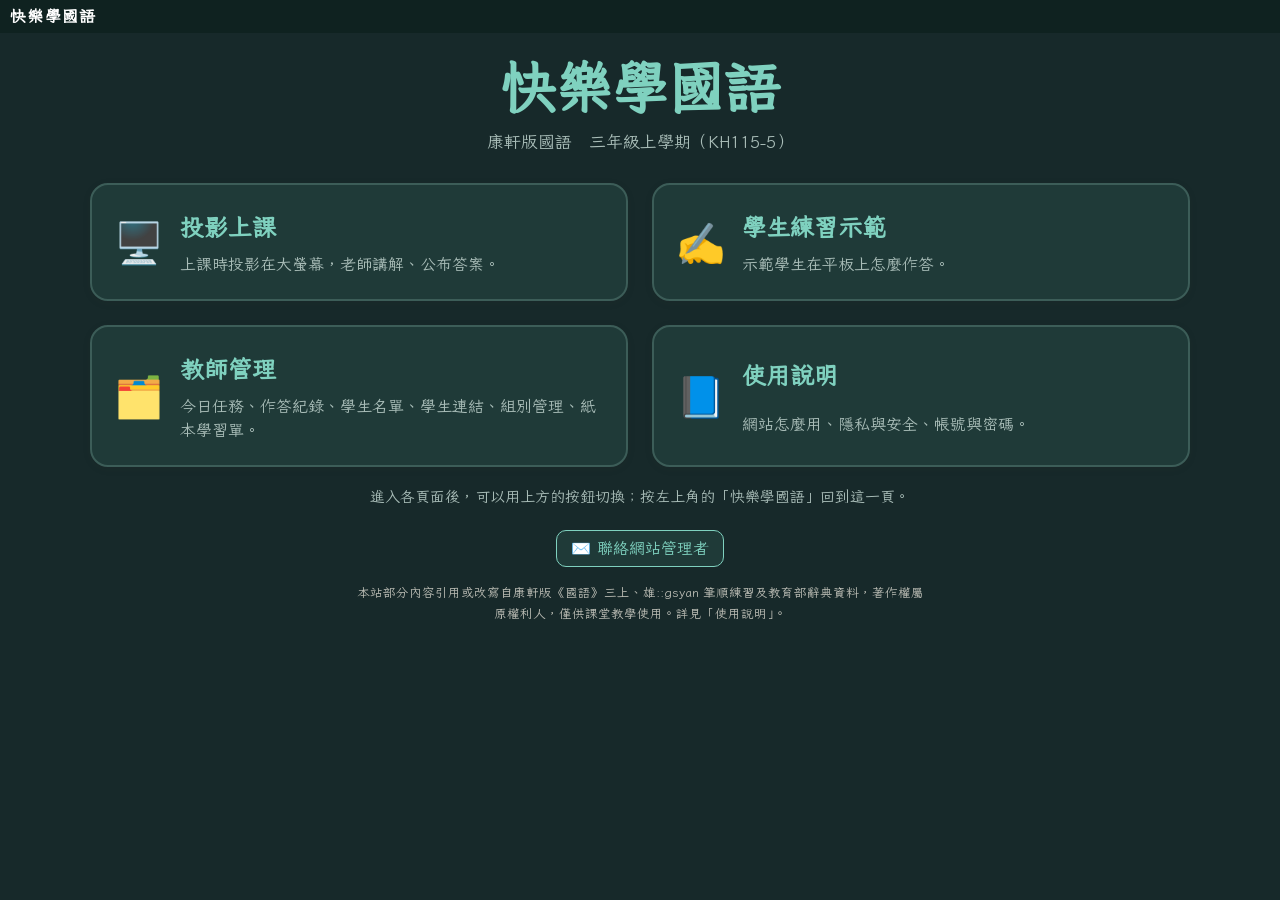
<file: index.html>
<!DOCTYPE html>
<html lang="zh-Hant-TW" data-lbase="lessons/">
<head>
<meta charset="utf-8">
<meta name="viewport" content="width=device-width, initial-scale=1">
<meta name="referrer" content="no-referrer">
<meta name="robots" content="noindex, nofollow">
<meta name="googlebot" content="noindex, nofollow">
<title>三上｜快樂學國語</title>
<link rel="icon" href="data:image/svg+xml,%3Csvg%20xmlns%3D%22http%3A%2F%2Fwww.w3.org%2F2000%2Fsvg%22%20viewBox%3D%220%200%2064%2064%22%3E%3Crect%20width%3D%2264%22%20height%3D%2264%22%20rx%3D%2214%22%20fill%3D%22%23d9822b%22%2F%3E%3Ctext%20x%3D%2232%22%20y%3D%2247%22%20font-size%3D%2244%22%20font-weight%3D%22700%22%20text-anchor%3D%22middle%22%20fill%3D%22%23fff%22%20font-family%3D%22PingFang%20TC%2CMicrosoft%20JhengHei%2CNoto%20Sans%20TC%2Csans-serif%22%3E%E4%B8%89%3C%2Ftext%3E%3C%2Fsvg%3E">



<link rel="preload" href="fonts/ui.woff2?v=25c73e00" as="font" type="font/woff2" crossorigin>
<link rel="stylesheet" href="app.css?v=b3cd5e7b">
<script src="app.js?v=cab80210" defer></script>
</head>
<body>
<header class="bar" id="bar">
  <div class="row">
    <h1>快樂學國語</h1>
    <span class="ver" title="康軒版 115 學年度 第 5 冊（三年級上學期）">KH115-5</span>
    <select id="lesson" aria-label="選擇課次"></select>
    <button type="button" id="mset" aria-expanded="false">設定</button>
    <a id="tback" class="tmgr" href="#">回到上課</a>
    <nav class="tabs" id="tabs" aria-label="課程內容"></nav>
    <span class="grow"></span>
    <span id="clsbadge" class="clsbadge mset" hidden title="目前的班級"></span>
    <label class="who mset" for="who">👤 <input id="who" type="text" placeholder="例：王小明" autocomplete="off"></label>
    <a class="tmgr mset" href="#teacher">教師管理</a>
    <span class="seg mset modeseg" role="group" aria-label="使用模式">
      <button type="button" id="m-proj" aria-pressed="true">投影上課</button>
      <button type="button" id="m-stu" aria-pressed="false" title="示範給學生看怎麼操作；學生自己用學生連結作答">學生練習示範</button>
    </span>
    <span class="seg mset tierseg" role="group" aria-label="示範哪一種練習" title="老師示範用：甲是標準層，乙是基礎層（學生畫面不會出現這個切換）">
      <button type="button" id="d-a" aria-pressed="true">甲</button>
      <button type="button" id="d-b" aria-pressed="false">乙</button>
    </span>
    <span class="seg mset" role="group" aria-label="注音">
      <button type="button" id="z-on" aria-pressed="true">注音</button>
      <button type="button" id="z-off" aria-pressed="false">無</button>
    </span>
    <span class="seg mset" role="group" aria-label="字級">
      <button type="button" id="f-n" aria-pressed="true">字一般</button>
      <button type="button" id="f-b" aria-pressed="false">放大</button>
    </span>
    <button type="button" class="tgl mset" id="snd" aria-pressed="true" title="答對答錯的提示音" aria-label="提示音">♪</button>
  </div>
</header>
<main id="main"></main>
<div id="result" role="dialog" aria-modal="true" aria-labelledby="rtitle"><div class="box" id="rbox"></div></div>
<div id="printArea"></div>
<div id="pop" role="dialog" aria-live="polite"><button type="button" class="btn x" id="popx">關閉</button><div id="popc"></div></div>





</body>
</html>
</file>
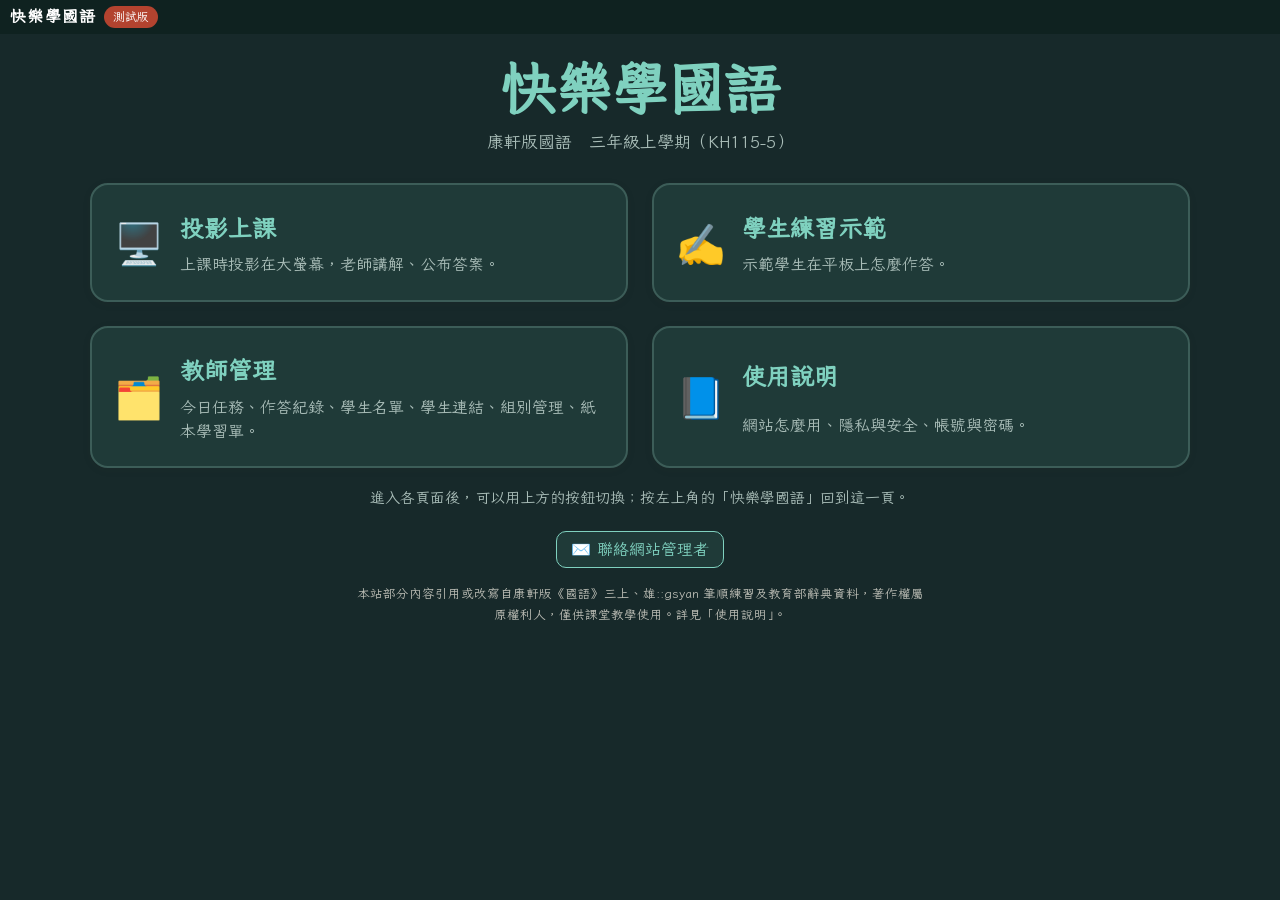
<file: test.html>
<!DOCTYPE html>
<html lang="zh-Hant-TW" data-lbase="t/lessons/">
<head>
<meta charset="utf-8">
<meta name="viewport" content="width=device-width, initial-scale=1">
<meta name="referrer" content="no-referrer">
<meta name="robots" content="noindex, nofollow">
<meta name="googlebot" content="noindex, nofollow">
<title>【測試版】三上｜快樂學國語</title>
<link rel="icon" href="data:image/svg+xml,%3Csvg%20xmlns%3D%22http%3A%2F%2Fwww.w3.org%2F2000%2Fsvg%22%20viewBox%3D%220%200%2064%2064%22%3E%3Crect%20width%3D%2264%22%20height%3D%2264%22%20rx%3D%2214%22%20fill%3D%22%23d9822b%22%2F%3E%3Ctext%20x%3D%2232%22%20y%3D%2247%22%20font-size%3D%2244%22%20font-weight%3D%22700%22%20text-anchor%3D%22middle%22%20fill%3D%22%23fff%22%20font-family%3D%22PingFang%20TC%2CMicrosoft%20JhengHei%2CNoto%20Sans%20TC%2Csans-serif%22%3E%E4%B8%89%3C%2Ftext%3E%3C%2Fsvg%3E">



<link rel="preload" href="t/fonts/ui.woff2?v=25c73e00" as="font" type="font/woff2" crossorigin>
<link rel="stylesheet" href="t/app.css?v=0372b69b">
<script src="t/app.js?v=940dc64a" defer></script>
</head>
<body>
<header class="bar" id="bar">
  <div class="row">
    <h1>快樂學國語</h1>
    <span class="ver" title="康軒版 115 學年度 第 5 冊（三年級上學期）">KH115-5</span>
    <select id="lesson" aria-label="選擇課次"></select>
    <button type="button" id="mset" aria-expanded="false">設定</button>
    <a id="tback" class="tmgr" href="#">回到上課</a>
    <nav class="tabs" id="tabs" aria-label="課程內容"></nav>
    <span class="grow"></span>
    <span id="clsbadge" class="clsbadge mset" hidden title="目前的班級"></span>
    <label class="who mset" for="who">👤 <input id="who" type="text" placeholder="例：王小明" autocomplete="off"></label>
    <a class="tmgr mset" href="#teacher">教師管理</a>
    <span class="seg mset modeseg" role="group" aria-label="使用模式">
      <button type="button" id="m-proj" aria-pressed="true">投影上課</button>
      <button type="button" id="m-stu" aria-pressed="false" title="示範給學生看怎麼操作；學生自己用學生連結作答">學生練習示範</button>
    </span>
    <span class="seg mset tierseg" role="group" aria-label="示範哪一種練習" title="老師示範用：甲是標準層，乙是基礎層（學生畫面不會出現這個切換）">
      <button type="button" id="d-a" aria-pressed="true">甲</button>
      <button type="button" id="d-b" aria-pressed="false">乙</button>
    </span>
    <span class="seg mset" role="group" aria-label="注音">
      <button type="button" id="z-on" aria-pressed="true">注音</button>
      <button type="button" id="z-off" aria-pressed="false">無</button>
    </span>
    <span class="seg mset" role="group" aria-label="字級">
      <button type="button" id="f-n" aria-pressed="true">字一般</button>
      <button type="button" id="f-b" aria-pressed="false">放大</button>
    </span>
    <button type="button" class="tgl mset" id="snd" aria-pressed="true" title="答對答錯的提示音" aria-label="提示音">♪</button>
  </div>
</header>
<main id="main"></main>
<div id="result" role="dialog" aria-modal="true" aria-labelledby="rtitle"><div class="box" id="rbox"></div></div>
<div id="printArea"></div>
<div id="pop" role="dialog" aria-live="polite"><button type="button" class="btn x" id="popx">關閉</button><div id="popc"></div></div>





</body>
</html>
</file>
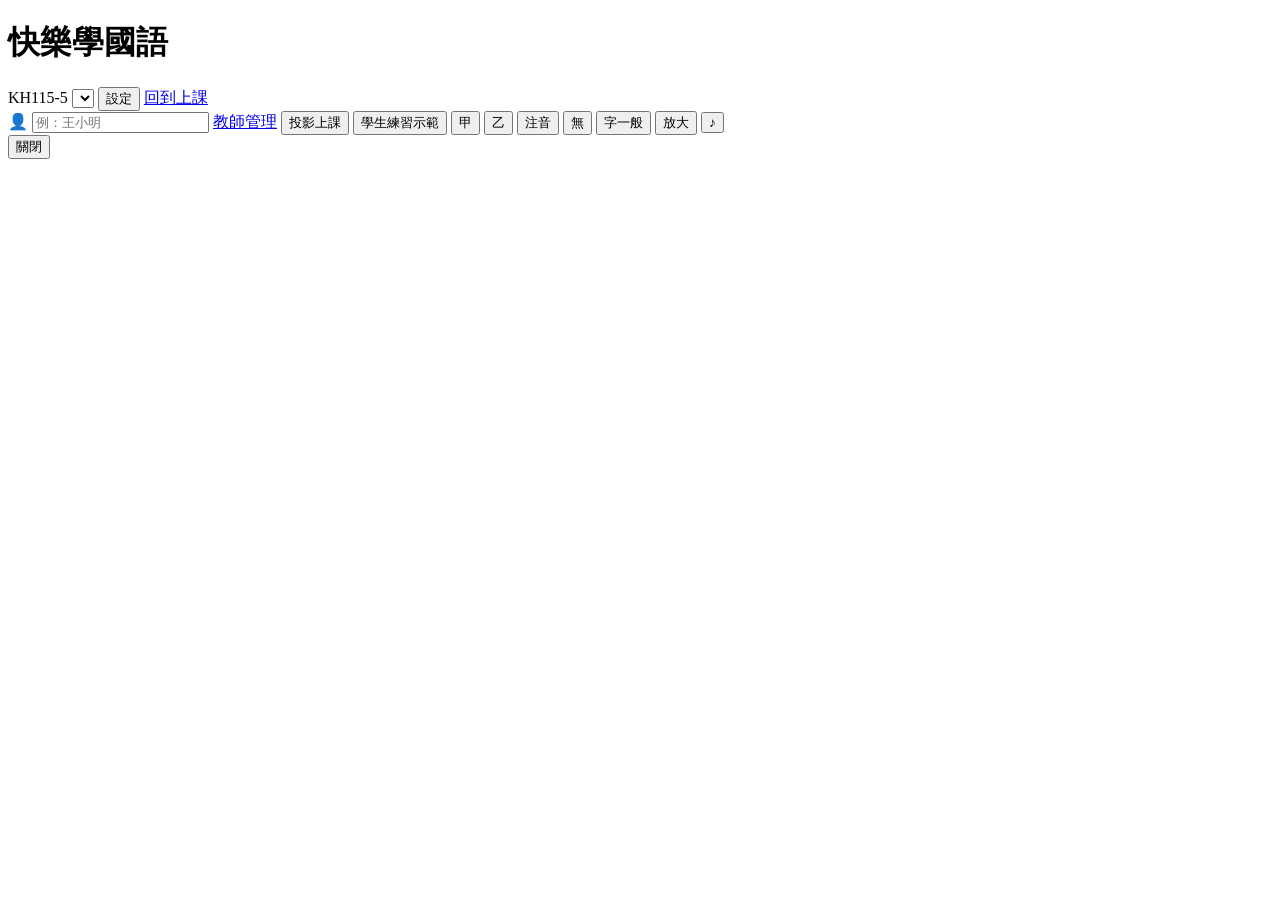
<file: src/body.html>
<!DOCTYPE html>
<html lang="zh-Hant-TW">
<head>
<meta charset="utf-8">
<meta name="viewport" content="width=device-width, initial-scale=1">
<meta name="referrer" content="no-referrer">
<meta name="robots" content="noindex, nofollow">
<meta name="googlebot" content="noindex, nofollow">
<title>三上｜快樂學國語</title>
<link rel="icon" href="data:image/svg+xml,%3Csvg%20xmlns%3D%22http%3A%2F%2Fwww.w3.org%2F2000%2Fsvg%22%20viewBox%3D%220%200%2064%2064%22%3E%3Crect%20width%3D%2264%22%20height%3D%2264%22%20rx%3D%2214%22%20fill%3D%22%23d9822b%22%2F%3E%3Ctext%20x%3D%2232%22%20y%3D%2247%22%20font-size%3D%2244%22%20font-weight%3D%22700%22%20text-anchor%3D%22middle%22%20fill%3D%22%23fff%22%20font-family%3D%22PingFang%20TC%2CMicrosoft%20JhengHei%2CNoto%20Sans%20TC%2Csans-serif%22%3E%E4%B8%89%3C%2Ftext%3E%3C%2Fsvg%3E">



</head>
<body>
<header class="bar" id="bar">
  <div class="row">
    <h1>快樂學國語</h1>
    <span class="ver" title="康軒版 115 學年度 第 5 冊（三年級上學期）">KH115-5</span>
    <select id="lesson" aria-label="選擇課次"></select>
    <button type="button" id="mset" aria-expanded="false">設定</button>
    <a id="tback" class="tmgr" href="#">回到上課</a>
    <nav class="tabs" id="tabs" aria-label="課程內容"></nav>
    <span class="grow"></span>
    <span id="clsbadge" class="clsbadge mset" hidden title="目前的班級"></span>
    <label class="who mset" for="who">👤 <input id="who" type="text" placeholder="例：王小明" autocomplete="off"></label>
    <a class="tmgr mset" href="#teacher">教師管理</a>
    <span class="seg mset modeseg" role="group" aria-label="使用模式">
      <button type="button" id="m-proj" aria-pressed="true">投影上課</button>
      <button type="button" id="m-stu" aria-pressed="false" title="示範給學生看怎麼操作；學生自己用學生連結作答">學生練習示範</button>
    </span>
    <span class="seg mset tierseg" role="group" aria-label="示範哪一種練習" title="老師示範用：甲是標準層，乙是基礎層（學生畫面不會出現這個切換）">
      <button type="button" id="d-a" aria-pressed="true">甲</button>
      <button type="button" id="d-b" aria-pressed="false">乙</button>
    </span>
    <span class="seg mset" role="group" aria-label="注音">
      <button type="button" id="z-on" aria-pressed="true">注音</button>
      <button type="button" id="z-off" aria-pressed="false">無</button>
    </span>
    <span class="seg mset" role="group" aria-label="字級">
      <button type="button" id="f-n" aria-pressed="true">字一般</button>
      <button type="button" id="f-b" aria-pressed="false">放大</button>
    </span>
    <button type="button" class="tgl mset" id="snd" aria-pressed="true" title="答對答錯的提示音" aria-label="提示音">♪</button>
  </div>
</header>
<main id="main"></main>
<div id="result" role="dialog" aria-modal="true" aria-labelledby="rtitle"><div class="box" id="rbox"></div></div>
<div id="printArea"></div>
<div id="pop" role="dialog" aria-live="polite"><button type="button" class="btn x" id="popx">關閉</button><div id="popc"></div></div>





</body>
</html>
</file>
<file: app.css>
/* 版面構想：上方一列工具（課次、分頁、模式、注音、字級），下方一次只顯示一張卡片，用按鈕或左右鍵切換，盡量不必上下滑動 */
/* 全站芫荽體：介面文字另存一份小字型；各課的芫荽體（--lf）與注音芫荽體（--zf）依課次子集，進入哪一課才載入 */
@font-face { font-family: "IansuiUI"; src: url(fonts/ui.woff2?v=25c73e00) format("woff2"); font-display: block; }
:root {
  --bg: #f4f1ea;            /* 米白紙色 */
  --paper: #fffdf8;
  --ink: #26302e;
  --muted: #6a7471;
  --accent: #1f6560;        /* 深青綠 */
  --accent-2: #e9a23b;      /* 暖橘，標示重點 */
  --accent-soft: #dcebe7;
  --mark: #ffe7a8;
  --ok: #217a45; --ok-bg: #e1f2e6;
  --no: #b83a2e; --no-bg: #fbe4df;
  --line: #d9d3c6;
  --cjk: var(--zf, "IansuiUI"), var(--lf, "IansuiUI"), "IansuiUI", sans-serif;
  --ui: "IansuiUI", var(--lf, "IansuiUI"), sans-serif;
  --nz: var(--lf, "IansuiUI"), "IansuiUI", sans-serif;
  --fs: clamp(18px, min(1.35vw, 2.6vh), 24px);
  --barh: 52px;
  color-scheme: light;
}
html.zy-off { --cjk: var(--lf, "IansuiUI"), "IansuiUI", sans-serif; }
html.proj { --fs: clamp(20px, min(1.55vw, 3vh), 28px); }
html.big { --fs: clamp(21px, min(1.6vw, 3.1vh), 28px); }
html.proj.big { --fs: clamp(23px, min(1.85vw, 3.6vh), 33px); }
* { box-sizing: border-box; }
[hidden] { display: none !important; }
html, body { margin: 0; height: 100%; background: var(--bg); color: var(--ink); }
body { font-family: var(--cjk); font-size: var(--fs); line-height: 1.65; display: flex; flex-direction: column; height: 100dvh; overflow: hidden; }
button, input, textarea, select { font: inherit; color: inherit; }
button { cursor: pointer; }
:focus-visible { outline: 3px solid var(--accent-2); outline-offset: 2px; }
.ui { font-family: var(--ui); }

/* ── 上方工具列（一列） ── */
header.bar { flex: none; background: var(--accent); color: #fff; font-family: var(--ui); font-size: 14px; line-height: 1.3; z-index: 20; }
.bar .row { display: flex; flex-wrap: nowrap; align-items: center; gap: 6px 8px; padding: 6px 10px; }
.bar h1 { font-size: 16px; margin: 0; font-weight: 700; letter-spacing: .08em; white-space: nowrap; }
.bar select { flex: none; background: rgba(255,255,255,.95); color: #26302e; border: 0; border-radius: 8px; padding: 5px 6px; max-width: 10.5em; }
nav.tabs { flex: 0 1 auto; min-width: 0; display: flex; gap: 2px; background: rgba(0,0,0,.18); border-radius: 10px; padding: 3px; overflow-x: auto; scrollbar-width: none; }
nav.tabs a { color: rgba(255,255,255,.85); text-decoration: none; padding: 5px 9px; border-radius: 8px; white-space: nowrap; }
nav.tabs a:hover { background: rgba(255,255,255,.12); }
nav.tabs a[aria-current="page"] { background: #fff; color: var(--accent); font-weight: 700; }
.bar .grow { flex: 1; }
@media (max-width: 1500px) { .bar .row { flex-wrap: wrap; } nav.tabs { order: 9; flex-basis: 100%; } }
.seg { flex: none; display: inline-flex; border: 1px solid rgba(255,255,255,.55); border-radius: 8px; overflow: hidden; }
.seg button { background: transparent; border: 0; color: #fff; padding: 5px 8px; white-space: nowrap; }
.seg button[aria-pressed="true"] { background: #fff; color: var(--accent); font-weight: 700; }
.who { flex: none; white-space: nowrap; display: none; align-items: center; gap: 6px; }
html.stulock:not(.proj) .who { display: inline-flex; }
html:not(.stulock) .who { display: none !important; }
html.stulock .who input { background: transparent; color: #fff !important; font-weight: 700; width: auto; max-width: 8em; padding: 5px 4px; cursor: default; field-sizing: content; }
.bar.tabrow .row { flex-wrap: wrap; }
.bar.tabrow nav.tabs { order: 9; flex-basis: 100%; }
.who input { width: 7.5em; color: #26302e !important; border: 0; border-radius: 8px; padding: 5px 9px; background: #fff; color: var(--ink); caret-color: var(--ink); font-family: var(--ui); }
.who input::placeholder { color: #8f9895; }

/* ── 主畫面 ── */
main { flex: 1; min-height: 0; display: flex; flex-direction: column; }
main.scrollpage { overflow: auto; padding: 18px 16px 40px; display: block; }
main.scrollpage > * { max-width: 1200px; margin: 0 auto 16px; }

/* 卡片組：上方小節籤＋說明、中間一張卡、下方切換 */
.deck { flex: 1; min-height: 0; display: flex; flex-direction: column; padding: 10px clamp(10px, 2vw, 28px) 10px; gap: 8px; }
.dtop { flex: none; display: flex; flex-wrap: wrap; align-items: center; gap: 6px 14px; font-family: var(--ui); font-size: 15px; line-height: 1.3; }
.dsec { display: flex; flex-wrap: wrap; gap: 4px; }
.dsec button { border: 1.5px solid var(--line); background: var(--paper); color: var(--muted); border-radius: 999px; padding: 4px 12px; }
.dsec button[aria-selected="true"] { border-color: var(--accent); background: var(--accent); color: #fff; font-weight: 700; }
.dhint { color: var(--muted); flex: 1; min-width: 12em; }
.dextra { display: flex; flex-wrap: wrap; gap: 6px; }
.dstage { flex: 1; min-height: 0; position: relative; display: flex; }
.slide { flex: 1; min-height: 0; overflow: auto; background: var(--paper); border-radius: 18px; box-shadow: 0 1px 0 var(--line), 0 6px 22px rgba(60,50,30,.07); padding: clamp(16px, 2.4vw, 36px) clamp(18px, 3vw, 48px); display: flex; flex-direction: column; }
.slide > .inner { width: 100%; max-width: 1440px; margin: 0 auto; }
.slide.finish > .inner { margin: auto; }
@media (min-width: 1000px) { .slide.top .paras { columns: 2; column-gap: 48px; } .slide.top .paras .para { break-inside: avoid; } }
.slide.top > .inner { margin-top: 0; }
.sl2 { display: grid; grid-template-columns: minmax(0, 1.25fr) minmax(0, 1fr); gap: clamp(16px, 3vw, 44px); align-items: start; }
.sl2.even { grid-template-columns: minmax(0, 1fr) minmax(0, 1fr); }
.sl2.narrow-r { grid-template-columns: minmax(0, 1.8fr) minmax(0, 1fr); }
@media (max-width: 820px) { .sl2, .sl2.even, .sl2.narrow-r { grid-template-columns: 1fr; } }
.kicker { font-family: var(--ui); font-size: .62em; color: var(--accent); background: var(--accent-soft); border-radius: 999px; padding: 2px 12px; display: inline-block; margin-bottom: .5em; line-height: 1.6; }
.qno { font-family: var(--ui); color: var(--accent-2); font-weight: 700; margin-right: .3em; }
.dbot { flex: none; display: flex; align-items: center; gap: 10px; font-family: var(--ui); font-size: 16px; line-height: 1.3; }
.nav { border: 0; background: var(--accent); color: #fff; border-radius: 12px; padding: 10px 18px; font-weight: 700; min-width: 7.5em; }
.nav:disabled { background: #c9cfcc; cursor: default; }
.dots { flex: 1; min-width: 0; display: flex; flex-wrap: nowrap; justify-content: safe center; gap: 4px; overflow-x: auto; scrollbar-width: none; padding: 2px 0; }
.dots .dot { flex: none; }
.dot { min-width: 30px; height: 30px; border-radius: 999px; border: 1.5px solid var(--line); background: var(--paper); color: var(--muted); font-size: 13px; padding: 0 6px; font-family: var(--ui); }
.dot.char { font-size: 17px; min-width: 34px; height: 34px; }
.dot.seen { border-color: #b8c6c2; color: var(--ink); }
.dot.ok { background: var(--ok-bg); border-color: var(--ok); color: var(--ok); }
.dot.no { background: var(--no-bg); border-color: var(--no); color: var(--no); }
.dot[aria-current="true"] { background: var(--accent); border-color: var(--accent); color: #fff; font-weight: 700; }
.dtools { display: flex; gap: 6px; }
.btn { border: 1.5px solid var(--accent); background: var(--paper); color: var(--accent); border-radius: 10px; padding: 7px 14px; font-family: var(--ui); font-size: 16px; line-height: 1.3; }
.btn.solid { background: var(--accent); color: #fff; }
.btn.warm { background: var(--accent-2); border-color: var(--accent-2); color: #2b1d05; font-weight: 700; }
.only-proj { display: none !important; }
html.proj .only-proj { display: inline-block !important; }
html.proj .only-stu { display: none !important; }
.tools { display: flex; flex-wrap: wrap; gap: 8px; margin-top: 12px; font-family: var(--ui); font-size: 16px; line-height: 1.3; }
.hint { color: var(--muted); font-size: .78em; }

/* ── 課文 ── */
.para { font-size: 1.06em; line-height: 1.85; text-indent: 2em; margin: 0; }
.w { font: inherit; background: none; border: 0; padding: 0; color: inherit; border-bottom: 3px solid var(--accent-2); cursor: pointer; text-indent: 0; }
.w[aria-pressed="true"] { background: var(--mark); }
.zi { background: var(--mark); border-radius: 4px; cursor: pointer; }
.para .w + .w { margin-left: 3px; }
.zi.on { outline: 2px solid var(--accent-2); }
.cinfo { display: flex; gap: 12px; align-items: flex-start; }
.cinfo img { width: 4.2em; border: 1.5px solid var(--line); border-radius: 10px; background: #fff; flex: none; }
.cinfo ol { margin: 4px 0 0; padding-left: 1.3em; font-family: var(--ui); }
.side h3 + .wordlist { margin-bottom: 4px; }
.side h3.sub { margin-top: 12px; }
html.plaintext .w { border-bottom-color: transparent; } html.plaintext .zi { background: none; }
.side { background: var(--bg); border-radius: 14px; padding: 14px 18px; }
.side h3 { margin: 0 0 8px; font-family: var(--ui); font-size: .7em; color: var(--muted); font-weight: 400; }
.wordlist { display: flex; flex-wrap: wrap; gap: 8px; }
.wordlist .w { border: 1.5px solid var(--line); border-radius: 999px; padding: 0 12px; background: var(--paper); }
.wordlist .w[aria-pressed="true"] { border-color: var(--accent); background: var(--accent-soft); }
.panel { margin-top: 12px; padding-top: 10px; border-top: 2px dashed var(--line); min-height: 4.5em; }
.w2 { font-size: 1.3em; font-weight: 700; color: var(--accent); }
#pop { position: fixed; left: 50%; top: 80px; transform: translateX(-50%); width: min(720px, calc(100% - 32px)); background: var(--paper); border: 2px solid var(--accent); border-radius: 14px; padding: 14px 20px; box-shadow: 0 10px 30px rgba(0,0,0,.18); z-index: 30; display: none; }
#pop.show { display: block; }
#pop .x { position: absolute; right: 10px; top: 8px; }

/* ── 詞語卡 ── */
.flash { text-align: center; display: grid; gap: .5em; justify-items: center; }
.flash .t { font-size: 2.3em; font-weight: 700; color: var(--accent); line-height: 1.5; }
.flash .def { font-size: 1.1em; max-width: 30em; }
.flash .ex { color: var(--muted); max-width: 32em; }
.tag { font-family: var(--ui); font-size: .6em; background: #f6e7c8; color: #7a5410; border-radius: 999px; padding: 2px 12px; }

/* ── 生字卡 ── */
.cslide { display: grid; grid-template-columns: auto minmax(0, 1fr); gap: clamp(18px, 3vw, 48px); align-items: start; }
@media (max-width: 820px) { .cslide { grid-template-columns: 1fr; } }
.cimg { display: grid; justify-items: center; gap: 12px; }
.cimg .row { display: flex; align-items: center; gap: 6px; }
.cimg img { width: clamp(130px, 15vw, 220px); border: 2px solid var(--line); border-radius: 14px; background: #fff; }
.cimg .zb { font-size: 2.1em; }
.radb { display: flex; align-items: center; gap: 8px; font-family: var(--ui); }
.radb button { width: 2.2em; height: 2.2em; border: 2px solid #b9c3c0; border-radius: 8px; background: #fff; font-family: var(--cjk); font-size: 1em; padding: 0; }
.think { font-family: var(--ui); font-size: .8em; color: var(--muted); max-width: 15em; text-align: center; line-height: 1.6; }
.wchips { display: flex; flex-wrap: wrap; gap: 10px; margin-bottom: 14px; }
.wchip { display: inline-flex; align-items: center; gap: 2px; padding: 4px 14px; border: 2px solid #bcd6d1; background: #eef6f4; border-radius: 14px; font-family: var(--ui); font-size: 1.2em; font-weight: 700; }
.sents { display: grid; gap: 4px; font-family: var(--ui); }
.wchip.zyw { font-family: var(--cjk); font-size: 2.1em; font-weight: 400; padding: 2px 16px 2px 20px; gap: 10px; letter-spacing: .12em; }
.wchip.zyw .say { font-size: .5em; }
.zb.fixed { cursor: default; color: inherit; }
.wchip .tocore { font-family: var(--ui); font-size: .42em; padding: .25em .6em; border-radius: 10px; background: #ffd34d; color: #3b2c00; border-color: #e0b400; font-weight: 700; letter-spacing: 0; }
.cslide .wchips { gap: 14px; }
html.proj .cimg img { width: clamp(150px, 16vw, 280px); }
.sents .q { margin: 0; padding: 6px 0; border-bottom: 1px dashed var(--line); line-height: 2; }
.sents .q:last-child { border-bottom: 0; }
.menu { position: absolute; z-index: 35; background: var(--paper); border: 2px solid var(--accent); border-radius: 12px; padding: 8px; display: flex; flex-wrap: wrap; gap: 8px; box-shadow: 0 8px 20px rgba(0,0,0,.15); font-size: var(--fs); }

/* 直式注音框 */
.zb { display: inline-grid; grid-template-columns: auto .42em; grid-auto-rows: .62em; align-content: center; justify-items: center; min-width: 1.25em; min-height: 2.4em; padding: .15em .05em .15em .2em; margin: 0 .08em; vertical-align: middle; border: 2px solid #b4bdb9; border-left-color: transparent; border-right-color: transparent; border-radius: 50% / 18%; background: transparent; font-family: var(--ui); line-height: 1; cursor: pointer; }
.zb span { font-size: .6em; line-height: 1.03; grid-column: 1; }
.zb .tn { grid-column: 2; font-size: .55em; justify-self: start; }
.zb .lt { font-size: .45em; }
.zb.hide span { visibility: hidden; }
.zb:not(.hide) { border-color: transparent; }

/* ── 題目 ── */
.stem { font-size: 1.08em; margin-bottom: .5em; line-height: 1.75; }
.opts { display: grid; gap: 10px; }
.opt { text-align: left; background: var(--paper); border: 2px solid var(--line); border-radius: 14px; padding: 8px 16px; line-height: 1.7; }
.opt:hover { border-color: #a9bcb7; }
.opt.sel { border-color: var(--accent); background: var(--accent-soft); }
.opt.ok, .chip.ok, .blank.ok, .yn.ok, .ab.ok { border-color: var(--ok); background: var(--ok-bg); }
.opt.no, .chip.no, .blank.no, .yn.no, .ab.no { border-color: var(--no); background: var(--no-bg); }
.why { font-size: .85em; color: var(--muted); display: none; margin-top: .6em; padding: 8px 14px; background: var(--bg); border-radius: 10px; }
.revealed .why, .answered .why { display: block; }
.big-line { font-size: 1.1em; line-height: 1.95; }
.bank { display: flex; flex-wrap: wrap; gap: 10px; padding: 12px; border: 2px dashed #c6d7d3; border-radius: 14px; background: #f7fbfa; }
.bank .hint { flex-basis: 100%; }
.chip { background: var(--paper); border: 2px solid var(--accent); border-radius: 999px; padding: 2px 16px; line-height: 1.8; }
.blank { display: inline-block; min-width: 4em; border: 0; border-bottom: 3px solid var(--ink); background: transparent; padding: 0 8px; text-align: center; vertical-align: baseline; line-height: 1.6; border-radius: 6px 6px 0 0; }
.blank.sel { background: var(--mark); }
input.blank { font-family: var(--cjk); }
.yn, .ab { border: 2px solid var(--line); background: var(--paper); border-radius: 12px; padding: 4px 18px; min-width: 2.6em; }
.row2 { display: flex; flex-wrap: wrap; gap: 10px; align-items: center; }
.pickwrap { margin-top: .8em; }
textarea { width: 100%; min-height: 3.4em; border: 2px solid var(--line); border-radius: 12px; padding: 8px 12px; font-family: var(--cjk); background: #fff; }
.ref { display: none; margin-top: 8px; padding: 8px 14px; border-left: 4px solid var(--accent-2); background: #fbf3e2; border-radius: 0 10px 10px 0; }
.ref.show { display: block; }
nav.tabs a.locked { opacity: .5; }
nav.tabs a.today { color: #ffe08a; font-weight: 700; }
nav.tabs a.today[aria-current="page"] { color: var(--accent); }
.dsec button.today { border-color: var(--accent-2); }
html.proj .ref { background: #fbf3e2; color: #26302e; }
textarea { color: #26302e; }
html.proj .ttable tr.low td { background: #4a2f2a; }
#tunlock { position: fixed; left: 6px; bottom: 6px; z-index: 61; font-family: var(--ui); font-size: 12px; color: var(--muted); background: transparent; border: 1px solid transparent; border-radius: 6px; padding: 2px 6px; opacity: .45; }
#tunlock:hover, #tunlock:focus { opacity: 1; border-color: var(--line); }
/* 學生第一次打開：先輸入名字 */
#namegate { position: fixed; inset: 0; z-index: 60; background: rgba(20,30,28,.55); display: flex; align-items: center; justify-content: center; padding: 16px; }
#namegate .ng { background: var(--paper); color: var(--ink); border-radius: 20px; padding: 26px 28px; width: min(480px, 100%); text-align: center; font-family: var(--ui); box-shadow: 0 10px 40px rgba(0,0,0,.25); }
#namegate h2 { margin: 0 0 6px; color: var(--accent); font-size: 1.6em; }
#namegate input { font-size: 26px; padding: 10px 14px; width: 100%; border: 2px solid var(--accent); border-radius: 12px; text-align: center; margin: 14px 0; font-family: var(--cjk); color: #26302e; background: #fff; }
#namegate .btn { font-size: 20px; padding: 12px 22px; }
#namegate .nbtns { display: flex; gap: 12px; justify-content: center; flex-wrap: wrap; margin-top: 8px; }
.step { font-family: var(--ui); font-size: .62em; color: #fff; background: var(--accent); border-radius: 999px; padding: 1px 10px; margin-right: .5em; vertical-align: .15em; }
.blk { margin-bottom: 1em; }
.legend { display: grid; gap: 4px; font-size: .9em; padding: 10px 14px; background: var(--bg); border-radius: 12px; margin-bottom: 1em; }
.legend b { color: var(--accent); margin-right: .4em; }
.sim { display: flex; flex-wrap: wrap; justify-content: center; gap: 18px 40px; }
.sim > div { text-align: center; background: var(--bg); border-radius: 16px; padding: 14px 26px; }
.sim b { display: block; font-size: 2.6em; line-height: 1.4; color: var(--accent); }
.pat { font-size: 1.8em; color: var(--accent); font-weight: 700; margin-bottom: .3em; }
.checklist { list-style: none; padding: 0; margin: 6px 0 0; font-size: .85em; }
.checklist label { display: flex; gap: 10px; align-items: center; }
.checklist input { width: 1.1em; height: 1.1em; }
table.t { border-collapse: collapse; width: 100%; font-family: var(--ui); font-size: 17px; line-height: 1.6; }
.t th, .t td { border: 1px solid var(--line); padding: 8px 12px; vertical-align: top; text-align: left; }
.t th { background: var(--accent-soft); }
.done { text-align: center; display: grid; gap: 14px; justify-items: center; }
.done .big { font-size: 1.6em; color: var(--accent); font-weight: 700; }

/* 交給老師與彈出視窗 */
#result { position: fixed; inset: 0; background: rgba(20,30,28,.45); z-index: 70; display: none; align-items: center; justify-content: center; padding: 16px; }
#result.show { display: flex; }
#result .box { background: var(--paper); border-radius: 16px; padding: 18px 22px; width: min(760px, 100%); max-height: 90vh; overflow: auto; font-family: var(--ui); font-size: 17px; line-height: 1.6; }
#result table { width: 100%; border-collapse: collapse; }
#result td, #result th { border: 1px solid var(--line); padding: 4px 8px; text-align: left; }
#result pre { white-space: pre-wrap; background: var(--bg); padding: 8px; border-radius: 8px; font-size: 15px; font-family: var(--ui); }

/* 老師後臺 */
#main.tview, #main.tview * { font-family: var(--ui) !important; }
#main.tview { font-size: 18px; }
section.card { background: var(--paper); border: 1px solid var(--line); border-radius: 14px; padding: 16px 20px; }
.card h2 { margin: 0 0 6px; font-size: 1.15em; color: var(--accent); }
.teacherlink { font-size: 13px; color: rgba(255,255,255,.75) !important; text-decoration: none; }
.tkey, .tsel { font-family: var(--ui); font-size: 16px; padding: 6px 10px; border: 1px solid var(--line); border-radius: 8px; background: #fff; color: #26302e; }
.tscroll { overflow-x: auto; }
.ttable { width: 100%; border-collapse: collapse; font-size: 16px; }
.ttable th, .ttable td { border-bottom: 1px solid var(--line); padding: 8px 10px; text-align: left; vertical-align: top; }
.ttable thead th { background: var(--accent-soft); }
.ttable tr.low td { background: #fdf0ec; }
.tdetail td { background: var(--bg); }
.ti { padding: 3px 0; } .tm { display: inline-block; min-width: 7em; font-weight: 700; margin-right: 8px; }
.tm.ok { color: #2e7d4f; } .tm.mid { color: #b07a12; } .tm.ng { color: #c0392b; } .tm.tx { color: #33658a; }


/* 多感官與細部 */
.say { display: inline-flex; align-items: center; justify-content: center; width: 1.7em; height: 1.7em; border-radius: 999px; border: 1.5px solid #c9d8d4; background: #fff; color: var(--accent); font-size: 16px; padding: 0; vertical-align: middle; margin: 0 .25em; flex: none; }
.say:hover { background: var(--accent-soft); }
.say.on { background: var(--accent-2); border-color: var(--accent-2); color: #2b1d05; }
.say-btn { display: inline-flex; align-items: center; gap: 6px; }
.say-btn.on { background: var(--accent-2); border-color: var(--accent-2); color: #2b1d05; }
.sayrow { float: right; margin: -4px -6px 0 8px; }
::highlight(reading) { background-color: #ffd86b; }
.rowh { display: flex; align-items: center; gap: 12px; margin-bottom: .5em; }
.rowh .kicker { margin: 0; }
.paras .para + .para { margin-top: .6em; }
.pn { font-family: var(--ui); font-size: .55em; color: #fff; background: var(--accent); border-radius: 999px; padding: 0 .55em; margin-right: .4em; vertical-align: .2em; }
.pl { font-family: var(--ui); }
details.more { margin-top: 10px; font-size: .85em; }
details.more summary { font-family: var(--ui); font-size: 15px; color: var(--accent); cursor: pointer; }
details.more ol { margin: 4px 0; padding-left: 1.4em; }
.seg2 { display: inline-flex; border: 1.5px solid var(--accent); border-radius: 10px; overflow: hidden; }
.seg2 button { border: 0; background: var(--paper); color: var(--accent); padding: 5px 12px; }
.seg2 button[aria-pressed="true"] { background: var(--accent); color: #fff; font-weight: 700; }
.tgl { border: 1px solid rgba(255,255,255,.55); background: transparent; color: #fff; border-radius: 8px; padding: 5px 10px; }
.tgl[aria-pressed="false"] { opacity: .55; text-decoration: line-through; }
.tgl { flex: none; }
.cslide .hint { font-family: var(--ui); }
#rbox.trace { width: auto; text-align: center; }
#rbox.trace canvas { border-radius: 8px; box-shadow: 0 0 0 1px var(--line); cursor: crosshair; }
#rbox.trace .tools { justify-content: center; }

/* 改錯字與手寫輸入 */
.gcline { margin: .4em 0 .8em; }
.gc { font: inherit; border: 0; background: transparent; padding: 0 .02em; border-radius: 6px; cursor: pointer; }
.gc:hover { background: var(--accent-soft); }
.gc.no2 { background: #f1ece2; }
.gc.found { background: var(--no-bg); outline: 2px solid var(--no); }
.gc.fixed { background: var(--ok-bg); outline: 2px solid var(--ok); }
.gc s { color: var(--no); margin-right: .1em; font-size: .8em; }
.gcarea .hwpad { display: flex; flex-wrap: wrap; gap: 18px; align-items: flex-start; }
.hwcv canvas { width: 220px; height: 220px; border-radius: 8px; box-shadow: 0 0 0 1px var(--line); background: #fff; }
.hwcv .tools { margin-top: 6px; }
.hwr { display: grid; gap: 12px; min-width: 14em; }
.cands { display: flex; flex-wrap: wrap; gap: 8px; min-height: 2.6em; align-items: center; }
.cands .chip { font-size: 1.3em; padding: 0 .6em; }
.hwin { width: 5em; font-size: 1.2em; text-align: center; border: 2px solid var(--line); border-radius: 10px; padding: 4px; font-family: var(--ui); }
.gcres { margin-top: 8px; font-family: var(--ui); }
.okmsg { color: var(--ok); font-weight: 700; } .nomsg { color: var(--no); }

/* ── 學生練習：進度條、提示 ── */
.prog { flex: none; display: flex; align-items: center; gap: 10px; font-family: var(--ui); font-size: 14px; color: var(--muted); }
.prog .pbar { flex: 1; height: 8px; background: #e6e0d3; border-radius: 999px; overflow: hidden; }
.prog .pbar i { display: block; height: 100%; width: 0; background: linear-gradient(90deg, var(--accent), #3c9a8f); border-radius: 999px; transition: width .3s; }
.hintbtn { margin-left: 8px; border-color: var(--accent-2); color: #8a5a0b; background: #fff6e3; }
.q > .hintbtn { margin-top: 10px; }
.elim { opacity: .25; text-decoration: line-through; pointer-events: none; }
.tipch { display: inline-block; margin-left: 8px; font-family: var(--ui); font-size: .78em; color: #8a5a0b; background: #fff6e3; border: 1px dashed var(--accent-2); border-radius: 8px; padding: 0 8px; }
.tipch .chip { margin: 4px; font-family: var(--cjk); }
/* 句子重組、字義 */
.czpool { display: flex; flex-wrap: wrap; gap: 10px; margin-top: 1em; }
.czchip { border: 2px solid #bcd6d1; background: #eef6f4; color: var(--ink); border-radius: 12px; padding: 6px 14px; text-align: left; line-height: 1.6; }
.czchip:disabled { opacity: .3; }
.czans { min-height: 2.2em; padding: 8px 12px; border: 2px dashed var(--line); border-radius: 14px; }
.czans .czchip.on { background: #fff; border-color: var(--accent); }
.czans.ok { border-style: solid; border-color: var(--ok); background: var(--ok-bg); }
.czans.no { border-style: solid; border-color: var(--no); background: var(--no-bg); }
.zyrows { display: grid; gap: 10px; }
.zyrow { display: flex; align-items: center; gap: 16px; }
.zyrow .zw { min-width: 5em; font-size: 1.15em; font-weight: 700; }
.exbox { background: var(--bg); border-radius: 12px; padding: 10px 16px; margin: 6px 0 10px; }
.exbox b { color: var(--accent); background: var(--mark); border-radius: 4px; }

/* ── 投影上課工具 ── */
.ptools { display: flex; flex-wrap: wrap; gap: 4px; align-items: center; }
.tbtn { border: 1px solid var(--line); background: transparent; color: var(--muted); border-radius: 8px; padding: 6px 10px; font-size: 14px; }
.tbtn.on { background: var(--accent-2); border-color: var(--accent-2); color: #2b1d05; font-weight: 700; }
.pcolors { display: inline-flex; gap: 4px; align-items: center; }
.pc { width: 22px; height: 22px; border-radius: 50%; border: 2px solid rgba(255,255,255,.6); padding: 0; }
.pc.x { background: transparent; color: var(--muted); font-size: 12px; border-color: var(--line); }
.dhost { flex: 1; min-height: 0; display: flex; }
canvas.pen { position: absolute; inset: 0; width: 100%; height: 100%; pointer-events: none; z-index: 5; border-radius: 18px; }
canvas.pen.on { pointer-events: auto; cursor: crosshair; touch-action: none; }
.veil { visibility: visible !important; color: transparent !important; background: repeating-linear-gradient(45deg, rgba(255,255,255,.06) 0 8px, rgba(255,255,255,.12) 8px 16px) !important; border-style: dashed !important; }
.veil * { visibility: hidden; }
.timer { position: fixed; right: 18px; top: 64px; z-index: 45; font-family: var(--ui); font-size: 30px; font-weight: 700; background: var(--accent-2); color: #2b1d05; border: 0; border-radius: 16px; padding: 6px 18px; box-shadow: 0 6px 18px rgba(0,0,0,.25); }
.timer.warn { background: #ff7a6b; }
.timer.end { animation: blink .5s step-end infinite; } @keyframes blink { 50% { opacity: .3; } }
#rbox.lots { text-align: center; }
.lotstage { display: flex; justify-content: center; padding: 14px 0; }
.lotcard { min-width: 8em; padding: 18px 30px; border-radius: 22px; background: #e9a23b; color: #fff; font-size: 54px; font-weight: 700; font-family: var(--ui); text-shadow: 0 2px 0 rgba(0,0,0,.15); transition: transform .15s; }
.lotcard.win { transform: scale(1.12) rotate(-2deg); box-shadow: 0 0 0 8px rgba(233,162,59,.35), 0 0 40px rgba(233,162,59,.6); }
.lotchips { display: flex; flex-wrap: wrap; gap: 6px; justify-content: center; margin: 6px 0; }
.lotchip { border: 1px solid var(--line); border-radius: 999px; padding: 2px 12px; }
.lotchip.used { opacity: .35; text-decoration: line-through; }
.btn.big { font-size: 22px; padding: 10px 34px; }
#rbox.lots .tools { justify-content: center; align-items: center; }
.lotedit { margin-top: 10px; text-align: left; }

/* ── 投影上課：深色黑板風格 ── */
html.proj { --bg: #17292a; --paper: #1f3a38; --ink: #f2eee3; --muted: #a9bdb8; --accent: #7fd1bf; --accent-soft: #2b4f4a; --mark: #6b5418; --line: #3c5d58;
  --ok: #8fe0a6; --ok-bg: #24503a; --no: #ff9a8b; --no-bg: #5a2c2a; }
html.proj header.bar { background: #0f2220; }
html.proj nav.tabs a[aria-current="page"] { color: #0f2220; }
/* 上方分頁更醒目：字放大、每個分頁有框，目前所在的分頁用亮橘色（老師 11/16 要求） */
nav.tabs { gap: 6px; padding: 4px; }
nav.tabs a { font-size: 1.12em; padding: 5px 14px; border: 2px solid rgba(255,255,255,.28); }
nav.tabs a[aria-current="page"], html.proj nav.tabs a[aria-current="page"] { background: #ffb43c; border-color: #ffd98a; color: #2a1a00; font-weight: 700; box-shadow: 0 0 0 3px rgba(255,180,60,.35); }
nav.tabs a.today[aria-current="page"] { color: #2a1a00; }
nav.tabs a.notyet { opacity: .45; border-style: dashed; }
html.proj .seg button[aria-pressed="true"] { color: #0f2220; }
html.proj .slide { box-shadow: 0 0 0 1px #2e4b47, 0 10px 30px rgba(0,0,0,.35); }
html.proj .nav, html.proj .btn.solid, html.proj .dsec button[aria-selected="true"], html.proj .dot[aria-current="true"], html.proj .step, html.proj .pn, html.proj .seg2 button[aria-pressed="true"] { color: #0f2220; }
html.proj .nav:disabled { background: #33504c; color: #6f8a85; }
html.proj .opt, html.proj .ab, html.proj .yn, html.proj .chip, html.proj .wordlist .w, html.proj .dsec button:not([aria-selected="true"]) { background: #234441; color: var(--ink); }
html.proj .dot:not([aria-current="true"]):not(.ok):not(.no) { background: #234441; color: var(--ink); }
html.proj .dot[aria-current="true"] { background: var(--accent); border-color: var(--accent); color: #0f2220; }
html.proj .czans .czchip.on { background: #2b4f4a; color: var(--ink); border-color: var(--accent); }
html.proj .czchip:disabled { opacity: .45; }
html.proj .side, html.proj .legend, html.proj .exbox, html.proj .sents, html.proj .why { background: #193230; }
html.proj .bank { background: #193230; border-color: #3c5d58; }
html.proj .wchip { background: #e8f2ef; color: #1f2b28; border-color: #bcd6d1; }
html.proj .wchip .say { background: #fff; }
html.proj .blank { border-bottom-color: var(--ink); }
html.proj .zi { background: #6b5418; color: #fff3cf; }
html.proj .w { border-bottom-color: #f2b552; }
html.proj .kicker, html.proj .tag { background: #2b4f4a; color: #bfeee2; }
html.proj .say { background: #234441; border-color: #3c5d58; color: var(--accent); }
html.proj .cimg img, html.proj .cinfo img { border-color: #3c5d58; }
html.proj .radb button { background: #f2eee3; color: #1f2b28; }
html.proj .flash .t, html.proj .pat, html.proj .w2 { color: #9fe3d2; }
html.proj .czchip { background: #234441; color: var(--ink); border-color: #3c5d58; }
html.proj ::highlight(reading) { background-color: #8a6a12; }
html.proj .zb { border-color: #6f8a85; border-left-color: transparent; border-right-color: transparent; }
html.proj .zb:not(.hide) { border-color: transparent; }
html.proj textarea, html.proj .hwin { background: #fff; color: #1f2b28; }
html.proj .menu { background: #1f3a38; }
html.proj #result .box { background: #fffdf8; color: #26302e; --ink: #26302e; --muted: #6a7471; --line: #d9d3c6; --accent: #1f6560; --paper: #fffdf8; --bg: #f4f1ea; }
html.proj .gc:hover { background: #2b4f4a; }

/* ── 列印 ── */
#printArea { display: none; }
@media print {
  @page { size: A4; margin: 12mm; }
  html.printing, html.printing body { height: auto !important; overflow: visible !important; display: block !important; background: #fff !important; }
  html.printing body > *:not(#printArea) { display: none !important; }
  html.printing #printArea { display: block; color: #111; font-family: var(--cjk); font-size: 13pt; line-height: 1.9; }
  #printArea h1 { font-size: 16pt; display: flex; justify-content: space-between; border-bottom: 2px solid #333; margin: 0 0 4mm; }
  #printArea h1 small, #printArea h2 small { font-size: 10pt; font-weight: 400; margin-left: 4mm; }
  #printArea h2 { font-size: 13pt; margin: 5mm 0 2mm; padding: 1mm 3mm; background: #eee; border-radius: 2mm; -webkit-print-color-adjust: exact; print-color-adjust: exact; }
  #printArea .pitem { display: grid; grid-template-columns: 7mm 1fr; gap: 2mm; break-inside: avoid; padding: 2mm 0; border-bottom: 1px dashed #ccc; }
  #printArea .pno { font-family: var(--ui); font-weight: 700; }
  #printArea .slide, #printArea .inner { display: block; }
  #printArea button { border: 1px solid #999 !important; background: #fff !important; color: #111 !important; border-radius: 2mm; font-size: 12pt; padding: 0 3mm; }
  #printArea .blank { border: 0 !important; border-bottom: 1.5px solid #111 !important; border-radius: 0 !important; min-width: 4em; }
  #printArea .flash { text-align: left; justify-items: start; }
  #printArea .flash .t { font-size: 16pt; color: #111; }
  #printArea .sl2, #printArea .cslide { grid-template-columns: 1fr 1fr; }
  #printArea .pbox { width: 30mm; height: 30mm; border: 1px solid #c97a6d; }
  #printArea .plines i { display: block; height: 10mm; border-bottom: 1px solid #999; }
  #printArea .legend, #printArea .exbox, #printArea .bank, #printArea .side { background: #f5f5f5 !important; }
  #printArea .zb.hide span { visibility: hidden; }
  #printArea img { max-width: 30mm; }
  #printArea .kicker, #printArea .tag, #printArea .step { color: #111 !important; background: #eee !important; }
}

/* 綜合練習 */
.blank.wz { min-width: 2.6em; text-align: center; }
.zyq { font-size: .72em; color: var(--accent); letter-spacing: .05em; }
u.tgt { text-decoration: none; border-bottom: 4px solid var(--accent-2); }

.clsbadge { font-size: 13px; background: rgba(255,255,255,.18); border-radius: 999px; padding: 3px 10px; white-space: nowrap; }
.clsbadge.bad { background: #ff7a6b; }
.ver { font-family: var(--ui); font-size: 13px; letter-spacing: .02em; border: 1px solid rgba(255,255,255,.55); border-radius: 6px; padding: 2px 7px; white-space: nowrap; flex: none; }
html.tmode .ver { display: none; }
@media (max-width: 700px) { .ver { font-size: 12px; padding: 1px 5px; } }
.tmgr { color: #fff; text-decoration: none; border: 1px solid rgba(255,255,255,.55); border-radius: 8px; padding: 5px 10px; white-space: nowrap; flex: none; }
.tmgr[aria-current="page"] { background: #fff; color: #1f6560; font-weight: 700; }
html:not(.proj):not(.tmode) .tmgr { display: none !important; }
html.stulock .modeseg, html.stulock .tmgr { display: none !important; }
#tback { display: none !important; }
html.tmode #tback { display: inline-block !important; margin-left: auto; }
html.tmode #tabs, html.tmode .mset, html.tmode #lesson, html.tmode #mset { display: none !important; }
.tbar { display: flex; flex-wrap: wrap; align-items: center; gap: 10px; font-family: var(--ui); font-size: 16px; background: var(--paper); border: 1.5px solid var(--line); border-radius: 14px; padding: 10px 16px; margin-bottom: 10px; }
.tbar .grow { flex: 1; }
.ttabs { display: flex; flex-wrap: wrap; gap: 6px; margin: 0 0 12px; font-family: var(--ui); }
.ttabs button { border: 1.5px solid var(--line); background: var(--paper); color: var(--ink); border-radius: 999px; padding: 6px 16px; font-size: 16px; }
.ttabs button[aria-selected="true"] { background: var(--accent); color: #fff; border-color: var(--accent); font-weight: 700; }
html.proj .ttabs button[aria-selected="true"] { color: #0f2220; }
.tqr { margin: 12px 0; } .tqr svg { width: 200px; height: 200px; background: #fff; border-radius: 8px; }
.tlogin { max-width: 900px; margin: 0 auto; }
.dimt td.dc { text-align: center; line-height: 1.25; min-width: 6.5em; }
.dimt td.dc b { display: block; font-size: 1.15em; }
.dimt td.dc small { display: block; font-size: .78em; opacity: .85; }
.dimt td.good { background: #e1f2e6; color: #1d5e37; } .dimt td.mid { background: #fff3d6; color: #6b4708; } .dimt td.low { background: #fbe4df; color: #8e2c22; }
.dimt th.dn { text-align: left; white-space: nowrap; } .dimt th.dn small { display: block; font-weight: 400; opacity: .7; font-size: .78em; }
.dcomp { display: block; font-size: .75em; margin-top: 2px; opacity: .9; } .dcomp.full { font-weight: 700; }
.dpend { display: inline-block; margin-top: 2px; font-size: .75em; background: #fff3d6; color: #6b4708; border-radius: 6px; padding: 0 5px; }
.tsec { font-weight: 700; margin: 8px 0 2px; color: var(--accent); }
.tdsec { border-bottom: 1px dashed var(--line); padding: 2px 0; }
.tdsec > summary { cursor: pointer; padding: 4px 0; display: flex; flex-wrap: wrap; gap: 4px 14px; align-items: baseline; }
.tdsec > summary b { color: var(--accent); min-width: 8em; }
.tdsec .tsum .tm { min-width: 0; margin-right: 10px; font-weight: 700; }
.tdsec > .ti, .tdsec > .tdsec { margin-left: 1.4em; }
.tdgrp > summary b { color: #8a5a00; }
tr.dgrow { cursor: pointer; } tr.dgrow th.dn { color: #8a5a00; }
tr.tgrp td { background: rgba(255,180,60,.12); } tr.tkid td:nth-child(2) { padding-left: 2em; }
.tgt { padding: 1px 10px; font-size: .9em; }
.tpages { display: grid; gap: 10px; }
.tpage { border: 1px solid var(--line); border-radius: 12px; padding: 10px 14px; }
.tph { display: flex; flex-wrap: wrap; align-items: center; gap: 8px 12px; margin-bottom: 6px; }
.tph b { font-size: 1.08em; } .tph .hint { margin: 0; flex: 1; }
.tchips { display: flex; flex-wrap: wrap; gap: 6px 8px; }
.tchip { display: inline-flex; align-items: center; gap: 6px; background: rgba(122,211,191,.14); border: 1px solid rgba(122,211,191,.45); border-radius: 999px; padding: 3px 4px 3px 12px; }
.tchip .tx { border: 0; background: transparent; color: inherit; cursor: pointer; font-size: .95em; padding: 0 6px; border-radius: 999px; }
.tchip .tx:hover { background: rgba(255,255,255,.15); }
#pauseveil { position: fixed; inset: 0; z-index: 200; background: rgba(20,45,40,.94); display: flex; align-items: center; justify-content: center; color: #fff; text-align: center; }
#pauseveil .pvi { font-size: 96px; } #pauseveil .pvt { font-size: 44px; font-weight: 700; margin: 8px 0; } #pauseveil .pvs { font-size: 22px; opacity: .85; }
.toast { position: fixed; left: 50%; bottom: 90px; transform: translateX(-50%); z-index: 210; background: #26302e; color: #fff; padding: 10px 20px; border-radius: 12px; font-size: 18px; box-shadow: 0 6px 18px rgba(0,0,0,.3); }
.tforgot { border-top: 1.5px dashed var(--line); margin-top: 10px; padding-top: 6px; }
.rcode { font-family: ui-monospace, Menlo, Consolas, monospace; font-size: 28px; letter-spacing: .08em; background: #fffdf8; color: #26302e; border: 2px dashed var(--accent-2); border-radius: 12px; padding: 12px 18px; display: inline-block; margin: 6px 0 10px; user-select: all; }
.twarn { background: #fff3d6; color: #6b4708; border-radius: 12px; padding: 8px 14px; margin-bottom: 10px; font-family: var(--ui); display: flex; gap: 10px; align-items: center; flex-wrap: wrap; }
#rbox.sub { width: min(560px, 100%); text-align: center; font-size: 19px; }
#rbox.sub h2 { font-size: 1.5em; }
.sub .srow { display: flex; flex-wrap: wrap; justify-content: center; align-items: center; gap: 8px; margin: 8px 0; }
.sub .srow input { font-size: 18px; padding: 6px 10px; width: 9em; }
.sub .allok { font-size: 1.25em; color: var(--ok); font-weight: 700; background: var(--ok-bg); border-radius: 12px; padding: 12px; margin: 12px 0; }
.sub .left { font-size: 1.15em; color: #8a5a0b; font-weight: 700; background: #fff3d6; border-radius: 12px; padding: 12px; margin: 12px 0 6px; }
.sub .leftlist { display: flex; flex-wrap: wrap; gap: 6px; justify-content: center; margin-bottom: 8px; }
.sub .leftlist .chip { font-size: 15px; }
.sub .sbtns { display: flex; justify-content: space-between; gap: 40px; margin-top: 18px; }
.sub .sbtns .btn { font-size: 20px; padding: 12px 22px; }
.sub .sbtns .btn.solid { flex: 1; }
.sub .dbtns { display: flex; flex-wrap: wrap; justify-content: center; gap: 10px; margin-top: 14px; }
.sub .dbtns .btn { font-size: 17px; padding: 10px 18px; }
.sub .bigok { font-size: 3em; color: var(--ok); line-height: 1.2; }
details.guide summary { font-weight: 700; color: var(--accent); cursor: pointer; font-size: 17px; }
details.guide h3 { font-size: 16px; margin: 12px 0 4px; color: var(--accent); }
details.guide ul { margin: 0; padding-left: 1.3em; line-height: 1.8; }
/* 學生作答：口說、寫字、打字 */
.prod { margin-top: .8em; padding: 12px 14px; border: 2px dashed #c6d7d3; border-radius: 14px; background: #f7fbfa; font-family: var(--ui); }
.prod.answered { border-style: solid; border-color: var(--ok); background: var(--ok-bg); }
.prod.pending { border-color: var(--accent-2); background: #fff6e3; }
.pmodes { display: inline-flex; border: 1.5px solid var(--accent); border-radius: 10px; overflow: hidden; margin: 0 0 10px 6px; vertical-align: middle; }
.pmodes button { border: 0; background: var(--paper); color: var(--accent); padding: 4px 14px; }
.pmodes button[aria-pressed="true"] { background: var(--accent); color: #fff; font-weight: 700; }
.parea { display: grid; gap: 10px; justify-items: start; }
.ptype { font-family: var(--cjk); font-size: 1.1em; padding: 6px 12px; border: 2px solid var(--line); border-radius: 10px; width: min(28em, 70vw); background: #fff; color: #26302e; }
.pans { display: inline-block; min-width: 4em; font-family: var(--cjk); font-size: 1.3em; border-bottom: 3px solid var(--ink); padding: 0 6px; text-align: center; }
.btn.mic { font-size: 18px; padding: 10px 18px; }
.btn.mic.on { background: #ff7a6b; border-color: #ff7a6b; color: #fff; animation: blink 1s step-end infinite; }
.heard { color: var(--muted); min-height: 1.4em; }
.cand { display: flex; flex-wrap: wrap; align-items: center; gap: 8px; margin-top: 6px; }
.cand .chip { font-family: var(--cjk); font-size: 1.05em; }
.cand .chip.ok { background: var(--ok-bg); border-color: var(--ok); color: var(--ok); }
.cand .chip.no { background: var(--no-bg); border-color: var(--no); color: var(--no); }
.cand .chip.alt { border-style: dashed; color: var(--muted); border-color: var(--muted); font-family: var(--ui); font-size: .85em; }
.xchips { display: flex; flex-wrap: wrap; align-items: center; gap: 8px; margin-top: 12px; padding-top: 10px; border-top: 1.5px dashed var(--line); }
.xlab { font-family: var(--ui); font-size: .7em; color: var(--muted); margin-right: 2px; }
.xchip { font-size: .85em; padding: 2px 12px; border: 1.5px solid #cfdcd8; background: var(--paper); color: var(--ink); border-radius: 10px; }
.xchip:hover { border-color: var(--accent); }
.xinfo b { font-size: 1.3em; display: block; margin-bottom: 4px; }
.polyq .pl { color: var(--accent-2); font-weight: 700; border-bottom: 4px solid var(--accent-2); padding: 0 2px; }
.polyhead { display: grid; grid-template-columns: auto 1fr; gap: 24px; align-items: center; }
.polybig { font-size: 5em; line-height: 1.1; font-family: var(--nz); color: var(--accent); border: 3px solid var(--accent); border-radius: 18px; padding: 6px 22px; background: var(--paper); }
.polycols { display: grid; grid-template-columns: 1fr 1fr; gap: 16px; }
.polycol { border: 2px solid var(--line); border-radius: 14px; padding: 12px 16px; background: var(--paper); }
.polyz { font-family: var(--ui); font-size: 1.6em; font-weight: 700; color: var(--accent-2); }
.polyuse { font-family: var(--ui); margin: 4px 0 10px; }
.polyws { display: flex; flex-wrap: wrap; gap: 8px; }
.polyws .wchip { font-family: "ZYHuninn", var(--ui); }
.polytip { margin-top: 18px; }
.polytip b { color: var(--accent); margin-right: .4em; }
.polytip .bp { color: var(--accent-2); font-weight: 700; margin: 0 .15em; }
.flegend { display: flex; flex-wrap: wrap; gap: 14px; font-family: var(--ui); font-size: 15px; color: var(--muted); justify-content: center; }
.flegend span { display: inline-flex; align-items: center; gap: 5px; }
.flegend .dot { min-width: 18px; height: 18px; padding: 0; display: inline-block; }
.fsum { display: grid; gap: 10px; width: min(100%, 900px); text-align: left; }
.frow { display: grid; grid-template-columns: 7.5em 1fr; gap: 10px; align-items: center; }
.fname { font-family: var(--ui); font-size: 16px; color: var(--ink); font-weight: 700; }
.fdots { display: flex; flex-wrap: wrap; gap: 6px; }
.dot.pend { background: #fff3d6; border-color: var(--accent-2); color: #8a5a0b; }
.veil::after { content: "？"; visibility: visible; color: var(--muted); font-weight: 700; }
.tbtn:disabled { opacity: .4; cursor: not-allowed; }
@media (max-width: 700px) { .polyhead { grid-template-columns: 1fr; justify-items: center; } .polycols { grid-template-columns: 1fr; } .polybig { font-size: 3.5em; } .frow { grid-template-columns: 1fr; gap: 4px; } }
.pendmsg { color: #8a5a0b; font-weight: 700; }
.wboxes { font-size: 2.4em; letter-spacing: .15em; color: #b4bdb9; line-height: 1.2; }
.simrow { display: flex; justify-content: center; gap: 14px; margin-bottom: .4em; }
.simc { font-size: 1.8em; padding: 0 .3em; border-radius: 10px; color: var(--muted); }
.simc.cur { color: var(--accent); background: var(--accent-soft); font-weight: 700; }
.rchal { margin-top: .8em; display: grid; gap: 6px; justify-items: start; }

/* ── 手機（直式）── */
#mset { display: none; }
@media (max-width: 700px) {
  :root { --fs: 17px; }
  html.proj { --fs: 18px; } html.big { --fs: 19px; } html.proj.big { --fs: 20px; }
  .bar .row { flex-wrap: wrap; gap: 6px; padding: 6px 8px; }
  .bar h1 { display: none; }
  .bar select { flex: 1; max-width: none; min-width: 0; width: 0; }
  #mset { display: inline-block; border: 1px solid rgba(255,255,255,.6); background: transparent; color: #fff; border-radius: 8px; padding: 5px 10px; }
  .bar .mset { display: none !important; }
  .bar.open .mset { display: inline-flex !important; }
  .bar.open .who { display: inline-flex !important; } html.proj .bar.open .who { display: none !important; }
  nav.tabs { order: 9; flex-basis: 100%; flex-wrap: nowrap; }
  .deck { padding: 6px 8px; gap: 6px; }
  .dtop { flex-direction: column; align-items: stretch; gap: 4px; font-size: 13px; }
  .dsec { flex-wrap: nowrap; overflow-x: auto; scrollbar-width: none; }
  .dsec button { flex: none; padding: 3px 10px; }
  .dhint { min-width: 0; }
  .dextra .btn { font-size: 13px; padding: 4px 8px; }
  .slide { padding: 14px; border-radius: 14px; }
  .dbot { flex-wrap: wrap; gap: 6px; font-size: 14px; }
  .dots { order: -1; flex-basis: 100%; flex-wrap: nowrap; overflow-x: auto; justify-content: flex-start; scrollbar-width: none; padding: 2px; }
  .dot { flex: none; }
  .nav { flex: 1; min-width: 0; padding: 9px 10px; }
  .dtools .btn { padding: 8px 10px; font-size: 14px; }
  .ptools { order: 5; flex-basis: 100%; flex-wrap: nowrap; overflow-x: auto; }
  .cimg img { width: 110px; }
  .cimg .zb { font-size: 1.6em; }
  .wchip { font-size: 1.05em; padding: 3px 10px; }
  .flash .t { font-size: 1.9em; }
  .pat { font-size: 1.5em; }
  .hwcv canvas { width: 180px; height: 180px; }
  .gcarea .hwpad { gap: 10px; }
  .zyrow { gap: 8px; flex-wrap: wrap; }
  .timer { top: auto; bottom: 120px; right: 10px; font-size: 24px; }
  .lotcard { font-size: 38px; }
  #rbox.trace canvas { max-width: 100%; }
}
@media (max-height: 500px) and (orientation: landscape) {
  .bar .row { padding: 3px 8px; } .dtop .dhint { display: none; } .prog { display: none; }
}

@media (prefers-reduced-motion: no-preference) {
  .shake { animation: sh .3s; } @keyframes sh { 25% { transform: translateX(-4px); } 75% { transform: translateX(4px); } }
  .slide.in { animation: fi .18s ease-out; } @keyframes fi { from { opacity: .3; transform: translateY(6px); } }
}

/* ── 語句練習 ── */
.dgrp { align-self: center; font-family: var(--ui); font-size: .78em; color: var(--muted); padding: 0 2px 0 8px; }
.dgrp:first-child { padding-left: 0; }
.blk .lab { display: inline-block; font-family: var(--ui); font-size: .72em; color: var(--accent); border: 1.5px solid var(--accent); border-radius: 999px; padding: 0 10px; margin-right: .5em; vertical-align: .15em; }
.tnote { width: 100%; box-sizing: border-box; margin-top: .8em; padding: 10px 14px; border-left: 4px solid var(--accent-2); background: #193230; border-radius: 0 10px 10px 0; font-size: .82em; line-height: 1.7; }
.tnote > div + div { margin-top: .4em; }
.tnote summary { cursor: pointer; font-family: var(--ui); color: #ffd98a; }
.tnote[open] summary { margin-bottom: .4em; }
.tnote b { color: #ffd98a; margin-right: .5em; font-family: var(--ui); }
.tnote ol { margin: .2em 0 0 1.4em; padding: 0; }
.segline { margin: .3em 0; }
.segline .sg { border-radius: 6px; padding: 2px 3px; }
.sg.ra, .rolekey .ra { background: rgba(226,160,63,.22); box-shadow: inset 0 -3px 0 #e2a03f; }
.sg.rb, .rolekey .rb { background: rgba(60,154,98,.20); box-shadow: inset 0 -3px 0 #3c9a62; }
.segb { font: inherit; color: inherit; background: transparent; border: 0; border-bottom: 3px dashed var(--line); padding: 2px 4px; cursor: pointer; border-radius: 6px; }
.segb:hover { background: var(--accent-soft); }
.segb.bad { background: var(--no-bg); animation: sh .35s; }
.segq.answered .segb { cursor: default; border-bottom-color: transparent; }
.rolekey { display: flex; flex-wrap: wrap; gap: 8px; margin: .4em 0 .6em; font-family: var(--ui); font-size: .8em; }
.rolekey span { padding: 2px 12px; border-radius: 8px; }
.rolekey .ra::before { content: "前半："; } .rolekey .rb::before { content: "後半："; }
.segmsg { margin-top: .6em; }
.segmsg .tipch { display: block; margin: .4em 0 0; font-size: .85em; }
.wchip { display: inline-block; font-family: var(--cjk); font-size: .88em; font-weight: 400; border: 1.5px solid var(--line); background: var(--paper); border-radius: 10px; padding: 0 10px; margin: 3px; line-height: 1.8; }
.scenebox { margin: .6em 0; }
.scenes { display: flex; flex-wrap: wrap; gap: 6px; margin: .3em 0; }
.scenes .chip { font-family: var(--ui); font-size: .85em; }
.scenes .chip.sel { background: var(--accent); color: #fff; }
.scenews { margin-top: .2em; }
.ideas { margin: .4em 0; }
.selfck { margin-top: .8em; } .selfck summary { cursor: pointer; color: var(--accent); font-family: var(--ui); font-size: .9em; }
.exlist { margin: .2em 0 0 1.4em; padding: 0; line-height: 1.9; }
.exlist b, .big-line b { color: var(--accent); }
.src { display: inline-block; margin-left: .6em; font-family: var(--ui); font-size: .62em; color: var(--muted); border: 1px solid var(--line); border-radius: 6px; padding: 0 6px; vertical-align: .2em; }
.segline .pt { display: inline-flex; flex-direction: column; align-items: center; vertical-align: top; background: rgba(226,160,63,.18); border-radius: 8px; padding: 2px 6px; margin: 0 2px; }
.segline .pt.pw { background: rgba(60,154,98,.22); font-weight: 700; }
.segline .pt small { font-family: var(--ui); font-size: .55em; color: var(--muted); line-height: 1.3; }
.gap { color: var(--muted); letter-spacing: -.05em; }
.combo .ccols { display: grid; grid-template-columns: 1fr 1fr; gap: 14px; }
.combo .chead { font-family: var(--ui); font-size: .8em; color: var(--muted); margin-bottom: 4px; }
.ccard { display: block; width: 100%; text-align: left; font: inherit; font-size: .95em; color: var(--ink); background: var(--paper); border: 2px solid var(--line); border-radius: 12px; padding: 6px 12px; margin-bottom: 6px; cursor: pointer; line-height: 1.75; }
.ccard small { display: inline-block; margin-left: .5em; font-family: var(--ui); font-size: .6em; color: var(--muted); border: 1px solid var(--line); border-radius: 6px; padding: 0 5px; vertical-align: .25em; }
.ccol:first-child .ccard.sel { border-color: #e2a03f; background: rgba(226,160,63,.18); }
.ccol:last-child .ccard.sel { border-color: #3c9a62; background: rgba(60,154,98,.18); }
.cline { margin-top: .8em; padding: 8px 14px; border: 2px dashed var(--line); border-radius: 12px; min-height: 2.4em; }
.cline.good { border-color: var(--ok); background: var(--ok-bg); }
.cline .say { margin-right: .4em; }
.ccnt { margin-top: .5em; font-family: var(--ui); font-size: .85em; color: var(--accent); font-weight: 700; }
.cgot { margin: .3em 0 0 1.4em; padding: 0; line-height: 1.9; }
.cgot li.pend small { font-family: var(--ui); font-size: .65em; color: #8a5a0b; }
.cmp3 { display: grid; gap: 12px; margin-top: .4em; grid-template-columns: repeat(3, minmax(0, 1fr)); align-items: stretch; }
@media (max-width: 760px), (max-aspect-ratio: 1/1) { .cmp3 { grid-template-columns: 1fr; } .cmp3 .c3 .rolekey { flex-direction: row; } }
.cmp3 .c3 { display: flex; flex-direction: column; gap: .5em; }
.cmp3 .c3n { font-size: 1.3em; font-weight: 700; color: var(--accent); }
.cmp3 .c3 .plainbub { margin: .2em 0 .3em; font-size: 1em; }
.cmp3 .c3 .rolekey { margin: 0; flex-direction: column; align-items: flex-start; gap: 6px; }
.cmp3 .c3t { font-size: .9em; line-height: 1.8; margin-top: auto; padding-top: .4em; border-top: 1px dashed var(--line); }
.cmp3 .c3t .sg { border-radius: 6px; padding: 1px 3px; }
.cmp3 > div { padding: 10px 14px; border: 1.5px solid var(--line); border-radius: 12px; background: var(--paper); }
html.proj .ccard, html.proj .wchip, html.proj .cmp3 > div { background: #234441; color: var(--ink); }
html.proj .src { color: var(--muted); }
@media (max-width: 700px) { .combo .ccols { grid-template-columns: 1fr; } }

/* ── 生字學生練習 ── */
.slide.cps .inner { max-width: none; }
.cpr { display: flex; flex-direction: column; gap: 10px; }
.cphead { display: flex; align-items: center; gap: 14px; flex-wrap: wrap; }
.cphead .bigsay { transform: scale(1.35); margin: 0 6px; }
.cpw { font-size: 1.9em; letter-spacing: .08em; }
.cpb { color: var(--accent-2); font-family: var(--ui); }
.cptasks { display: grid; grid-template-columns: auto minmax(300px, 1.2fr) minmax(200px, .8fr); gap: 14px; align-items: start; }
.ptask { border: 2px solid var(--line); border-radius: 14px; padding: 10px 12px; background: var(--paper); display: flex; flex-direction: column; align-items: center; gap: 8px; }
.ptask.pdone { border-color: var(--ok); background: var(--ok-bg); }
.phead { align-self: flex-start; font-family: var(--ui); font-weight: 700; color: var(--accent); font-size: .9em; }
.ptask.pdone .phead::after { content: " √"; color: var(--ok); }
.ptask canvas { border-radius: 6px; }
.ptask .tools { justify-content: center; margin: 0; }
.pres { min-height: 1.5em; font-size: .85em; text-align: center; }
.pres .tipch { display: block; margin: .3em 0 0; }
.zansrow { display: flex; align-items: center; gap: 8px; }
.zans { min-height: 1.7em; min-width: 5em; display: flex; justify-content: center; align-items: center; gap: 2px; font-family: var(--ui); font-size: 1.6em; border-bottom: 3px solid var(--accent); padding: 0 10px; }
.zans .hint { font-size: .5em; }
.zans .zt { color: var(--accent-2); }
.zkb { display: flex; flex-direction: column; gap: 5px; }
.zrow { display: flex; gap: 5px; justify-content: center; flex-wrap: wrap; }
.zk { font-family: var(--ui); font-size: 1.05em; min-width: 2.1em; height: 2.1em; border: 1.5px solid var(--line); border-radius: 8px; background: var(--paper); color: var(--ink); cursor: pointer; padding: 0; }
.zk:active { background: var(--accent-soft); }
.ztones { margin-top: 4px; }
.zkt { min-width: 3.1em; height: 2.6em; display: flex; flex-direction: column; align-items: center; justify-content: center; line-height: 1.1; border-color: var(--accent-2); }
.zkt small { font-size: .55em; color: var(--muted); }
.ropts { display: flex; flex-wrap: wrap; gap: 10px; justify-content: center; margin-top: 6px; }
.ropt { display: flex; flex-direction: column; align-items: center; min-width: 4.2em; padding: 8px 10px; border: 2px solid var(--line); border-radius: 12px; background: var(--paper); color: var(--ink); cursor: pointer; }
.ropt .rg { font-family: var(--nz); font-size: 2.2em; line-height: 1.2; }
.ropt small { font-family: var(--ui); font-size: .7em; color: var(--muted); }
.ropt.good { border-color: var(--ok); background: var(--ok-bg); }
.ropt.bad { border-color: var(--no); background: var(--no-bg); animation: sh .35s; }
@media (max-height: 860px) { .zk { height: 1.8em; min-width: 1.95em; font-size: .98em; } .zkt { height: 2.3em; } .cpw { font-size: 1.6em; } .cpr { gap: 6px; } .ptask { gap: 6px; padding: 8px 10px; } }
@media (max-width: 900px) { .cptasks { grid-template-columns: auto 1fr; } .cptasks .ptask:nth-child(1) { grid-row: 1 / 3; } .cptasks .ptask:nth-child(2) { grid-column: 2; grid-row: 2; } .cptasks .ptask:nth-child(3) { grid-column: 2; grid-row: 1; } }
@media (max-width: 600px) { .cptasks { grid-template-columns: 1fr; } .cptasks .ptask:nth-child(n) { grid-column: 1; grid-row: auto; } }

/* ── 依解釋填詞 ── */
.dblist { margin: .4em 0 .8em 1.6em; padding: 0; display: grid; gap: .5em; }
.dblist li { line-height: 1.7; }
.dbb { min-width: 4.5em; margin-right: .6em; vertical-align: middle; }
.dbdef { font-size: .95em; }
.dbank .chip.used { opacity: .45; }
.ico { font-family: "Apple Color Emoji","Segoe UI Emoji","Noto Color Emoji",sans-serif; font-size: 1.05em; margin-right: .45em; vertical-align: -.05em; }
/* 字典解釋淡一點；簡單說用對話泡泡突顯 */
.dictln { color: var(--muted); font-size: .85em; }
.plainbub { position: relative; display: inline-block; margin: .2em 0 .9em; padding: 10px 20px; background: #fff3c4; color: #33280a; border: 3px solid var(--accent-2); border-radius: 20px; font-size: 1.15em; line-height: 1.75; box-shadow: 0 3px 0 rgba(0,0,0,.08); text-align: left; }
.plainbub::before, .plainbub::after { content: ""; position: absolute; left: 34px; border-style: solid; border-color: transparent; }
.plainbub::before { bottom: -16px; border-width: 16px 12px 0 0; border-top-color: var(--accent-2); }
.plainbub::after { bottom: -10px; left: 37px; border-width: 11px 8px 0 0; border-top-color: #fff3c4; }
html.proj .plainbub { background: #fff3c4; color: #26302e; }
.flash .def + .def { margin-top: .5em; }
/* ── 版面盡量不捲動 ── */
.parea > :empty, .prod .gcres:empty { display: none; }
.prod { margin-top: .5em; padding: 8px 12px; }
.fsum { width: min(100%, 1200px); grid-template-columns: repeat(auto-fit, minmax(380px, 1fr)); column-gap: 28px; gap: 6px 28px; }
.done { gap: 10px; }
.ccard { padding: 3px 10px; margin-bottom: 4px; line-height: 1.6; font-size: .92em; }
.combo .chead { margin-bottom: 2px; }
.cline { margin-top: .5em; padding: 4px 12px; min-height: 2em; }
.plainbub { margin: .1em 0 .7em; padding: 8px 18px; font-size: 1.1em; }
.slide .blk { margin-bottom: .6em; }
.scenebox { margin: .4em 0; }
@media (max-width: 1280px) { .dsec { flex-wrap: nowrap; overflow-x: auto; scrollbar-width: thin; padding-bottom: 2px; } .dsec button, .dsec .dgrp { flex: none; } }
@media (max-height: 800px) { .combo .ccols { gap: 10px; } .ccard { line-height: 1.4; margin-bottom: 3px; padding: 2px 10px; } .slide .segline { margin: .15em 0; } }
@media (max-width: 1180px) and (min-width: 821px) { .sl2.narrow-r { grid-template-columns: minmax(0, 2.6fr) minmax(0, 1fr); gap: 16px; } }
@media (max-height: 800px) { .para { line-height: 1.75; } }
.flash.coref { gap: .3em; }
.flash.coref .t { font-size: 2em; line-height: 1.3; }
@media (max-height: 760px) { .slide { padding: 12px clamp(14px, 2.4vw, 36px); } }
@media (max-height: 960px) { html.proj .para { line-height: 1.75; } }
/* 筆電放大顯示（例如 Windows 150%）時畫面很矮：字級跟著高度縮 */
@media (max-height: 720px) and (min-width: 821px) {
  :root { --fs: clamp(14px, min(1.35vw, 2.55vh), 24px); }
  html.proj { --fs: clamp(15px, min(1.55vw, 2.85vh), 28px); }
  html.big { --fs: clamp(16px, min(1.6vw, 2.9vh), 28px); }
  html.proj.big { --fs: clamp(17px, min(1.85vw, 3.2vh), 33px); }
}
@media (max-height: 720px) { .combo .ccol { display: grid; grid-template-columns: 1fr 1fr; gap: 4px; align-content: start; } .combo .chead { grid-column: 1 / -1; } .ccard { margin: 0; } }
.hwpad { display: flex; flex-wrap: wrap; gap: 12px; align-items: flex-start; }
.hwpad > canvas { flex: none; }
@media (max-height: 650px) { .slide { padding: 8px 16px; } .kicker { margin-bottom: .2em; } .done { gap: 6px; } }
/* 核心詞第一張：左邊詞義，右邊三格情境圖 */
.core1 { display: grid; grid-template-columns: minmax(0, 1fr) minmax(0, 1.5fr); gap: clamp(14px, 2.4vw, 36px); align-items: start; }
.coreL { display: flex; flex-direction: column; align-items: flex-start; gap: .35em; }
.coreL .t { font-size: 2.1em; font-weight: 700; color: var(--accent); line-height: 1.25; }
html.proj .coreL .t { color: #9fe3d2; }
.coreL .def { font-size: 1em; }
.coreL .plainbub { font-size: 1.08em; }
.coreex { font-size: .92em; line-height: 1.75; border-left: 4px solid var(--line); padding-left: .7em; }
.coreex .exlab { display: inline-block; font-family: var(--ui); font-size: .75em; background: var(--accent); color: var(--paper); border-radius: 6px; padding: 0 .4em; margin-right: .45em; vertical-align: .1em; }
.cstrip { display: grid; grid-template-columns: repeat(3, minmax(0, 1fr)); gap: 10px; }
.cpanel { margin: 0; display: flex; flex-direction: column; gap: 4px; }
.cpanel svg { width: 100%; height: auto; display: block; border-radius: 10px; border: 2px solid var(--line); }
.cpanel .cmt, .cypic .cmt { font-family: var(--ui); }
.cpanel figcaption { font-size: .8em; line-height: 1.5; }
.cpanel figcaption b { display: inline-flex; align-items: center; justify-content: center; width: 1.4em; height: 1.4em; border-radius: 50%; background: var(--accent-2); color: #fff; font-family: var(--ui); font-size: .8em; margin-right: .3em; vertical-align: .1em; }
@media (max-width: 820px) { .core1 { grid-template-columns: 1fr; } }
.cw { display: flex; align-items: center; gap: .3em; }
.cwrow { display: flex; align-items: center; gap: .6em 1em; flex-wrap: wrap; }
.exbtns { display: flex; gap: .5em; flex-wrap: wrap; }
.exbtn { font-size: 1.15em; padding: .25em .7em; border-radius: 12px; background: var(--accent); color: #fff; border-color: var(--accent); font-weight: 700; }
html.proj .exbtn { background: #7ad3bf; color: #10302b; border-color: #7ad3bf; }
.core1.lay3 { grid-template-columns: auto minmax(0, 1fr); gap: clamp(16px, 2.6vw, 44px); }
.lay3 .coreL { align-items: center; gap: .8em; }
.lay3 .coreL .t { font-size: 2.9em; font-family: "ZYHuninn", var(--ui); }
.lay3 .exbtns { flex-direction: column; align-items: center; gap: .55em; margin-top: 1em; }
.lay3 .exbtn { font-size: 1.45em; padding: .25em .9em; }
.lay3 .coreR { display: flex; flex-direction: column; align-items: stretch; gap: .35em; min-width: 0; }
.lay3 .coreR .def { margin: 0; }
.lay3 .coreR .dictln { font-size: 1.05em; }
.lay3 .coreR .plainbub { display: block; margin: 0 0 .4em; font-size: 1.15em; }
.plainbub.notail::before, .plainbub.notail::after { display: none; }
.expop { position: fixed; z-index: 60; background: #fffdf5; color: #26302e; border: 3px solid var(--accent); border-radius: 16px; padding: 18px 54px 18px 22px; box-shadow: 0 12px 30px rgba(0,0,0,.35); font-size: calc(var(--fs) * 1.55); line-height: 1.8; }
.expop .exh { margin-bottom: .2em; }
.expop .exlab { display: inline-block; font-family: var(--ui); font-size: .6em; background: var(--accent); color: #fff; border-radius: 8px; padding: 0 .5em; }
.expop .expx { position: absolute; top: 10px; right: 10px; padding: 2px 10px; }
.expop .say { font-size: 18px; }
html.quizmask .flash .def:not(.shown), html.quizmask .flash .ex:not(.shown) { position: relative; cursor: pointer; border-radius: 12px; min-height: 2.2em; min-width: min(16em, 90%); }
html.quizmask .flash .def:not(.shown)::after, html.quizmask .flash .ex:not(.shown)::after { content: attr(data-mask); position: absolute; inset: 0; display: flex; align-items: center; justify-content: center; background: #3c5d58; color: #e8f2ef; border: 2px dashed #7ad3bf; border-radius: 12px; font-family: var(--ui); font-size: .8em; }
html.quizmask .flash .ex:not(.shown)::after { background: #4a4632; border-color: #f0c85a; color: #fff3c4; }
/* ── 選擇題：A／B／C 與選項報讀 ── */
.optrow { display: flex; align-items: center; gap: 6px; }
.optrow .opt { flex: 1; display: flex; align-items: center; min-width: 0; }
.olab { display: inline-flex; align-items: center; justify-content: center; flex: none; width: 1.7em; height: 1.7em; margin-right: .65em; border-radius: 50%; border: 2px solid var(--line); font-family: var(--ui); font-weight: 700; font-size: .9em; color: var(--accent); background: var(--paper); }
.opt.ok .olab { background: var(--ok); border-color: var(--ok); color: #fff; }
.opt.no .olab { border-color: var(--no); color: var(--no); }
.opt.sel .olab { background: var(--accent); border-color: var(--accent); color: var(--paper); }
.otx { flex: 1; }
.ock { margin-left: .6em; color: var(--ok); font-weight: 800; }
.q .tq { margin-top: .5em; }
.q .ctxt { line-height: 1.9; }
/* 老師關掉語音報讀 */
html.notts .say, html.notts .say-btn, html.notts .sayrow { display: none !important; }
/* ── 橫式畫面：左右兩欄，善用寬度 ── */
@media (min-aspect-ratio: 5/4) and (min-width: 880px) {
  .q.qs { display: grid; grid-template-columns: minmax(0, 1fr) minmax(0, 1.25fr); gap: 0 clamp(16px, 2.6vw, 40px); align-items: start; }
  .q.qs > .stem { position: sticky; top: 0; }
  .q.qs > .hintbtn { grid-column: 2; justify-self: start; }
  .split { display: grid; grid-template-columns: minmax(0, 1fr) minmax(0, 1.15fr); gap: clamp(16px, 2.6vw, 40px); align-items: start; }
  .split > .sL > :first-child, .split > .sR > :first-child { margin-top: 0; }
}

/* ── 詞卡組句：主句在上（白底），前半句橘、後半句綠 ── */
.combo .ccols { gap: 12px; margin-top: .5em; }
.combo .ccol { border: 2px solid; border-radius: 14px; padding: 6px 8px 8px; transition: opacity .2s, box-shadow .2s; }
.combo .ccol.cf { background: #fff3df; border-color: #e9a849; }
.combo .ccol.cb { background: #e6f5ec; border-color: #5fb383; }
.combo .chead { font-family: var(--ui); font-size: .8em; font-weight: 700; color: #26302e; margin: 0 0 4px; display: flex; align-items: center; gap: .4em; }
.combo .cnum { display: inline-grid; place-items: center; width: 1.6em; height: 1.6em; border-radius: 50%; color: #fff; font-size: .9em; }
.combo .cf .cnum { background: #d38a1c; } .combo .cb .cnum { background: #2f8a57; }
.combo.stepf .ccol.cb, .combo.stepb .ccol.cf { opacity: .55; }
.combo.stepf .ccol.cf, .combo.stepb .ccol.cb { box-shadow: 0 0 0 3px rgba(0,0,0,.08); }
.combo .ccard { background: #fff; color: #26302e; border: 2px solid transparent; border-left: 6px solid; }
.combo .cf .ccard { border-left-color: #e9a849; } .combo .cb .ccard { border-left-color: #5fb383; }
.combo .cf .ccard.sel { border-color: #d38a1c; background: #ffe2b3; }
.combo .cb .ccard.sel { border-color: #2f8a57; background: #c9ebd6; }
.combo .kw { font-weight: 700; }
.combo .cf .kw, .cline .sf .kw, .cgot .kw:first-child { color: #b86a00; }
.combo .cb .kw, .cline .sb .kw { color: #1f7a45; }
.cline { margin: 0; padding: 8px 14px; background: #fff; color: #26302e; border: 2px solid #c9d3d0; border-radius: 14px; min-height: 2.2em; font-size: 1.15em; line-height: 1.8; box-shadow: 0 2px 6px rgba(0,0,0,.08); }
.cline .slot { display: inline-block; min-width: 4.5em; padding: 0 .35em; border-radius: 8px; border: 2px dashed; color: #8a9692; font-size: .85em; font-family: var(--ui); text-align: center; vertical-align: middle; }
.cline .slot.sf { border-color: #e9a849; background: #fff8ec; } .cline .slot.sb { border-color: #5fb383; background: #f1faf4; }
.cline .slot.on { border-style: solid; color: #26302e; font-family: inherit; font-size: 1em; }
.cline .slot.sf.on { background: #ffe9c7; } .cline .slot.sb.on { background: #d6f0e0; }
.cline .cpunc { margin: 0 .1em; }
.cline.good { border-color: var(--ok); background: #f3fbf6; }
html.proj .cline { background: #fff; color: #26302e; }
html.proj .combo .ccard { background: #fff; color: #26302e; }
html.proj .combo .ccol.cf { background: #4a3a1f; } html.proj .combo .ccol.cb { background: #1e4a35; }
html.proj .combo .chead { color: #f2eee3; }
.combo .segmsg { margin-top: .3em; min-height: 0; }
.combo .segmsg:empty { display: none; }
.combo .cres:has(.cgot:empty) .ccnt { margin-top: .3em; }
@media (max-height: 800px) { .cline { padding: 4px 12px; line-height: 1.6; } .combo .ccols { margin-top: .35em; } }
@media (max-height: 900px) and (min-width: 900px) { .combo .ccol { display: grid; grid-template-columns: 1fr 1fr; gap: 4px; align-content: start; } .combo .chead { grid-column: 1 / -1; } .combo .ccard { margin: 0; } }
.combo .cres { display: flex; flex-wrap: wrap; align-items: baseline; gap: 4px 14px; margin-top: .35em; }
.combo .cres .ccnt { margin: 0; }
.combo .cgot { display: flex; flex-wrap: wrap; gap: 4px 10px; margin: 0; padding: 0; list-style: none; line-height: 1.6; font-size: .9em; }
.combo .cgot li { background: #fff; color: #26302e; border: 1.5px solid #5fb383; border-radius: 10px; padding: 0 10px; }
.combo .cgot li.pend { border-color: #e9a849; border-style: dashed; }
.combo .cgot li::before { content: "✓ "; color: #1f7a45; font-weight: 700; }
@media (max-height: 720px) { .combo .ccard { border-width: 1.5px; border-left-width: 5px; } }

/* ── 課文：課名與作者 ── */
.lhead { display: inline-flex; align-items: baseline; gap: .7em; margin-right: .8em; }
.lhead .ltitle { font-size: 1.15em; font-weight: 700; color: var(--accent); }
.lhead .lauth { font-size: .85em; color: var(--ink); }
.lhead .lauth small { font-family: var(--ui); font-size: .7em; color: var(--muted); border: 1px solid var(--line); border-radius: 6px; padding: 0 5px; margin-right: .4em; vertical-align: .15em; }
/* ── 文體與結構 ── */
.fgenre { display: grid; justify-items: start; gap: .3em; margin-top: .3em; }
.fglab { font-family: var(--ui); font-size: .8em; color: var(--muted); }
.fgname { font-size: 2.4em; font-weight: 700; color: var(--accent); line-height: 1.3; }
.fgpara { font-size: .95em; }
.fpk { display: block; width: 100%; position: relative; text-align: left; font: inherit; color: #26302e; background: #fff; border: 2px dashed #b9c6c2; border-radius: 10px; padding: 4px 10px; cursor: pointer; line-height: 1.7; min-height: 2.2em; }
.fpk .fpk-c { visibility: hidden; }
.fpk .fpk-h { position: absolute; inset: 0; display: grid; place-items: center; font-family: var(--ui); font-size: .75em; color: #7a8784; }
.fpk.open { border-style: solid; border-color: #c9d3d0; cursor: default; }
.fpk.open .fpk-c { visibility: visible; } .fpk.open .fpk-h { display: none; }
.fstruct { display: grid; gap: .5em; margin-top: .3em; }
.fsroot { justify-self: center; font-size: 1.15em; font-weight: 700; background: var(--accent); color: #fff; border-radius: 12px; padding: 4px 18px; }
html.proj .fsroot { color: #17292a; }
.fsrow { display: grid; grid-template-columns: 1fr 2.2fr 1fr; gap: 10px; align-items: start; }
.fscol { border: 2px solid; border-radius: 14px; padding: 6px 8px 8px; display: grid; gap: 6px; }
.fscol.fs0 { background: #fff3df; border-color: #e9a849; } .fscol.fs1 { background: #e6f5ec; border-color: #5fb383; } .fscol.fs2 { background: #e7eefb; border-color: #7b9ad6; }
html.proj .fscol.fs0 { background: #4a3a1f; } html.proj .fscol.fs1 { background: #1e4a35; } html.proj .fscol.fs2 { background: #263a5c; }
.fshead { font-weight: 700; display: flex; align-items: baseline; gap: .5em; flex-wrap: wrap; }
.fsp { font-family: var(--ui); font-size: .62em; font-weight: 400; color: var(--muted); border: 1px solid var(--line); border-radius: 6px; padding: 0 5px; background: var(--paper); }
.fscol.fs1 { grid-template-columns: repeat(3, 1fr); } .fscol.fs1 .fshead { grid-column: 1 / -1; }
.fsitem { display: grid; gap: 4px; align-content: start; }
.fsih { font-size: .9em; font-weight: 700; display: flex; align-items: baseline; gap: .4em; flex-wrap: wrap; }
.fidea { display: grid; grid-template-columns: repeat(4, 1fr); gap: 12px; margin-top: .4em; }
.ficard { position: relative; border: 2px solid var(--line); border-radius: 14px; padding: 8px 10px; background: var(--paper); display: grid; gap: 6px; align-content: start; }
.ficard + .ficard::before { content: "➜"; position: absolute; left: -15px; top: 14px; color: var(--accent); font-size: .9em; }
.fih { font-weight: 700; font-size: 1.05em; display: flex; align-items: center; gap: .4em; color: var(--accent); }
.finum { display: inline-grid; place-items: center; width: 1.5em; height: 1.5em; border-radius: 50%; background: var(--accent); color: #fff; font-size: .8em; }
html.proj .finum { color: #17292a; }
.fiq { font-size: .9em; }
@media (max-width: 900px) { .fsrow { grid-template-columns: 1fr; } .fidea { grid-template-columns: 1fr 1fr; } .ficard + .ficard::before { display: none; } }
@media (max-width: 1100px) { .fscol.fs1 { grid-template-columns: 1fr; } }

.pat.bigpat { font-size: 3.2em; line-height: 1.3; margin: 0; }
.split .stem + .pickwrap { margin-top: .6em; }

/* ── 首頁 ── */
#bar h1 { cursor: pointer; }
html.stulock #bar h1 { cursor: default; }
html.hmode #tback { display: none !important; }
.home { display: flex; align-items: flex-start; justify-content: center; }
.homewrap { width: min(1100px, 100%); margin: clamp(10px, 4vh, 48px) auto 0; font-family: var(--ui); }
.hhead { text-align: center; margin-bottom: clamp(14px, 3vh, 32px); }
.htitle { font-family: var(--cjk); font-size: clamp(32px, 5vw, 56px); font-weight: 700; color: var(--accent); line-height: 1.3; }
.hsub { color: var(--muted); font-size: 17px; margin-top: 4px; }
.hgrid { display: grid; grid-template-columns: repeat(2, minmax(0, 1fr)); gap: clamp(12px, 2vw, 24px); }
@media (max-width: 640px) { .hgrid { grid-template-columns: 1fr; } }
.hcard { display: grid; grid-template-columns: auto 1fr; grid-template-rows: auto auto; column-gap: 16px; row-gap: 4px; align-items: center; text-align: left; font: inherit; color: var(--ink); background: var(--paper); border: 2px solid var(--line); border-radius: 18px; padding: clamp(16px, 2.6vh, 28px) 22px; cursor: pointer; box-shadow: 0 2px 10px rgba(60,50,30,.06); }
.hcard:hover, .hcard:focus-visible { border-color: var(--accent); box-shadow: 0 4px 16px rgba(31,101,96,.18); }
.hcard .hico { grid-row: 1 / 3; font-size: 40px; line-height: 1; }
.hcard b { font-size: 24px; color: var(--accent); }
.hcard > span:last-child { color: var(--muted); font-size: 16px; line-height: 1.5; }
.hfoot { text-align: center; margin-top: 18px; font-size: 15px; }
.gtitle { font-family: var(--ui); color: var(--accent); margin: 0 0 10px; font-size: 22px; }
/* ── 課文：閱讀理解 ── */
.rqhead { display: flex; flex-wrap: wrap; align-items: center; gap: 8px; }
.rqhead .kicker { margin: 0; }
.rlv { font-family: var(--ui); font-size: .58em; color: #8a5a0b; background: #fbecd0; border-radius: 999px; padding: 1px 10px; }
.rgo { font-family: var(--ui); font-size: .62em; color: var(--accent); border: 1.5px solid var(--accent); border-radius: 999px; padding: 1px 10px; }
.rq .q.qs { display: block; }
.rqc > .stem:empty { display: none; }
.rpara { margin-top: .6em; border: 2px solid var(--line); border-radius: 14px; padding: 6px 12px 8px; background: var(--paper); }
html.proj .rpara { background: #1f3a38; }
.rphead { display: flex; align-items: center; gap: 10px; margin-bottom: 2px; font-family: var(--ui); }
.rphead .btn { font-size: 14px; padding: 3px 10px; }
.rpn { font-size: .62em; color: var(--muted); }
.rpara .para { font-size: .88em; line-height: 1.85; margin: 0; text-indent: 0; max-height: 42vh; overflow-y: auto; scrollbar-width: thin; padding-right: 4px; }
mark.clue { background: #ffe58a; color: #26302e; border-radius: 4px; box-shadow: inset 0 -3px 0 #e2a03f; }
html.proj mark.clue { background: #ffe58a; color: #1d2b2a; }
.rframe { padding: 8px 12px; border: 2px dashed #e2a03f; border-radius: 12px; background: #fff8ec; color: #26302e; margin-bottom: .5em; }
/* ── 課文：心智圖 ── */
.mind { display: grid; gap: .5em; margin-top: .3em; }
.mroot { justify-self: center; font-size: 1.15em; font-weight: 700; background: var(--accent); color: #fff; border-radius: 12px; padding: 4px 18px; }
html.proj .mroot { color: #17292a; }
.mrow { display: grid; grid-template-columns: 1fr 1.25fr 1.6fr 1fr; gap: 10px; align-items: start; }
@media (max-width: 900px) { .mrow { grid-template-columns: 1fr 1fr; } }
.mbr { border: 2px solid; border-radius: 14px; padding: 6px 8px 8px; display: grid; gap: 6px; }
.mbr.mb0 { background: #fff3df; border-color: #e9a849; } .mbr.mb1 { background: #e6f5ec; border-color: #5fb383; } .mbr.mb2 { background: #e7eefb; border-color: #7b9ad6; } .mbr.mb3 { background: #f6e8f3; border-color: #c48ab6; }
html.proj .mbr.mb0 { background: #4a3a1f; } html.proj .mbr.mb1 { background: #1e4a35; } html.proj .mbr.mb2 { background: #263a5c; } html.proj .mbr.mb3 { background: #4a2f45; }
.mbh { font-weight: 700; display: flex; align-items: center; gap: .4em; }
.mbq { font-size: .82em; }
.mbitems { display: grid; gap: 5px; }
.mbitems .fpk { font-size: .82em; line-height: 1.55; }
/* ── 課文：大意與主旨 ── */
.dayi { display: grid; grid-template-columns: repeat(3, minmax(0, 1fr)); gap: 12px; margin-top: .3em; }
@media (max-width: 760px), (max-aspect-ratio: 1/1) { .dayi { grid-template-columns: 1fr; } }
.dyq { border: 2px solid; border-radius: 14px; padding: 8px 10px; display: grid; gap: 8px; align-content: start; }
.dq0 { border-color: #e9a849; } .dq1 { border-color: #5fb383; } .dq2 { border-color: #7b9ad6; }
.dyq.dq0 { background: #fff3df; } .dyq.dq1 { background: #e6f5ec; } .dyq.dq2 { background: #e7eefb; }
html.proj .dyq.dq0 { background: #4a3a1f; } html.proj .dyq.dq1 { background: #1e4a35; } html.proj .dyq.dq2 { background: #263a5c; }
.dyh { font-weight: 700; display: flex; align-items: flex-start; gap: .4em; }
.dyall { margin-top: .6em; padding: 8px 14px; background: #fff; color: #26302e; border-radius: 14px; border: 2px solid #c9d3d0; }
.dys { border-bottom: 4px solid; padding-bottom: 1px; } .dys .finum { margin: 0 .25em; font-size: .7em; vertical-align: .15em; }
.dys.dq0 { border-color: #e9a849; } .dys.dq1 { border-color: #5fb383; } .dys.dq2 { border-color: #7b9ad6; }
.zz { margin: .3em 0 .5em; font-size: 1.3em; font-weight: 700; color: var(--accent); }

/* ── 成語：生字成語教學卡（左：成語與解釋；右：例句與情境圖） ── */
.cyc .t { font-size: 2.4em; font-weight: 700; color: var(--accent); line-height: 1.35; }
.cyc .dictln { font-size: 1em; }
.cyex { font-size: 1.05em; line-height: 1.8; padding: 8px 12px; border: 2px solid var(--line); border-radius: 12px; background: var(--paper); }
html.proj .cyex { background: #1f3a38; }
.cypic { margin: 10px 0 0; } .cypic svg { width: 100%; max-height: 46vh; display: block; }
html.proj .cypic svg { border-radius: 10px; }

/* 字級下限後的緊湊調整 */
.cmp3 .c3n { font-size: 1.15em; }
.cmp3 .c3t { font-size: .82em; line-height: 1.7; }
.cmp3 .c3 .rolekey { font-size: .85em; }
.cmp3 > div { padding: 8px 12px; }
.cmp3 .c3 { gap: .35em; }
.cypic svg { max-height: 40vh; }
@media (max-aspect-ratio: 1/1) { .cypic svg { max-height: 26vh; } }
@media (max-height: 650px) { .cypic svg { max-height: 30vh; } }

.bmic { font-size: .8em; line-height: 1; padding: 4px 6px; margin: 0 .2em 0 .1em; border: 2px solid var(--accent); border-radius: 999px; background: var(--paper); cursor: pointer; vertical-align: middle; }
.wbox { display: flex; gap: 8px; align-items: flex-start; }
.wbox textarea { flex: 1; min-width: 0; }
.wbox .wmic { flex: none; white-space: nowrap; }
.wbox .wmic.on { background: #ff7a6b; border-color: #ff7a6b; color: #fff; }
.dbot.wide { flex-wrap: wrap; row-gap: 6px; }
.dbot.wide .dots { order: -1; flex-basis: 100%; }
.bmic.on { background: #ff7a6b; border-color: #ff7a6b; animation: blink 1s step-end infinite; }


/* ══════════ 四年級新增 ══════════ */
.nozy { font-family: var(--nz) !important; }
.must { color: #c75a00; font-weight: 700; background: #fff1de; border-radius: 4px; padding: 0 .08em; }
html.proj .must { color: #ffb347; background: transparent; }
::highlight(word) { background-color: #ff9f43; color: #1d1d1d; }
.pic { width: 100%; height: auto; display: block; }
.qi { display: inline-flex; align-items: center; justify-content: center; width: 1.6em; height: 1.6em; border-radius: 50%; margin-right: .4em; font-size: .9em; flex: none; }
.qi.qb { background: #dcebe7; } .qi.qs2 { background: #fde3c8; }
.pq { display: grid; gap: .45em; margin-top: .4em; }
.pq.big { font-size: 1.15em; }
.pqi { display: flex; align-items: flex-start; gap: .2em; padding: .35em .6em; border-radius: 12px; background: var(--paper); border: 1.5px solid var(--line); }
.legend { font-size: 14px; color: var(--muted); display: inline-flex; align-items: center; gap: 4px; flex-wrap: wrap; }
.legend .qi { width: 1.5em; height: 1.5em; font-size: 12px; }
.pqpara { margin-top: .6em; font-size: .85em; } .pqpara summary { cursor: pointer; color: var(--accent); font-family: var(--ui); }
.bgt { margin: .1em 0 .3em; } .bgimg { max-width: 22em; margin: 0 auto; } .bgtext { font-size: 1.05em; margin-bottom: .3em; }
.stemrow { display: flex; align-items: flex-start; gap: .4em; flex-wrap: wrap; }
.stemrow .stem { flex: 1 1 10em; }
.readdone { font-size: 18px; }
.popts { display: grid; grid-template-columns: repeat(3, minmax(0, 1fr)); gap: .6em; margin-top: .6em; }
.popts:not(.withpic) { grid-template-columns: 1fr; max-width: 30em; }
.pcell { display: flex; flex-direction: column; align-items: stretch; gap: 4px; }
.popts:not(.withpic) .pcell { flex-direction: row; align-items: center; }
.popt { position: relative; display: flex; flex-direction: column; align-items: center; gap: .25em; padding: .5em .6em; border: 2.5px solid var(--line); border-radius: 16px; background: #fff; min-height: 3em; }
.popts:not(.withpic) .popt { flex-direction: row; flex: 1; justify-content: flex-start; }
.popt .pic { max-width: 190px; max-height: 130px; object-fit: contain; }
.popt .olab { position: absolute; left: .4em; top: .3em; font-family: var(--ui); font-weight: 700; color: var(--accent); font-size: .8em; }
.popts:not(.withpic) .popt .olab { position: static; }
.popt .otx { font-size: 1em; }
.popt.ok { border-color: var(--ok); background: var(--ok-bg); } .popt.no { border-color: var(--no); background: var(--no-bg); } .popt.sel { border-color: var(--accent-2); }
.popt.elim { opacity: .35; pointer-events: none; }
.pcell .say { align-self: center; }
.lq { display: grid; gap: .6em; justify-items: center; }
.lqhead { display: flex; align-items: center; gap: .6em; }
.say.bigsay { width: 2.6em; height: 2.6em; font-size: 1.3em; }
.lopts { display: flex; gap: .7em; flex-wrap: wrap; justify-content: center; }
.lopt { min-width: 3.2em; padding: .2em .6em; border: 2.5px solid var(--line); border-radius: 16px; background: #fff; font-size: 1.2em; }
.lopt.bigc { font-size: 2.4em; line-height: 1.25; min-width: 2em; }
.lopt.lpic { width: 9em; padding: .4em; } .lopt.lpic .pic { max-height: 7em; object-fit: contain; }
.lopt.zyopt { font-size: 1.5em; }
.lopt.ok { border-color: var(--ok); background: var(--ok-bg); } .lopt.no { border-color: var(--no); background: var(--no-bg); } .lopt.sel { border-color: var(--accent-2); } .lopt.elim { opacity: .35; pointer-events: none; }
.bigchar { font-size: 4.2em; line-height: 1.1; display: block; text-align: center; }
.bigword { font-size: 2.6em; text-align: center; }
.flashc { display: flex; justify-content: center; } .flashc .bigchar { font-size: 6em; }
.radcard { display: flex; align-items: center; justify-content: center; gap: .6em; } .radcard .pic { width: 6em; } .radcard.sm .pic { width: 4em; } .radcard.sm .bigchar { font-size: 3em; }
.mhead { margin-bottom: .2em; } .mstep { font-family: var(--ui); background: var(--accent); color: #fff; border-radius: 999px; padding: 2px 14px; font-size: .75em; }
.bigpic { width: min(240px, 100%); margin: .1em 0 .3em; } .bigpic .pic { max-height: 170px; object-fit: contain; }
.inst { font-family: var(--ui); font-size: .85em; color: var(--ink); margin: .2em 0 .5em; text-align: center; }
.qlead { display: grid; gap: .3em; align-content: start; }
.ipad .btn { font-size: 18px; }
.wrow { display: flex; gap: 1.2em; align-items: flex-start; justify-content: center; flex-wrap: wrap; }
.model { display: flex; align-items: center; justify-content: center; width: 4.5em; height: 4.5em; border: 2px dashed var(--line); border-radius: 12px; background: #fff; }
.mch { font-size: 3.6em; line-height: 1; }
.ipad { display: grid; justify-items: center; gap: 6px; } .ipad canvas { border-radius: 8px; box-shadow: 0 1px 4px rgba(0,0,0,.12); }
.ipad.pdone canvas { outline: 3px solid var(--ok); }
.cands { display: flex; flex-wrap: wrap; gap: 6px; align-items: center; justify-content: center; font-family: var(--ui); }
.chip.big { font-size: 1.6em; padding: 2px 16px; }
.wwtop { display: flex; align-items: center; gap: .6em; justify-content: center; margin-bottom: .3em; }
.wword { font-size: 2em; } .cpb { color: var(--accent-2); }
.known { margin-top: .3em; font-size: 1.1em; color: #a35a00; font-weight: 700; }
.asm { display: grid; justify-items: center; gap: .5em; }
.asmtop .mch { font-size: 3em; }
.aslots { display: grid; gap: 4px; border: 2.5px solid var(--accent); border-radius: 12px; padding: 6px; background: #fff; }
.aslots.lr { grid-template-columns: 1fr 1fr; } .aslots.tb { grid-template-rows: 1fr 1fr; } .aslots.l3 { grid-template-columns: 1fr 1fr; grid-template-rows: 1fr 1fr; }
.aslots.l3 .aslot:first-child { grid-row: span 2; }
.aslot { min-width: 2.4em; min-height: 2.4em; display: flex; align-items: center; justify-content: center; font-size: 1.6em; border: 2px dashed #c5cfcc; border-radius: 8px; font-family: var(--nz); }
.aslot.on { border-style: solid; border-color: var(--ok); background: var(--ok-bg); }
.atiles { display: flex; gap: .5em; flex-wrap: wrap; justify-content: center; }
.atile { font-size: 1.8em; min-width: 1.8em; padding: 0 .3em; border: 2.5px solid var(--line); border-radius: 12px; background: #fff; }
.atile:disabled { opacity: .35; } .atile.no { border-color: var(--no); background: var(--no-bg); }
.kgrid { display: flex; flex-wrap: wrap; gap: .6em; margin: .4em 0; }
.kcard { display: flex; flex-direction: column; align-items: center; padding: .3em .7em; border: 2.5px solid #f0a33a; background: #fff8e1; border-radius: 14px; }
.kc { font-size: 2.4em; line-height: 1.1; } .kw { font-size: .8em; color: var(--muted); }
.kprog { display: flex; gap: .8em; flex-wrap: wrap; font-family: var(--ui); } .kp { padding: 2px 10px; border-radius: 999px; background: #eee; } .kp.ok { background: #fff1de; color: #a35a00; }
.ktitle { margin: 0 0 .2em; }
.frame { font-family: var(--ui); background: #eef6f4; border: 2px dashed #9cc7bf; border-radius: 12px; padding: .3em .7em; margin: .4em 0; }
.flab { background: var(--accent); color: #fff; border-radius: 999px; padding: 1px 10px; font-size: .75em; margin-right: .5em; }
.selfck { margin-top: .4em; }
.ynrow { display: flex; justify-content: center; margin-top: .6em; } .ynrow.col .row2 { flex-direction: column; align-items: stretch; }
.ab.wide { text-align: left; }
.kw { font-weight: 700; color: var(--accent); }
.zxbl { display: inline-block; min-width: 1.4em; border-bottom: 2.5px solid var(--ink); text-align: center; }
.zxc { font-size: 1.4em; }
.prs { display: grid; gap: .4em; margin: .5em 0; } .pr { display: flex; gap: .8em; align-items: baseline; flex-wrap: wrap; } .pr .bp { font-weight: 700; color: var(--accent); } .pws { color: var(--muted); }
.polybig { font-size: 4em; line-height: 1.1; text-align: center; color: var(--accent); }
.src { font-size: .7em; color: var(--muted); font-family: var(--ui); }
.pl { color: var(--accent-2); font-weight: 700; }
.rsort { display: flex; flex-wrap: wrap; gap: .6em; justify-content: center; margin: .5em 0; }
.rchip { font-size: 2em; min-width: 1.8em; border: 2.5px solid var(--line); border-radius: 14px; background: #fff; }
.rchip.ok { border-color: var(--ok); background: var(--ok-bg); } .rchip.no { border-color: var(--no); background: var(--no-bg); } .rchip.sel { border-color: var(--accent-2); }
.tree { display: grid; grid-template-columns: repeat(3, 1fr); gap: .8em; margin-top: .6em; }
.tnode { display: grid; gap: .3em; justify-items: center; text-align: center; padding: .6em; border: 2px solid var(--line); border-radius: 14px; background: var(--paper); }
.tps { font-size: 1.1em; }
table.tower { border-collapse: collapse; width: 100%; font-size: 1em; }
table.tower th, table.tower td { border: 1.5px solid var(--line); padding: .35em .5em; vertical-align: top; background: var(--paper); }
table.tower th { background: var(--accent-soft); } table.tower th .pic { max-height: 4.5em; width: auto; margin: 0 auto; }
.fpk.inl { display: inline-flex; padding: 0 .4em; min-width: 3em; min-height: 0; width: auto; margin: 0 .15em; vertical-align: middle; }
.fpk.inl .fpk-h { font-size: .6em; }
.blocks { display: flex; flex-wrap: wrap; gap: .4em; margin: .4em 0; }
.blk { display: inline-block; padding: .15em .7em; border-radius: 10px; font-family: var(--ui); color: #26302e; }
.blk.b1 { background: #ffe0b8; } .blk.b2 { background: #cfe6ff; } .blk.b3 { background: #d7f0d2; }
.blk.empty { background: #fff; border: 2px dashed #e0a060; color: var(--muted); }
.blegend { display: flex; gap: .4em; flex-wrap: wrap; font-size: .8em; }
.slot2 { display: inline-block; min-width: 3em; padding: 0 .3em; border-radius: 8px; color: #26302e; } .slot2.b1 { background: #ffe0b8; } .slot2.b3 { background: #d7f0d2; }
.refcard { padding: .6em 1em; border-radius: 14px; background: #fff8e1; border: 2px solid #f0a33a; }
.ordline { min-height: 2em; display: flex; flex-wrap: wrap; gap: .3em; align-items: center; padding: .3em; border-bottom: 2.5px solid var(--line); margin-bottom: .5em; }
.kwcard { display: grid; justify-items: center; gap: .3em; } .kwcard .pic { max-width: 14em; } .kwcard .t { font-size: 2.4em; }
.cglyph { font-size: 5em; line-height: 1; display: inline-block; width: 1.2em; text-align: center; border: 2px solid var(--line); border-radius: 12px; background: #fff; }
.mustnote { font-size: 1.6em; color: #f0a33a; text-align: right; }
.wchip.zc { background: #fff; }
.ttag { font-size: 12px; background: #eee; border-radius: 999px; padding: 1px 8px; color: var(--muted); }
.tsel.sm { font-size: 13px; padding: 2px 4px; }
.tierseg { display: none !important; }
.loading { padding: 2em; text-align: center; }
html.notts .say { display: none !important; }

/* ── 生字教學卡：圖解、部件、造詞網 ── */
.cslide.teach { grid-template-columns: minmax(220px, 300px) minmax(0, 1fr); align-items: stretch; }
.cslide.teach .cimg { align-content: start; }
.cpic { width: 100%; max-width: 280px; }
.cpic .pic { width: 100%; height: auto; border-radius: 12px; display: block; }
html.proj .cslide.teach .cimg .row img { width: 150px; }
html.proj .cslide.teach .cpic .pic, .cslide.teach .cpic .pic { width: 100%; border: 2px solid var(--line); }
.cteach { display: grid; gap: 14px; align-content: start; }
.bjrow { display: flex; align-items: center; gap: 14px; min-height: 64px; }
.stepbtn { font-size: 26px; padding: 6px 14px; }
.bjs { display: flex; align-items: center; gap: 10px; flex-wrap: wrap; }
.bjs[hidden] { display: none; }
.bj { font-family: var(--cjk); font-size: 1.5em; padding: 2px 14px; border: 2px solid #c9d3d0; border-radius: 12px; background: #fff; }
.bj.rad { background: #fde3d6; border-color: #e0703a; color: #8a2f10; }
.bjs .plus { font-size: 1.2em; color: var(--muted); }
.znetwrap { display: flex; align-items: flex-start; gap: 10px; }
.znet { flex: 1; display: grid; grid-template-columns: 1fr auto 1fr; gap: 14px; align-items: center; background: var(--paper); border: 2px solid var(--line); border-radius: 16px; padding: 12px; }
.zmid { font-family: var(--lf), var(--cjk); font-size: 3.2em; width: 1.5em; height: 1.5em; display: grid; place-items: center; border-radius: 50%; background: #ffe8a8; border: 3px solid #e0b400; }
.zcol { display: grid; gap: 8px; align-content: center; }
.zhead { font-family: var(--lf), var(--cjk); text-align: center; color: var(--muted); font-size: 1em; letter-spacing: .1em; }
.zempty { text-align: center; color: var(--muted); font-size: 1.3em; }
.zcard { display: flex; align-items: center; gap: 10px; min-height: 58px; padding: 4px 12px; border: 2px dashed #b9c3c0; border-radius: 14px; background: #f7f9f8; text-align: left; font: inherit; color: inherit; }
.zcard .zh { font-size: 1.5em; width: 1.9em; flex: none; display: grid; place-items: center; }
.zcard .zh .pic { width: 64px; height: 48px; border-radius: 6px; }
.zcard .zw { font-family: var(--zf), var(--cjk); font-size: 1.35em; letter-spacing: .08em; }
.zcard .zx { font-family: var(--ui); font-size: 1.3em; color: #9aa6a3; }
.zcard:not(.open) .zw, .zcard.open .zx { display: none; }
.zcard.open { border-style: solid; background: #eef6f4; border-color: #bcd6d1; }
.zcard.kw { background: #fff4d6; border-color: #e0b400; }
.zcard.kw .zw { font-weight: 700; }
.zcard.mine { background: #e8f1ff; border-color: #8fb3e8; }
.zmine { display: flex; align-items: center; gap: 10px; }
.zmine .zq { font-size: 1.5em; }
.zin { font-family: var(--cjk); font-size: 1.3em; width: 7em; padding: 6px 10px; border: 2px solid var(--line); border-radius: 10px; }
.zcard, .zmid, .bj, .zin { color: #1f2a28; }
.cslide.teach { grid-template-columns: minmax(240px, 320px) minmax(0, 1fr); }
.cpic { max-width: 300px; }

/* ── 集花（三年級） ── */
.flw{margin:6px 0 4px}
.flw .fbig{font-size:2.4em;letter-spacing:.12em;line-height:1.2}
.garden{margin:8px auto 0;max-width:34em;border:2px dashed var(--line,#9bb);border-radius:14px;padding:6px 12px}
.garden .gtitle{font-size:.9em;opacity:.85}
.garden .gflowers{font-size:1.5em;line-height:1.4;word-break:break-all}
#tabs .tflw{font-size:.7em;margin-left:2px;letter-spacing:-.05em}

/* 「下一個」固定在右邊；學生練習時放在「交給老師」左邊 */
.dbot .nnext { margin-left: auto; }
.dbot .dots + .dtools:empty { display: none; }
html:not(.proj) .dbot .nnext { order: 1; }
html:not(.proj) .dbot .dtools { order: 2; }

/* 語詞情境圖：放在解釋下方 */
.wflash .wpic .pic { width: min(22em, 60vw); height: auto; max-height: 38vh; border-radius: 14px; }
.dbdef .dbpic { display: block; margin-top: .2em; }
.dbdef .dbpic .pic { height: 3.4em; width: auto; border-radius: 8px; }
.wflash { gap: .35em; }
.wflash .t { font-size: 1.9em; line-height: 1.25; }
.wflash .def { min-height: 0; padding: .4em .8em; }
.wflash .wpic .pic { height: 34vh; width: auto; max-width: 70vw; }

/* 參觀路線：站點卡片＋浮動視窗 */
.route { display: flex; align-items: center; justify-content: center; gap: .5em; margin: .6em 0; flex-wrap: nowrap; }
.rstop { position: relative; border: 3px solid var(--line, #9bb); background: var(--card, #fff); border-radius: 18px; padding: .5em .6em .4em; width: 9.5em; display: grid; justify-items: center; gap: .2em; cursor: pointer; color: inherit; font: inherit; }
.rstop .pic { width: 100%; height: auto; border-radius: 10px; }
.rstop .rname { font-size: 1.15em; font-weight: 700; }
.rno { display: inline-block; min-width: 1.6em; margin-right: .3em; border-radius: 99px; background: var(--accent); color: #fff; font-size: .8em; text-align: center; }
.rstop .rdone { position: absolute; top: .2em; right: .4em; font-size: 1.3em; color: var(--ok, #2e8b57); display: none; }
.rstop.seen { border-color: var(--ok, #2e8b57); }
.rstop.seen .rdone { display: block; }
.rarrow { font-size: 1.6em; opacity: .6; }
.rpop { position: fixed; inset: 0; z-index: 60; background: rgba(0,0,0,.45); display: flex; align-items: center; justify-content: center; padding: 3vh 3vw; }
.rpop[hidden] { display: none; }
.rpanel { background: var(--card, #fff); color: var(--ink, #222); border-radius: 20px; width: min(60em, 94vw); max-height: 94vh; overflow: auto; padding: 1em 1.4em; box-shadow: 0 10px 40px rgba(0,0,0,.35); display: grid; gap: .6em; font-size: 1.25em; }
.rhead { display: flex; align-items: center; gap: .8em; }
.rhead .pic { width: 7em; height: auto; border-radius: 12px; }
.rhead .rname { font-size: 1.6em; font-weight: 700; }
.rrow { display: grid; grid-template-columns: 5.5em 1fr; gap: .6em; align-items: center; border-top: 1px dashed var(--line, #ccc); padding-top: .5em; }
.rh { font-weight: 700; color: var(--accent); }
.rfoot { display: flex; justify-content: flex-end; }
html.proj .rpanel { background: #1f3a37; color: #eef; }
.route { width: 100%; gap: .3em; }
.rstop { flex: 1 1 0; width: auto; max-width: 23%; font-size: .62em; padding: .4em; }
.rstop .pic { width: auto; max-width: 100%; height: 24vh; object-fit: contain; }
.rstop .rname { font-size: 1.3em; }
.rarrow { font-size: 1em; }
.rpop { font-size: clamp(16px, 3.3vh, 30px); }
.rpanel { font-size: 1em; width: min(46em, 94vw); padding: .8em 1.2em; gap: .45em; }
.rhead .pic { width: 4.5em; }
.rhead .rname { font-size: 1.35em; }
.rhead .rno { font-size: .6em; margin-right: .5em; vertical-align: middle; }
.rrow { grid-template-columns: 4.6em 1fr; }
.rpanel .bank { font-size: .95em; }
.rstop .rname { color: var(--ink, #222); }
html.proj .rstop { background: #24413d; }
html.proj .rstop .rname { color: #eef6f4; }
.rrow { grid-template-columns: 5.8em 1fr; }
/* ── 生字練習（學生）：分兩步、放大（10 吋平板） ── */
.cp2 .cphead { gap: 10px; }
.cpsteps { display: flex; gap: 8px; margin-left: auto; }
.cpstep { font-family: var(--ui); font-size: .95em; padding: .3em .9em; border-radius: 999px; border: 2px solid var(--line); background: var(--paper); color: var(--ink); cursor: pointer; }
.cpstep.on { background: var(--accent); border-color: var(--accent); color: #fff; }
.cpstep.ok::after { content: " √"; }
.cp2.st1 .cpp2, .cp2.st2 .cpp1 { display: none; }
.cpp1 { display: grid; grid-template-columns: auto minmax(0, 1fr); gap: 14px; align-items: stretch; }
.cpp1 .ptask { justify-content: flex-start; }
.cpp1 .ptask .btn { font-size: 1.05em; padding: .35em .9em; }
.cp2 .zkb { width: 100%; gap: 6px; }
.cp2 .zrow { display: flex; flex-wrap: nowrap; gap: 6px; justify-content: center; width: 100%; }
.cp2 .zk { flex: 0 0 calc((100% - 42px) / 8); min-width: 0; height: clamp(40px, 8vh, 66px); font-size: clamp(20px, 4vh, 32px); border-width: 2px; border-radius: 10px; }
.cp2 .ztones .zk { flex: 1 1 0; height: clamp(48px, 9.5vh, 76px); }
.cp2 .zkt small { font-size: .45em; }
.cp2 .zans { font-size: clamp(26px, 5vh, 40px); min-width: 4em; }
.cp2 .zansrow .btn { font-size: 1.05em; padding: .35em .9em; }
.cpp2 { display: flex; justify-content: center; }
.cpp2 .ptask { min-width: min(720px, 90%); padding: 18px; }
.cpp2 .ropt { min-width: 6em; padding: 14px 18px; }
.cpp2 .ropt .rg { font-size: 3.4em; }
.cpp2 .ropt small { font-size: .9em; }
.cp2 .zk { height: var(--kh, 56px); font-size: calc(var(--kh, 56px) * .5); }
.cp2 .ztones .zk { height: calc(var(--kh, 56px) * 1.1); }
.cp2 .zans { font-size: calc(var(--kh, 56px) * .62); }
.cp2 .phead { font-size: .85em; }
.cp2 .ptask { padding: 6px 10px; gap: 6px; }
.cp2 .cphead { min-height: 0; }
.cp2 .cphead .bigsay { transform: none; }
@media (max-height: 700px) {
  html:not(.proj) .dtop .dhint { display: none; }
  html:not(.proj) .dbot .dot { width: 28px; height: 28px; font-size: 14px; min-width: 0; padding: 0; }
  html:not(.proj) .dbot .nav { padding: 6px 14px; }
  html:not(.proj) .cpr { gap: 4px; }
}
@media (max-height: 700px) {
  html:not(.proj) .dbot.wide { flex-wrap: nowrap; }
  html:not(.proj) .dbot.wide .dots { order: 0; flex-basis: auto; }
  html:not(.proj) .dot.char { min-width: 28px; height: 28px; font-size: 14px; }
  html:not(.proj) .prog { font-size: 12px; }
  html:not(.proj) .deck { gap: 4px; }
}
.cp2 .cpp1[hidden], .cp2 .cpp2[hidden], .cp2 .ptask[hidden] { display: none; }
.cpp1.one { grid-template-columns: 1fr; justify-items: center; }
.cpp1.one .ptask { width: min(100%, 900px); }
.cp2.st1 .cpp2, .cp2.st2 .cpp1 { display: revert; }
/* 自己造詞：左字右作答 */
.zcgrid { display: grid; grid-template-columns: minmax(220px, 30%) minmax(0, 1fr); gap: 18px; align-items: start; height: 100%; }
.zcl { display: grid; justify-items: center; gap: 10px; padding-top: 8px; text-align: center; }
.zct { font-family: var(--lf), var(--cjk); font-size: clamp(90px, 22vh, 180px); line-height: 1.1; color: var(--accent); }
.zch { font-size: 22px; line-height: 1.7; }
.zcr { min-width: 0; font-size: 20px; }
.zcr .pmodes button { font-size: 20px; padding: 6px 16px; }
@media (orientation: portrait) { .zcgrid { grid-template-columns: 1fr; } .zct { font-size: clamp(80px, 14vh, 150px); } }
.cp2 .zk { font-size: calc(var(--kh, 56px) * .58); }
.cp2 .ztones .zk { font-size: calc(var(--kh, 56px) * .62); }
/* 自己造詞的手寫格：依畫面高度縮放，矮螢幕也放得下 */
.zcr .hwcv canvas { width: clamp(120px, calc(100vh - 440px), 220px); height: clamp(120px, calc(100vh - 440px), 220px); }

/* 提示階梯 */
.lad .lhead { display: flex; align-items: center; gap: 10px; flex-wrap: wrap; margin: 4px 0 8px; }
.lsteps { display: flex; gap: 6px; flex-wrap: wrap; }
.lstep { font-family: var(--ui); font-size: .8em; padding: .2em .7em; border-radius: 999px; border: 1.5px solid var(--line); color: var(--mute, #777); }
.lstep.on { background: var(--accent); border-color: var(--accent); color: #fff; font-weight: 700; }
.lbtns { margin-left: auto; display: flex; gap: 8px; }
.lhint { border-color: #e0a040; }
.larea { border: 2px dashed var(--line); border-radius: 14px; padding: 10px 14px; }
.larea .inst { margin-bottom: 6px; }
.lres { min-height: 1.6em; margin-top: 6px; }
.larea .q.qs { display: block; }
.larea .q.qs > .stem:empty { display: none; }
.larea .q.qs .opts { max-width: 46em; margin: 0 auto; }

.ladpic { text-align: center; } .ladpic .pic { height: 22vh; width: auto; border-radius: 12px; }

/* 詞義練習：詞庫改成右邊窄的直排，空間留給解釋文字；圖放在解釋右邊 */
.dbs .split { display: grid; grid-template-columns: minmax(0, 1fr) 8.5em; gap: 1.2em; align-items: start; }
.dbs .sR { position: sticky; top: 0; }
.dbs .dbank { display: flex; flex-direction: column; gap: .55em; padding: .6em; }
.dbs .dbank .chip { width: 100%; justify-content: center; }
.dbs .dblist { margin: .2em 0 .4em 1.4em; gap: .9em; }
.dbs .dblist li { line-height: 1.6; }
.dbs .dbdef { display: flex; align-items: center; gap: .8em; }
.dbs .dbdef .dbpic { display: block; margin: 0; flex: none; order: 2; }
.dbs .dbdef .dbpic .pic { height: 4.2em; }

.dbs .dblist li { display: grid; grid-template-columns: 6.2em minmax(0, 1fr); column-gap: .7em; align-items: center; }
.dbs .dblist li .dbb { min-width: 5.8em; }
.dbs .dblist { counter-reset: dbn; list-style: none; margin-left: 0; gap: .6em; }
.dbs .dblist li { counter-increment: dbn; grid-template-columns: 1.4em 6.2em minmax(0, 1fr); }
.dbs .dblist li::before { content: counter(dbn) "."; color: var(--mute, #777); }
.dbs .dbdef .dbpic .pic { height: 3.6em; }

/* ── 習作第 65 頁：行程表 ── */
.hwrow .split { grid-template-columns: minmax(0, .62fr) minmax(0, 1.38fr); }
.hwhead { display: grid; justify-items: center; gap: .3em; }
.hwhead .pic { width: 100%; max-height: 34vh; object-fit: contain; border-radius: 14px; background: #fff; }
.hwh { font-size: 1.5em; color: var(--accent); }
.hwline { line-height: 2.1; }
.hwrow .bank { margin-top: .5em; }
.hwtip { margin-top: .7em; font-size: .7em; }
.hwpara { margin-top: .5em; border-left: 5px solid var(--accent-2); background: #fffaf0; border-radius: 8px; padding: .3em .6em; }
.hwpara .para { max-height: 30vh; }
.hwpl { font-family: var(--ui); font-size: .6em; color: #8a5a12; }
mark.hwmk { background: #ffe08a; color: inherit; border-radius: 0; padding: .06em 0; box-shadow: inset 0 -3px 0 #e9a23b; }
.hwq { font-size: .8em; margin-bottom: .2em; }
.hwtab .kicker { margin-bottom: .2em; }
.hwtable { display: grid; border: 2px solid #b48a4a; border-radius: 10px; overflow: hidden; background: #fff; font-size: .78em; }
.hwr { display: grid; grid-template-columns: 5.4em 1fr; border-top: 1px solid #d9c3a0; }
.hwr:first-child { border-top: 0; }
.hwr > span { padding: .05em .5em; line-height: 1.75; }
.hwc1 { white-space: nowrap; font-weight: 700; text-align: center; background: #fbf3e4; border-right: 1px solid #d9c3a0; display: grid; place-items: center; }
.hwth > span:first-child { border-right: 1px solid #d9c3a0; }
.hwth { background: #f1e2c6; }
.hwth > span { line-height: 1.5; background: #f1e2c6; font-weight: 700; text-align: center; font-family: var(--ui); }
.hwr.plain .hwc2 { color: #4d5755; }
.hwc2 .fpk.inl { vertical-align: baseline; padding: 0 .25em; min-width: 3.4em; }
.hwfoot { display: flex; align-items: center; gap: .8em; margin-top: .5em; }
.hwall { font-size: .7em; }
html.proj .hwtable { background: #fff; color: #222; }
.hwlk { margin: .2em 0; font-size: .95em; }

/* 情境判斷：句子小一點、要判斷的詞語放大 */
.jsent { font-size: .82em; }
.jsent .jkw { font-size: 1.45em; color: var(--accent); font-weight: 700; }


.lockp{display:block;padding:14px 18px;border:2px dashed #c9b28a;border-radius:12px;background:#fffaf0;color:#6b5a3a;line-height:1.8}
.lockp .unlockbtn{margin-left:.6em;font-size:.85em}
#lockbtn{font-family:var(--ui);font-size:13px;border:1px solid rgba(255,255,255,.6);background:transparent;color:#fff;border-radius:8px;padding:4px 10px;cursor:pointer;flex:none;white-space:nowrap}
#lockbtn.on{background:#e8f5ee;color:#1d4a3a}
html:not(.proj) #lockbtn,html.tmode #lockbtn{display:none}
#lockdlg h3{color:#1d4a3a}
#testtag{font-family:var(--ui);background:#b3432f;color:#fff;font-size:12px;padding:3px 9px;border-radius:999px;flex:none;white-space:nowrap}
#lockdlg{position:fixed;inset:0;background:rgba(0,0,0,.45);display:none;align-items:center;justify-content:center;z-index:10000}
#lockdlg.show{display:flex}
#lockdlg .bx{font-family:var(--ui);color:#333;background:#fff;border-radius:14px;padding:22px 24px;width:min(420px,90vw);box-shadow:0 8px 30px rgba(0,0,0,.25)}
#lockdlg h3{margin:0 0 .4em}
#lockdlg p{margin:.3em 0 .8em;font-size:.92em;color:#555;line-height:1.6}
#lockdlg input{width:100%;box-sizing:border-box;font-size:1.1em;padding:8px 10px;border:2px solid #bbb;border-radius:8px}
#lockdlg .err{color:#b3261e;min-height:1.4em;font-size:.9em;margin-top:.4em}
#lockdlg .acts{display:flex;gap:10px;justify-content:flex-end;margin-top:10px}
#lockdlg .bx{width:min(520px,92vw)!important;max-height:92vh;overflow:auto}
@media (max-height:620px){#lockdlg .lkbub{font-size:.85em;line-height:1.6;padding:9px 12px}#lockdlg .bx{padding:14px 18px}}
#lockdlg .lkbub{position:relative;background:#fff8e1;border:2.5px solid #f0a33a;border-radius:14px;padding:12px 15px;margin:.2em 0 1em;font-size:.95em;line-height:1.75;color:#4a3a1a}
#lockdlg .lkbub:after{content:"";position:absolute;left:28px;bottom:-11px;width:18px;height:18px;background:#fff8e1;border-right:2.5px solid #f0a33a;border-bottom:2.5px solid #f0a33a;transform:rotate(45deg)}
#lockdlg .lkbub b{color:#a35a00}
#lockdlg .lkhint{font-size:.95em;color:#1d4a3a;font-weight:bold;margin:.2em 0 .5em}
#lockdlg .lknote{color:#b3261e;font-weight:bold;margin:.2em 0 .6em}
.crline{font-family:var(--ui);font-size:12.5px;line-height:1.7;opacity:.75;text-align:center;margin:1.2em auto 0;max-width:46em}
.crcard ol{padding-left:1.4em;line-height:1.85;margin:.4em 0 0}
.crcard li{margin:.25em 0}
.crcard{margin-top:16px}
.crcard h3{margin:0 0 .4em}
.gl{margin:0;padding-left:1.3em;line-height:1.85}
.gl li{margin:.15em 0}
.gmore summary{cursor:pointer;font-weight:bold}
.crcard a{color:var(--accent);word-break:break-all}
.hmsg{text-align:center;margin:1em 0 0}
.shb{display:inline-block;margin:2px 4px 2px 0;padding:4px 12px;font-size:.92em;text-decoration:none}
.linkbtn{font:inherit;color:inherit;background:none;border:none;border-bottom:2px solid currentColor;padding:0 .1em;margin:0 .15em;cursor:pointer;font-weight:bold}
#msgdlg{position:fixed;inset:0;background:rgba(0,0,0,.45);display:none;align-items:center;justify-content:center;z-index:10001}
#msgdlg.show{display:flex}
#msgdlg .bx{font-family:var(--ui);color:#333;background:#fff;border-radius:14px;padding:20px 24px;width:min(540px,92vw);max-height:92vh;overflow:auto;box-shadow:0 8px 30px rgba(0,0,0,.25)}
#msgdlg h3{margin:0 0 .4em;color:#1d4a3a}
#msgdlg .mh{font-size:.93em;line-height:1.7;color:#4a3a1a;background:#fff8e1;border:2px solid #f0a33a;border-radius:12px;padding:9px 13px;margin:.2em 0 .8em}
#msgdlg .mf{display:block;font-size:.92em;margin:.35em 0;color:#444}
#msgdlg input,#msgdlg textarea{display:block;width:100%;box-sizing:border-box;font:inherit;font-size:1.05em;padding:7px 10px;border:2px solid #bbb;border-radius:8px;margin-top:4px}
#msgdlg .mcnt{display:block;text-align:right;font-size:.8em;color:#888}
#msgdlg .mhp{position:absolute;left:-9999px;width:1px;height:1px;overflow:hidden}
#msgdlg .mpriv{font-size:.82em;color:#777;margin:.3em 0}
#msgdlg .merr{color:#b3261e;min-height:1.3em;font-size:.9em}
#msgdlg .acts{display:flex;gap:10px;justify-content:flex-end;margin-top:8px}
.mlist{display:flex;flex-direction:column;gap:12px;margin-top:10px}
.mitem{border:1.5px solid rgba(127,127,127,.4);border-radius:12px;padding:10px 14px}
.mitem.unread{border-color:#f0a33a;box-shadow:inset 4px 0 0 #f0a33a}
.mhead{display:flex;gap:12px;align-items:center;flex-wrap:wrap;font-size:.92em}
.mtime{opacity:.7}
.mst{margin-left:auto;font-size:.82em;padding:1px 9px;border-radius:999px;border:1px solid currentColor;opacity:.85}
.mst.u{color:#f0a33a}.mst.r{color:#5bbf8f}
.mtext{white-space:pre-wrap;line-height:1.75;margin:.4em 0}
.mreply{white-space:pre-wrap;line-height:1.7;border-left:3px solid #5bbf8f;padding:4px 10px;margin:.4em 0;opacity:.9}
.mrl{display:block;font-size:.82em;opacity:.75}
.mrbox textarea{width:100%;box-sizing:border-box;font:inherit;padding:7px 10px;border-radius:8px}
</file>
<file: t/app.css>
/* 版面構想：上方一列工具（課次、分頁、模式、注音、字級），下方一次只顯示一張卡片，用按鈕或左右鍵切換，盡量不必上下滑動 */
/* 全站芫荽體：介面文字另存一份小字型；各課的芫荽體（--lf）與注音芫荽體（--zf）依課次子集，進入哪一課才載入 */
@font-face { font-family: "IansuiUI"; src: url(fonts/ui.woff2?v=25c73e00) format("woff2"); font-display: block; }
:root {
  --bg: #f4f1ea;            /* 米白紙色 */
  --paper: #fffdf8;
  --ink: #26302e;
  --muted: #6a7471;
  --accent: #1f6560;        /* 深青綠 */
  --accent-2: #e9a23b;      /* 暖橘，標示重點 */
  --accent-soft: #dcebe7;
  --mark: #ffe7a8;
  --ok: #217a45; --ok-bg: #e1f2e6;
  --no: #b83a2e; --no-bg: #fbe4df;
  --line: #d9d3c6;
  --cjk: var(--zf, "IansuiUI"), var(--lf, "IansuiUI"), "IansuiUI", sans-serif;
  --ui: "IansuiUI", var(--lf, "IansuiUI"), sans-serif;
  --nz: var(--lf, "IansuiUI"), "IansuiUI", sans-serif;
  --fs: clamp(18px, min(1.35vw, 2.6vh), 24px);
  --barh: 52px;
  color-scheme: light;
}
html.zy-off { --cjk: var(--lf, "IansuiUI"), "IansuiUI", sans-serif; }
html.proj { --fs: clamp(20px, min(1.55vw, 3vh), 28px); }
html.big { --fs: clamp(21px, min(1.6vw, 3.1vh), 28px); }
html.proj.big { --fs: clamp(23px, min(1.85vw, 3.6vh), 33px); }
* { box-sizing: border-box; }
[hidden] { display: none !important; }
html, body { margin: 0; height: 100%; background: var(--bg); color: var(--ink); }
body { font-family: var(--cjk); font-size: var(--fs); line-height: 1.65; display: flex; flex-direction: column; height: 100dvh; overflow: hidden; }
button, input, textarea, select { font: inherit; color: inherit; }
button { cursor: pointer; }
:focus-visible { outline: 3px solid var(--accent-2); outline-offset: 2px; }
.ui { font-family: var(--ui); }

/* ── 上方工具列（一列） ── */
header.bar { flex: none; background: var(--accent); color: #fff; font-family: var(--ui); font-size: 14px; line-height: 1.3; z-index: 20; }
.bar .row { display: flex; flex-wrap: nowrap; align-items: center; gap: 6px 8px; padding: 6px 10px; }
.bar h1 { font-size: 16px; margin: 0; font-weight: 700; letter-spacing: .08em; white-space: nowrap; }
.bar select { flex: none; background: rgba(255,255,255,.95); color: #26302e; border: 0; border-radius: 8px; padding: 5px 6px; max-width: 10.5em; }
nav.tabs { flex: 0 1 auto; min-width: 0; display: flex; gap: 2px; background: rgba(0,0,0,.18); border-radius: 10px; padding: 3px; overflow-x: auto; scrollbar-width: none; }
nav.tabs a { color: rgba(255,255,255,.85); text-decoration: none; padding: 5px 9px; border-radius: 8px; white-space: nowrap; }
nav.tabs a:hover { background: rgba(255,255,255,.12); }
nav.tabs a[aria-current="page"] { background: #fff; color: var(--accent); font-weight: 700; }
.bar .grow { flex: 1; }
@media (max-width: 1500px) { .bar .row { flex-wrap: wrap; } nav.tabs { order: 9; flex-basis: 100%; } }
.seg { flex: none; display: inline-flex; border: 1px solid rgba(255,255,255,.55); border-radius: 8px; overflow: hidden; }
.seg button { background: transparent; border: 0; color: #fff; padding: 5px 8px; white-space: nowrap; }
.seg button[aria-pressed="true"] { background: #fff; color: var(--accent); font-weight: 700; }
.who { flex: none; white-space: nowrap; display: none; align-items: center; gap: 6px; }
html.stulock:not(.proj) .who { display: inline-flex; }
html:not(.stulock) .who { display: none !important; }
html.stulock .who input { background: transparent; color: #fff !important; font-weight: 700; width: auto; max-width: 8em; padding: 5px 4px; cursor: default; field-sizing: content; }
.bar.tabrow .row { flex-wrap: wrap; }
.bar.tabrow nav.tabs { order: 9; flex-basis: 100%; }
.who input { width: 7.5em; color: #26302e !important; border: 0; border-radius: 8px; padding: 5px 9px; background: #fff; color: var(--ink); caret-color: var(--ink); font-family: var(--ui); }
.who input::placeholder { color: #8f9895; }

/* ── 主畫面 ── */
main { flex: 1; min-height: 0; display: flex; flex-direction: column; }
main.scrollpage { overflow: auto; padding: 18px 16px 40px; display: block; }
main.scrollpage > * { max-width: 1200px; margin: 0 auto 16px; }

/* 卡片組：上方小節籤＋說明、中間一張卡、下方切換 */
.deck { flex: 1; min-height: 0; display: flex; flex-direction: column; padding: 10px clamp(10px, 2vw, 28px) 10px; gap: 8px; }
.dtop { flex: none; display: flex; flex-wrap: wrap; align-items: center; gap: 6px 14px; font-family: var(--ui); font-size: 15px; line-height: 1.3; }
.dsec { display: flex; flex-wrap: wrap; gap: 4px; }
.dsec button { border: 1.5px solid var(--line); background: var(--paper); color: var(--muted); border-radius: 999px; padding: 4px 12px; }
.dsec button[aria-selected="true"] { border-color: var(--accent); background: var(--accent); color: #fff; font-weight: 700; }
.dhint { color: var(--muted); flex: 1; min-width: 12em; }
.dextra { display: flex; flex-wrap: wrap; gap: 6px; }
.dstage { flex: 1; min-height: 0; position: relative; display: flex; }
.slide { flex: 1; min-height: 0; overflow: auto; background: var(--paper); border-radius: 18px; box-shadow: 0 1px 0 var(--line), 0 6px 22px rgba(60,50,30,.07); padding: clamp(16px, 2.4vw, 36px) clamp(18px, 3vw, 48px); display: flex; flex-direction: column; }
.slide > .inner { width: 100%; max-width: 1440px; margin: 0 auto; }
.slide.finish > .inner { margin: auto; }
@media (min-width: 1000px) { .slide.top .paras { columns: 2; column-gap: 48px; } .slide.top .paras .para { break-inside: avoid; } }
.slide.top > .inner { margin-top: 0; }
.sl2 { display: grid; grid-template-columns: minmax(0, 1.25fr) minmax(0, 1fr); gap: clamp(16px, 3vw, 44px); align-items: start; }
.sl2.even { grid-template-columns: minmax(0, 1fr) minmax(0, 1fr); }
.sl2.narrow-r { grid-template-columns: minmax(0, 1.8fr) minmax(0, 1fr); }
@media (max-width: 820px) { .sl2, .sl2.even, .sl2.narrow-r { grid-template-columns: 1fr; } }
.kicker { font-family: var(--ui); font-size: .62em; color: var(--accent); background: var(--accent-soft); border-radius: 999px; padding: 2px 12px; display: inline-block; margin-bottom: .5em; line-height: 1.6; }
.qno { font-family: var(--ui); color: var(--accent-2); font-weight: 700; margin-right: .3em; }
.dbot { flex: none; display: flex; align-items: center; gap: 10px; font-family: var(--ui); font-size: 16px; line-height: 1.3; }
.nav { border: 0; background: var(--accent); color: #fff; border-radius: 12px; padding: 10px 18px; font-weight: 700; min-width: 7.5em; }
.nav:disabled { background: #c9cfcc; cursor: default; }
.dots { flex: 1; min-width: 0; display: flex; flex-wrap: nowrap; justify-content: safe center; gap: 4px; overflow-x: auto; scrollbar-width: none; padding: 2px 0; }
.dots .dot { flex: none; }
.dot { min-width: 30px; height: 30px; border-radius: 999px; border: 1.5px solid var(--line); background: var(--paper); color: var(--muted); font-size: 13px; padding: 0 6px; font-family: var(--ui); }
.dot.char { font-size: 17px; min-width: 34px; height: 34px; }
.dot.seen { border-color: #b8c6c2; color: var(--ink); }
.dot.ok { background: var(--ok-bg); border-color: var(--ok); color: var(--ok); }
.dot.no { background: var(--no-bg); border-color: var(--no); color: var(--no); }
.dot[aria-current="true"] { background: var(--accent); border-color: var(--accent); color: #fff; font-weight: 700; }
.dtools { display: flex; gap: 6px; }
.btn { border: 1.5px solid var(--accent); background: var(--paper); color: var(--accent); border-radius: 10px; padding: 7px 14px; font-family: var(--ui); font-size: 16px; line-height: 1.3; }
.btn.solid { background: var(--accent); color: #fff; }
.btn.warm { background: var(--accent-2); border-color: var(--accent-2); color: #2b1d05; font-weight: 700; }
.only-proj { display: none !important; }
html.proj .only-proj { display: inline-block !important; }
html.proj .only-stu { display: none !important; }
.tools { display: flex; flex-wrap: wrap; gap: 8px; margin-top: 12px; font-family: var(--ui); font-size: 16px; line-height: 1.3; }
.hint { color: var(--muted); font-size: .78em; }

/* ── 課文 ── */
.para { font-size: 1.06em; line-height: 1.85; text-indent: 2em; margin: 0; }
.w { font: inherit; background: none; border: 0; padding: 0; color: inherit; border-bottom: 3px solid var(--accent-2); cursor: pointer; text-indent: 0; }
.w[aria-pressed="true"] { background: var(--mark); }
.zi { background: var(--mark); border-radius: 4px; cursor: pointer; }
.para .w + .w { margin-left: 3px; }
.zi.on { outline: 2px solid var(--accent-2); }
.cinfo { display: flex; gap: 12px; align-items: flex-start; }
.cinfo img { width: 4.2em; border: 1.5px solid var(--line); border-radius: 10px; background: #fff; flex: none; }
.cinfo ol { margin: 4px 0 0; padding-left: 1.3em; font-family: var(--ui); }
.side h3 + .wordlist { margin-bottom: 4px; }
.side h3.sub { margin-top: 12px; }
html.plaintext .w { border-bottom-color: transparent; } html.plaintext .zi { background: none; }
.side { background: var(--bg); border-radius: 14px; padding: 14px 18px; }
.side h3 { margin: 0 0 8px; font-family: var(--ui); font-size: .7em; color: var(--muted); font-weight: 400; }
.wordlist { display: flex; flex-wrap: wrap; gap: 8px; }
.wordlist .w { border: 1.5px solid var(--line); border-radius: 999px; padding: 0 12px; background: var(--paper); }
.wordlist .w[aria-pressed="true"] { border-color: var(--accent); background: var(--accent-soft); }
.panel { margin-top: 12px; padding-top: 10px; border-top: 2px dashed var(--line); min-height: 4.5em; }
.w2 { font-size: 1.3em; font-weight: 700; color: var(--accent); }
#pop { position: fixed; left: 50%; top: 80px; transform: translateX(-50%); width: min(720px, calc(100% - 32px)); background: var(--paper); border: 2px solid var(--accent); border-radius: 14px; padding: 14px 20px; box-shadow: 0 10px 30px rgba(0,0,0,.18); z-index: 30; display: none; }
#pop.show { display: block; }
#pop .x { position: absolute; right: 10px; top: 8px; }

/* ── 詞語卡 ── */
.flash { text-align: center; display: grid; gap: .5em; justify-items: center; }
.flash .t { font-size: 2.3em; font-weight: 700; color: var(--accent); line-height: 1.5; }
.flash .def { font-size: 1.1em; max-width: 30em; }
.flash .ex { color: var(--muted); max-width: 32em; }
.tag { font-family: var(--ui); font-size: .6em; background: #f6e7c8; color: #7a5410; border-radius: 999px; padding: 2px 12px; }

/* ── 生字卡 ── */
.cslide { display: grid; grid-template-columns: auto minmax(0, 1fr); gap: clamp(18px, 3vw, 48px); align-items: start; }
@media (max-width: 820px) { .cslide { grid-template-columns: 1fr; } }
.cimg { display: grid; justify-items: center; gap: 12px; }
.cimg .row { display: flex; align-items: center; gap: 6px; }
.cimg img { width: clamp(130px, 15vw, 220px); border: 2px solid var(--line); border-radius: 14px; background: #fff; }
.cimg .zb { font-size: 2.1em; }
.radb { display: flex; align-items: center; gap: 8px; font-family: var(--ui); }
.radb button { width: 2.2em; height: 2.2em; border: 2px solid #b9c3c0; border-radius: 8px; background: #fff; font-family: var(--cjk); font-size: 1em; padding: 0; }
.think { font-family: var(--ui); font-size: .8em; color: var(--muted); max-width: 15em; text-align: center; line-height: 1.6; }
.wchips { display: flex; flex-wrap: wrap; gap: 10px; margin-bottom: 14px; }
.wchip { display: inline-flex; align-items: center; gap: 2px; padding: 4px 14px; border: 2px solid #bcd6d1; background: #eef6f4; border-radius: 14px; font-family: var(--ui); font-size: 1.2em; font-weight: 700; }
.sents { display: grid; gap: 4px; font-family: var(--ui); }
.wchip.zyw { font-family: var(--cjk); font-size: 2.1em; font-weight: 400; padding: 2px 16px 2px 20px; gap: 10px; letter-spacing: .12em; }
.wchip.zyw .say { font-size: .5em; }
.zb.fixed { cursor: default; color: inherit; }
.wchip .tocore { font-family: var(--ui); font-size: .42em; padding: .25em .6em; border-radius: 10px; background: #ffd34d; color: #3b2c00; border-color: #e0b400; font-weight: 700; letter-spacing: 0; }
.cslide .wchips { gap: 14px; }
html.proj .cimg img { width: clamp(150px, 16vw, 280px); }
.sents .q { margin: 0; padding: 6px 0; border-bottom: 1px dashed var(--line); line-height: 2; }
.sents .q:last-child { border-bottom: 0; }
.menu { position: absolute; z-index: 35; background: var(--paper); border: 2px solid var(--accent); border-radius: 12px; padding: 8px; display: flex; flex-wrap: wrap; gap: 8px; box-shadow: 0 8px 20px rgba(0,0,0,.15); font-size: var(--fs); }

/* 直式注音框 */
.zb { display: inline-grid; grid-template-columns: auto .42em; grid-auto-rows: .62em; align-content: center; justify-items: center; min-width: 1.25em; min-height: 2.4em; padding: .15em .05em .15em .2em; margin: 0 .08em; vertical-align: middle; border: 2px solid #b4bdb9; border-left-color: transparent; border-right-color: transparent; border-radius: 50% / 18%; background: transparent; font-family: var(--ui); line-height: 1; cursor: pointer; }
.zb span { font-size: .6em; line-height: 1.03; grid-column: 1; }
.zb .tn { grid-column: 2; font-size: .55em; justify-self: start; }
.zb .lt { font-size: .45em; }
.zb.hide span { visibility: hidden; }
.zb:not(.hide) { border-color: transparent; }

/* ── 題目 ── */
.stem { font-size: 1.08em; margin-bottom: .5em; line-height: 1.75; }
.opts { display: grid; gap: 10px; }
.opt { text-align: left; background: var(--paper); border: 2px solid var(--line); border-radius: 14px; padding: 8px 16px; line-height: 1.7; }
.opt:hover { border-color: #a9bcb7; }
.opt.sel { border-color: var(--accent); background: var(--accent-soft); }
.opt.ok, .chip.ok, .blank.ok, .yn.ok, .ab.ok { border-color: var(--ok); background: var(--ok-bg); }
.opt.no, .chip.no, .blank.no, .yn.no, .ab.no { border-color: var(--no); background: var(--no-bg); }
.why { font-size: .85em; color: var(--muted); display: none; margin-top: .6em; padding: 8px 14px; background: var(--bg); border-radius: 10px; }
.revealed .why, .answered .why { display: block; }
.big-line { font-size: 1.1em; line-height: 1.95; }
.bank { display: flex; flex-wrap: wrap; gap: 10px; padding: 12px; border: 2px dashed #c6d7d3; border-radius: 14px; background: #f7fbfa; }
.bank .hint { flex-basis: 100%; }
.chip { background: var(--paper); border: 2px solid var(--accent); border-radius: 999px; padding: 2px 16px; line-height: 1.8; }
.blank { display: inline-block; min-width: 4em; border: 0; border-bottom: 3px solid var(--ink); background: transparent; padding: 0 8px; text-align: center; vertical-align: baseline; line-height: 1.6; border-radius: 6px 6px 0 0; }
.blank.sel { background: var(--mark); }
input.blank { font-family: var(--cjk); }
.yn, .ab { border: 2px solid var(--line); background: var(--paper); border-radius: 12px; padding: 4px 18px; min-width: 2.6em; }
.row2 { display: flex; flex-wrap: wrap; gap: 10px; align-items: center; }
.pickwrap { margin-top: .8em; }
textarea { width: 100%; min-height: 3.4em; border: 2px solid var(--line); border-radius: 12px; padding: 8px 12px; font-family: var(--cjk); background: #fff; }
.ref { display: none; margin-top: 8px; padding: 8px 14px; border-left: 4px solid var(--accent-2); background: #fbf3e2; border-radius: 0 10px 10px 0; }
.ref.show { display: block; }
nav.tabs a.locked { opacity: .5; }
nav.tabs a.today { color: #ffe08a; font-weight: 700; }
nav.tabs a.today[aria-current="page"] { color: var(--accent); }
.dsec button.today { border-color: var(--accent-2); }
html.proj .ref { background: #fbf3e2; color: #26302e; }
textarea { color: #26302e; }
html.proj .ttable tr.low td { background: #4a2f2a; }
#tunlock { position: fixed; left: 6px; bottom: 6px; z-index: 61; font-family: var(--ui); font-size: 12px; color: var(--muted); background: transparent; border: 1px solid transparent; border-radius: 6px; padding: 2px 6px; opacity: .45; }
#tunlock:hover, #tunlock:focus { opacity: 1; border-color: var(--line); }
/* 學生第一次打開：先輸入名字 */
#namegate { position: fixed; inset: 0; z-index: 60; background: rgba(20,30,28,.55); display: flex; align-items: center; justify-content: center; padding: 16px; }
#namegate .ng { background: var(--paper); color: var(--ink); border-radius: 20px; padding: 26px 28px; width: min(480px, 100%); text-align: center; font-family: var(--ui); box-shadow: 0 10px 40px rgba(0,0,0,.25); }
#namegate h2 { margin: 0 0 6px; color: var(--accent); font-size: 1.6em; }
#namegate input { font-size: 26px; padding: 10px 14px; width: 100%; border: 2px solid var(--accent); border-radius: 12px; text-align: center; margin: 14px 0; font-family: var(--cjk); color: #26302e; background: #fff; }
#namegate .btn { font-size: 20px; padding: 12px 22px; }
#namegate .nbtns { display: flex; gap: 12px; justify-content: center; flex-wrap: wrap; margin-top: 8px; }
.step { font-family: var(--ui); font-size: .62em; color: #fff; background: var(--accent); border-radius: 999px; padding: 1px 10px; margin-right: .5em; vertical-align: .15em; }
.blk { margin-bottom: 1em; }
.legend { display: grid; gap: 4px; font-size: .9em; padding: 10px 14px; background: var(--bg); border-radius: 12px; margin-bottom: 1em; }
.legend b { color: var(--accent); margin-right: .4em; }
.sim { display: flex; flex-wrap: wrap; justify-content: center; gap: 18px 40px; }
.sim > div { text-align: center; background: var(--bg); border-radius: 16px; padding: 14px 26px; }
.sim b { display: block; font-size: 2.6em; line-height: 1.4; color: var(--accent); }
.pat { font-size: 1.8em; color: var(--accent); font-weight: 700; margin-bottom: .3em; }
.checklist { list-style: none; padding: 0; margin: 6px 0 0; font-size: .85em; }
.checklist label { display: flex; gap: 10px; align-items: center; }
.checklist input { width: 1.1em; height: 1.1em; }
table.t { border-collapse: collapse; width: 100%; font-family: var(--ui); font-size: 17px; line-height: 1.6; }
.t th, .t td { border: 1px solid var(--line); padding: 8px 12px; vertical-align: top; text-align: left; }
.t th { background: var(--accent-soft); }
.done { text-align: center; display: grid; gap: 14px; justify-items: center; }
.done .big { font-size: 1.6em; color: var(--accent); font-weight: 700; }

/* 交給老師與彈出視窗 */
#result { position: fixed; inset: 0; background: rgba(20,30,28,.45); z-index: 70; display: none; align-items: center; justify-content: center; padding: 16px; }
#result.show { display: flex; }
#result .box { background: var(--paper); border-radius: 16px; padding: 18px 22px; width: min(760px, 100%); max-height: 90vh; overflow: auto; font-family: var(--ui); font-size: 17px; line-height: 1.6; }
#result table { width: 100%; border-collapse: collapse; }
#result td, #result th { border: 1px solid var(--line); padding: 4px 8px; text-align: left; }
#result pre { white-space: pre-wrap; background: var(--bg); padding: 8px; border-radius: 8px; font-size: 15px; font-family: var(--ui); }

/* 老師後臺 */
#main.tview, #main.tview * { font-family: var(--ui) !important; }
#main.tview { font-size: 18px; }
section.card { background: var(--paper); border: 1px solid var(--line); border-radius: 14px; padding: 16px 20px; }
.card h2 { margin: 0 0 6px; font-size: 1.15em; color: var(--accent); }
.teacherlink { font-size: 13px; color: rgba(255,255,255,.75) !important; text-decoration: none; }
.tkey, .tsel { font-family: var(--ui); font-size: 16px; padding: 6px 10px; border: 1px solid var(--line); border-radius: 8px; background: #fff; color: #26302e; }
.tscroll { overflow-x: auto; }
.ttable { width: 100%; border-collapse: collapse; font-size: 16px; }
.ttable th, .ttable td { border-bottom: 1px solid var(--line); padding: 8px 10px; text-align: left; vertical-align: top; }
.ttable thead th { background: var(--accent-soft); }
.ttable tr.low td { background: #fdf0ec; }
.tdetail td { background: var(--bg); }
.ti { padding: 3px 0; } .tm { display: inline-block; min-width: 7em; font-weight: 700; margin-right: 8px; }
.tm.ok { color: #2e7d4f; } .tm.mid { color: #b07a12; } .tm.ng { color: #c0392b; } .tm.tx { color: #33658a; }


/* 多感官與細部 */
.say { display: inline-flex; align-items: center; justify-content: center; width: 1.7em; height: 1.7em; border-radius: 999px; border: 1.5px solid #c9d8d4; background: #fff; color: var(--accent); font-size: 16px; padding: 0; vertical-align: middle; margin: 0 .25em; flex: none; }
.say:hover { background: var(--accent-soft); }
.say.on { background: var(--accent-2); border-color: var(--accent-2); color: #2b1d05; }
.say-btn { display: inline-flex; align-items: center; gap: 6px; }
.say-btn.on { background: var(--accent-2); border-color: var(--accent-2); color: #2b1d05; }
.sayrow { float: right; margin: -4px -6px 0 8px; }
::highlight(reading) { background-color: #ffd86b; }
.rowh { display: flex; align-items: center; gap: 12px; margin-bottom: .5em; }
.rowh .kicker { margin: 0; }
.paras .para + .para { margin-top: .6em; }
.pn { font-family: var(--ui); font-size: .55em; color: #fff; background: var(--accent); border-radius: 999px; padding: 0 .55em; margin-right: .4em; vertical-align: .2em; }
.pl { font-family: var(--ui); }
details.more { margin-top: 10px; font-size: .85em; }
details.more summary { font-family: var(--ui); font-size: 15px; color: var(--accent); cursor: pointer; }
details.more ol { margin: 4px 0; padding-left: 1.4em; }
.seg2 { display: inline-flex; border: 1.5px solid var(--accent); border-radius: 10px; overflow: hidden; }
.seg2 button { border: 0; background: var(--paper); color: var(--accent); padding: 5px 12px; }
.seg2 button[aria-pressed="true"] { background: var(--accent); color: #fff; font-weight: 700; }
.tgl { border: 1px solid rgba(255,255,255,.55); background: transparent; color: #fff; border-radius: 8px; padding: 5px 10px; }
.tgl[aria-pressed="false"] { opacity: .55; text-decoration: line-through; }
.tgl { flex: none; }
.cslide .hint { font-family: var(--ui); }
#rbox.trace { width: auto; text-align: center; }
#rbox.trace canvas { border-radius: 8px; box-shadow: 0 0 0 1px var(--line); cursor: crosshair; }
#rbox.trace .tools { justify-content: center; }

/* 改錯字與手寫輸入 */
.gcline { margin: .4em 0 .8em; }
.gc { font: inherit; border: 0; background: transparent; padding: 0 .02em; border-radius: 6px; cursor: pointer; }
.gc:hover { background: var(--accent-soft); }
.gc.no2 { background: #f1ece2; }
.gc.found { background: var(--no-bg); outline: 2px solid var(--no); }
.gc.fixed { background: var(--ok-bg); outline: 2px solid var(--ok); }
.gc s { color: var(--no); margin-right: .1em; font-size: .8em; }
.gcarea .hwpad { display: flex; flex-wrap: wrap; gap: 18px; align-items: flex-start; }
.hwcv canvas { width: 220px; height: 220px; border-radius: 8px; box-shadow: 0 0 0 1px var(--line); background: #fff; }
.hwcv .tools { margin-top: 6px; }
.hwr { display: grid; gap: 12px; min-width: 14em; }
.cands { display: flex; flex-wrap: wrap; gap: 8px; min-height: 2.6em; align-items: center; }
.cands .chip { font-size: 1.3em; padding: 0 .6em; }
.hwin { width: 5em; font-size: 1.2em; text-align: center; border: 2px solid var(--line); border-radius: 10px; padding: 4px; font-family: var(--ui); }
.gcres { margin-top: 8px; font-family: var(--ui); }
.okmsg { color: var(--ok); font-weight: 700; } .nomsg { color: var(--no); }

/* ── 學生練習：進度條、提示 ── */
.prog { flex: none; display: flex; align-items: center; gap: 10px; font-family: var(--ui); font-size: 14px; color: var(--muted); }
.prog .pbar { flex: 1; height: 8px; background: #e6e0d3; border-radius: 999px; overflow: hidden; }
.prog .pbar i { display: block; height: 100%; width: 0; background: linear-gradient(90deg, var(--accent), #3c9a8f); border-radius: 999px; transition: width .3s; }
.hintbtn { margin-left: 8px; border-color: var(--accent-2); color: #8a5a0b; background: #fff6e3; }
.q > .hintbtn { margin-top: 10px; }
.elim { opacity: .25; text-decoration: line-through; pointer-events: none; }
.tipch { display: inline-block; margin-left: 8px; font-family: var(--ui); font-size: .78em; color: #8a5a0b; background: #fff6e3; border: 1px dashed var(--accent-2); border-radius: 8px; padding: 0 8px; }
.tipch .chip { margin: 4px; font-family: var(--cjk); }
/* 句子重組、字義 */
.czpool { display: flex; flex-wrap: wrap; gap: 10px; margin-top: 1em; }
.czchip { border: 2px solid #bcd6d1; background: #eef6f4; color: var(--ink); border-radius: 12px; padding: 6px 14px; text-align: left; line-height: 1.6; }
.czchip:disabled { opacity: .3; }
.czans { min-height: 2.2em; padding: 8px 12px; border: 2px dashed var(--line); border-radius: 14px; }
.czans .czchip.on { background: #fff; border-color: var(--accent); }
.czans.ok { border-style: solid; border-color: var(--ok); background: var(--ok-bg); }
.czans.no { border-style: solid; border-color: var(--no); background: var(--no-bg); }
.zyrows { display: grid; gap: 10px; }
.zyrow { display: flex; align-items: center; gap: 16px; }
.zyrow .zw { min-width: 5em; font-size: 1.15em; font-weight: 700; }
.exbox { background: var(--bg); border-radius: 12px; padding: 10px 16px; margin: 6px 0 10px; }
.exbox b { color: var(--accent); background: var(--mark); border-radius: 4px; }

/* ── 投影上課工具 ── */
.ptools { display: flex; flex-wrap: wrap; gap: 4px; align-items: center; }
.tbtn { border: 1px solid var(--line); background: transparent; color: var(--muted); border-radius: 8px; padding: 6px 10px; font-size: 14px; }
.tbtn.on { background: var(--accent-2); border-color: var(--accent-2); color: #2b1d05; font-weight: 700; }
.pcolors { display: inline-flex; gap: 4px; align-items: center; }
.pc { width: 22px; height: 22px; border-radius: 50%; border: 2px solid rgba(255,255,255,.6); padding: 0; }
.pc.x { background: transparent; color: var(--muted); font-size: 12px; border-color: var(--line); }
.dhost { flex: 1; min-height: 0; display: flex; }
canvas.pen { position: absolute; inset: 0; width: 100%; height: 100%; pointer-events: none; z-index: 5; border-radius: 18px; }
canvas.pen.on { pointer-events: auto; cursor: crosshair; touch-action: none; }
.veil { visibility: visible !important; color: transparent !important; background: repeating-linear-gradient(45deg, rgba(255,255,255,.06) 0 8px, rgba(255,255,255,.12) 8px 16px) !important; border-style: dashed !important; }
.veil * { visibility: hidden; }
.timer { position: fixed; right: 18px; top: 64px; z-index: 45; font-family: var(--ui); font-size: 30px; font-weight: 700; background: var(--accent-2); color: #2b1d05; border: 0; border-radius: 16px; padding: 6px 18px; box-shadow: 0 6px 18px rgba(0,0,0,.25); }
.timer.warn { background: #ff7a6b; }
.timer.end { animation: blink .5s step-end infinite; } @keyframes blink { 50% { opacity: .3; } }
#rbox.lots { text-align: center; }
.lotstage { display: flex; justify-content: center; padding: 14px 0; }
.lotcard { min-width: 8em; padding: 18px 30px; border-radius: 22px; background: #e9a23b; color: #fff; font-size: 54px; font-weight: 700; font-family: var(--ui); text-shadow: 0 2px 0 rgba(0,0,0,.15); transition: transform .15s; }
.lotcard.win { transform: scale(1.12) rotate(-2deg); box-shadow: 0 0 0 8px rgba(233,162,59,.35), 0 0 40px rgba(233,162,59,.6); }
.lotchips { display: flex; flex-wrap: wrap; gap: 6px; justify-content: center; margin: 6px 0; }
.lotchip { border: 1px solid var(--line); border-radius: 999px; padding: 2px 12px; }
.lotchip.used { opacity: .35; text-decoration: line-through; }
.btn.big { font-size: 22px; padding: 10px 34px; }
#rbox.lots .tools { justify-content: center; align-items: center; }
.lotedit { margin-top: 10px; text-align: left; }

/* ── 投影上課：深色黑板風格 ── */
html.proj { --bg: #17292a; --paper: #1f3a38; --ink: #f2eee3; --muted: #a9bdb8; --accent: #7fd1bf; --accent-soft: #2b4f4a; --mark: #6b5418; --line: #3c5d58;
  --ok: #8fe0a6; --ok-bg: #24503a; --no: #ff9a8b; --no-bg: #5a2c2a; }
html.proj header.bar { background: #0f2220; }
html.proj nav.tabs a[aria-current="page"] { color: #0f2220; }
/* 上方分頁更醒目：字放大、每個分頁有框，目前所在的分頁用亮橘色（老師 11/16 要求） */
nav.tabs { gap: 6px; padding: 4px; }
nav.tabs a { font-size: 1.12em; padding: 5px 14px; border: 2px solid rgba(255,255,255,.28); }
nav.tabs a[aria-current="page"], html.proj nav.tabs a[aria-current="page"] { background: #ffb43c; border-color: #ffd98a; color: #2a1a00; font-weight: 700; box-shadow: 0 0 0 3px rgba(255,180,60,.35); }
nav.tabs a.today[aria-current="page"] { color: #2a1a00; }
nav.tabs a.notyet { opacity: .45; border-style: dashed; }
html.proj .seg button[aria-pressed="true"] { color: #0f2220; }
html.proj .slide { box-shadow: 0 0 0 1px #2e4b47, 0 10px 30px rgba(0,0,0,.35); }
html.proj .nav, html.proj .btn.solid, html.proj .dsec button[aria-selected="true"], html.proj .dot[aria-current="true"], html.proj .step, html.proj .pn, html.proj .seg2 button[aria-pressed="true"] { color: #0f2220; }
html.proj .nav:disabled { background: #33504c; color: #6f8a85; }
html.proj .opt, html.proj .ab, html.proj .yn, html.proj .chip, html.proj .wordlist .w, html.proj .dsec button:not([aria-selected="true"]) { background: #234441; color: var(--ink); }
html.proj .dot:not([aria-current="true"]):not(.ok):not(.no) { background: #234441; color: var(--ink); }
html.proj .dot[aria-current="true"] { background: var(--accent); border-color: var(--accent); color: #0f2220; }
html.proj .czans .czchip.on { background: #2b4f4a; color: var(--ink); border-color: var(--accent); }
html.proj .czchip:disabled { opacity: .45; }
html.proj .side, html.proj .legend, html.proj .exbox, html.proj .sents, html.proj .why { background: #193230; }
html.proj .bank { background: #193230; border-color: #3c5d58; }
html.proj .wchip { background: #e8f2ef; color: #1f2b28; border-color: #bcd6d1; }
html.proj .wchip .say { background: #fff; }
html.proj .blank { border-bottom-color: var(--ink); }
html.proj .zi { background: #6b5418; color: #fff3cf; }
html.proj .w { border-bottom-color: #f2b552; }
html.proj .kicker, html.proj .tag { background: #2b4f4a; color: #bfeee2; }
html.proj .say { background: #234441; border-color: #3c5d58; color: var(--accent); }
html.proj .cimg img, html.proj .cinfo img { border-color: #3c5d58; }
html.proj .radb button { background: #f2eee3; color: #1f2b28; }
html.proj .flash .t, html.proj .pat, html.proj .w2 { color: #9fe3d2; }
html.proj .czchip { background: #234441; color: var(--ink); border-color: #3c5d58; }
html.proj ::highlight(reading) { background-color: #8a6a12; }
html.proj .zb { border-color: #6f8a85; border-left-color: transparent; border-right-color: transparent; }
html.proj .zb:not(.hide) { border-color: transparent; }
html.proj textarea, html.proj .hwin { background: #fff; color: #1f2b28; }
html.proj .menu { background: #1f3a38; }
html.proj #result .box { background: #fffdf8; color: #26302e; --ink: #26302e; --muted: #6a7471; --line: #d9d3c6; --accent: #1f6560; --paper: #fffdf8; --bg: #f4f1ea; }
html.proj .gc:hover { background: #2b4f4a; }

/* ── 列印 ── */
#printArea { display: none; }
@media print {
  @page { size: A4; margin: 12mm; }
  html.printing, html.printing body { height: auto !important; overflow: visible !important; display: block !important; background: #fff !important; }
  html.printing body > *:not(#printArea) { display: none !important; }
  html.printing #printArea { display: block; color: #111; font-family: var(--cjk); font-size: 13pt; line-height: 1.9; }
  #printArea h1 { font-size: 16pt; display: flex; justify-content: space-between; border-bottom: 2px solid #333; margin: 0 0 4mm; }
  #printArea h1 small, #printArea h2 small { font-size: 10pt; font-weight: 400; margin-left: 4mm; }
  #printArea h2 { font-size: 13pt; margin: 5mm 0 2mm; padding: 1mm 3mm; background: #eee; border-radius: 2mm; -webkit-print-color-adjust: exact; print-color-adjust: exact; }
  #printArea .pitem { display: grid; grid-template-columns: 7mm 1fr; gap: 2mm; break-inside: avoid; padding: 2mm 0; border-bottom: 1px dashed #ccc; }
  #printArea .pno { font-family: var(--ui); font-weight: 700; }
  #printArea .slide, #printArea .inner { display: block; }
  #printArea button { border: 1px solid #999 !important; background: #fff !important; color: #111 !important; border-radius: 2mm; font-size: 12pt; padding: 0 3mm; }
  #printArea .blank { border: 0 !important; border-bottom: 1.5px solid #111 !important; border-radius: 0 !important; min-width: 4em; }
  #printArea .flash { text-align: left; justify-items: start; }
  #printArea .flash .t { font-size: 16pt; color: #111; }
  #printArea .sl2, #printArea .cslide { grid-template-columns: 1fr 1fr; }
  #printArea .pbox { width: 30mm; height: 30mm; border: 1px solid #c97a6d; }
  #printArea .plines i { display: block; height: 10mm; border-bottom: 1px solid #999; }
  #printArea .legend, #printArea .exbox, #printArea .bank, #printArea .side { background: #f5f5f5 !important; }
  #printArea .zb.hide span { visibility: hidden; }
  #printArea img { max-width: 30mm; }
  #printArea .kicker, #printArea .tag, #printArea .step { color: #111 !important; background: #eee !important; }
}

/* 綜合練習 */
.blank.wz { min-width: 2.6em; text-align: center; }
.zyq { font-size: .72em; color: var(--accent); letter-spacing: .05em; }
u.tgt { text-decoration: none; border-bottom: 4px solid var(--accent-2); }

.clsbadge { font-size: 13px; background: rgba(255,255,255,.18); border-radius: 999px; padding: 3px 10px; white-space: nowrap; }
.clsbadge.bad { background: #ff7a6b; }
.ver { font-family: var(--ui); font-size: 13px; letter-spacing: .02em; border: 1px solid rgba(255,255,255,.55); border-radius: 6px; padding: 2px 7px; white-space: nowrap; flex: none; }
html.tmode .ver { display: none; }
@media (max-width: 700px) { .ver { font-size: 12px; padding: 1px 5px; } }
.tmgr { color: #fff; text-decoration: none; border: 1px solid rgba(255,255,255,.55); border-radius: 8px; padding: 5px 10px; white-space: nowrap; flex: none; }
.tmgr[aria-current="page"] { background: #fff; color: #1f6560; font-weight: 700; }
html:not(.proj):not(.tmode) .tmgr { display: none !important; }
html.stulock .modeseg, html.stulock .tmgr { display: none !important; }
#tback { display: none !important; }
html.tmode #tback { display: inline-block !important; margin-left: auto; }
html.tmode #tabs, html.tmode .mset, html.tmode #lesson, html.tmode #mset { display: none !important; }
.tbar { display: flex; flex-wrap: wrap; align-items: center; gap: 10px; font-family: var(--ui); font-size: 16px; background: var(--paper); border: 1.5px solid var(--line); border-radius: 14px; padding: 10px 16px; margin-bottom: 10px; }
.tbar .grow { flex: 1; }
.ttabs { display: flex; flex-wrap: wrap; gap: 6px; margin: 0 0 12px; font-family: var(--ui); }
.ttabs button { border: 1.5px solid var(--line); background: var(--paper); color: var(--ink); border-radius: 999px; padding: 6px 16px; font-size: 16px; }
.ttabs button[aria-selected="true"] { background: var(--accent); color: #fff; border-color: var(--accent); font-weight: 700; }
html.proj .ttabs button[aria-selected="true"] { color: #0f2220; }
.tqr { margin: 12px 0; } .tqr svg { width: 200px; height: 200px; background: #fff; border-radius: 8px; }
.tlogin { max-width: 900px; margin: 0 auto; }
.dimt td.dc { text-align: center; line-height: 1.25; min-width: 6.5em; }
.dimt td.dc b { display: block; font-size: 1.15em; }
.dimt td.dc small { display: block; font-size: .78em; opacity: .85; }
.dimt td.good { background: #e1f2e6; color: #1d5e37; } .dimt td.mid { background: #fff3d6; color: #6b4708; } .dimt td.low { background: #fbe4df; color: #8e2c22; }
.dimt th.dn { text-align: left; white-space: nowrap; } .dimt th.dn small { display: block; font-weight: 400; opacity: .7; font-size: .78em; }
.dcomp { display: block; font-size: .75em; margin-top: 2px; opacity: .9; } .dcomp.full { font-weight: 700; }
.dpend { display: inline-block; margin-top: 2px; font-size: .75em; background: #fff3d6; color: #6b4708; border-radius: 6px; padding: 0 5px; }
.tsec { font-weight: 700; margin: 8px 0 2px; color: var(--accent); }
.tdsec { border-bottom: 1px dashed var(--line); padding: 2px 0; }
.tdsec > summary { cursor: pointer; padding: 4px 0; display: flex; flex-wrap: wrap; gap: 4px 14px; align-items: baseline; }
.tdsec > summary b { color: var(--accent); min-width: 8em; }
.tdsec .tsum .tm { min-width: 0; margin-right: 10px; font-weight: 700; }
.tdsec > .ti, .tdsec > .tdsec { margin-left: 1.4em; }
.tdgrp > summary b { color: #8a5a00; }
tr.dgrow { cursor: pointer; } tr.dgrow th.dn { color: #8a5a00; }
tr.tgrp td { background: rgba(255,180,60,.12); } tr.tkid td:nth-child(2) { padding-left: 2em; }
.tgt { padding: 1px 10px; font-size: .9em; }
.tpages { display: grid; gap: 10px; }
.tpage { border: 1px solid var(--line); border-radius: 12px; padding: 10px 14px; }
.tph { display: flex; flex-wrap: wrap; align-items: center; gap: 8px 12px; margin-bottom: 6px; }
.tph b { font-size: 1.08em; } .tph .hint { margin: 0; flex: 1; }
.tchips { display: flex; flex-wrap: wrap; gap: 6px 8px; }
.tchip { display: inline-flex; align-items: center; gap: 6px; background: rgba(122,211,191,.14); border: 1px solid rgba(122,211,191,.45); border-radius: 999px; padding: 3px 4px 3px 12px; }
.tchip .tx { border: 0; background: transparent; color: inherit; cursor: pointer; font-size: .95em; padding: 0 6px; border-radius: 999px; }
.tchip .tx:hover { background: rgba(255,255,255,.15); }
#pauseveil { position: fixed; inset: 0; z-index: 200; background: rgba(20,45,40,.94); display: flex; align-items: center; justify-content: center; color: #fff; text-align: center; }
#pauseveil .pvi { font-size: 96px; } #pauseveil .pvt { font-size: 44px; font-weight: 700; margin: 8px 0; } #pauseveil .pvs { font-size: 22px; opacity: .85; }
.toast { position: fixed; left: 50%; bottom: 90px; transform: translateX(-50%); z-index: 210; background: #26302e; color: #fff; padding: 10px 20px; border-radius: 12px; font-size: 18px; box-shadow: 0 6px 18px rgba(0,0,0,.3); }
.tforgot { border-top: 1.5px dashed var(--line); margin-top: 10px; padding-top: 6px; }
.rcode { font-family: ui-monospace, Menlo, Consolas, monospace; font-size: 28px; letter-spacing: .08em; background: #fffdf8; color: #26302e; border: 2px dashed var(--accent-2); border-radius: 12px; padding: 12px 18px; display: inline-block; margin: 6px 0 10px; user-select: all; }
.twarn { background: #fff3d6; color: #6b4708; border-radius: 12px; padding: 8px 14px; margin-bottom: 10px; font-family: var(--ui); display: flex; gap: 10px; align-items: center; flex-wrap: wrap; }
#rbox.sub { width: min(560px, 100%); text-align: center; font-size: 19px; }
#rbox.sub h2 { font-size: 1.5em; }
.sub .srow { display: flex; flex-wrap: wrap; justify-content: center; align-items: center; gap: 8px; margin: 8px 0; }
.sub .srow input { font-size: 18px; padding: 6px 10px; width: 9em; }
.sub .allok { font-size: 1.25em; color: var(--ok); font-weight: 700; background: var(--ok-bg); border-radius: 12px; padding: 12px; margin: 12px 0; }
.sub .left { font-size: 1.15em; color: #8a5a0b; font-weight: 700; background: #fff3d6; border-radius: 12px; padding: 12px; margin: 12px 0 6px; }
.sub .leftlist { display: flex; flex-wrap: wrap; gap: 6px; justify-content: center; margin-bottom: 8px; }
.sub .leftlist .chip { font-size: 15px; }
.sub .sbtns { display: flex; justify-content: space-between; gap: 40px; margin-top: 18px; }
.sub .sbtns .btn { font-size: 20px; padding: 12px 22px; }
.sub .sbtns .btn.solid { flex: 1; }
.sub .dbtns { display: flex; flex-wrap: wrap; justify-content: center; gap: 10px; margin-top: 14px; }
.sub .dbtns .btn { font-size: 17px; padding: 10px 18px; }
.sub .bigok { font-size: 3em; color: var(--ok); line-height: 1.2; }
details.guide summary { font-weight: 700; color: var(--accent); cursor: pointer; font-size: 17px; }
details.guide h3 { font-size: 16px; margin: 12px 0 4px; color: var(--accent); }
details.guide ul { margin: 0; padding-left: 1.3em; line-height: 1.8; }
/* 學生作答：口說、寫字、打字 */
.prod { margin-top: .8em; padding: 12px 14px; border: 2px dashed #c6d7d3; border-radius: 14px; background: #f7fbfa; font-family: var(--ui); }
.prod.answered { border-style: solid; border-color: var(--ok); background: var(--ok-bg); }
.prod.pending { border-color: var(--accent-2); background: #fff6e3; }
.pmodes { display: inline-flex; border: 1.5px solid var(--accent); border-radius: 10px; overflow: hidden; margin: 0 0 10px 6px; vertical-align: middle; }
.pmodes button { border: 0; background: var(--paper); color: var(--accent); padding: 4px 14px; }
.pmodes button[aria-pressed="true"] { background: var(--accent); color: #fff; font-weight: 700; }
.parea { display: grid; gap: 10px; justify-items: start; }
.ptype { font-family: var(--cjk); font-size: 1.1em; padding: 6px 12px; border: 2px solid var(--line); border-radius: 10px; width: min(28em, 70vw); background: #fff; color: #26302e; }
.pans { display: inline-block; min-width: 4em; font-family: var(--cjk); font-size: 1.3em; border-bottom: 3px solid var(--ink); padding: 0 6px; text-align: center; }
.btn.mic { font-size: 18px; padding: 10px 18px; }
.btn.mic.on { background: #ff7a6b; border-color: #ff7a6b; color: #fff; animation: blink 1s step-end infinite; }
.heard { color: var(--muted); min-height: 1.4em; }
.cand { display: flex; flex-wrap: wrap; align-items: center; gap: 8px; margin-top: 6px; }
.cand .chip { font-family: var(--cjk); font-size: 1.05em; }
.cand .chip.ok { background: var(--ok-bg); border-color: var(--ok); color: var(--ok); }
.cand .chip.no { background: var(--no-bg); border-color: var(--no); color: var(--no); }
.cand .chip.alt { border-style: dashed; color: var(--muted); border-color: var(--muted); font-family: var(--ui); font-size: .85em; }
.xchips { display: flex; flex-wrap: wrap; align-items: center; gap: 8px; margin-top: 12px; padding-top: 10px; border-top: 1.5px dashed var(--line); }
.xlab { font-family: var(--ui); font-size: .7em; color: var(--muted); margin-right: 2px; }
.xchip { font-size: .85em; padding: 2px 12px; border: 1.5px solid #cfdcd8; background: var(--paper); color: var(--ink); border-radius: 10px; }
.xchip:hover { border-color: var(--accent); }
.xinfo b { font-size: 1.3em; display: block; margin-bottom: 4px; }
.polyq .pl { color: var(--accent-2); font-weight: 700; border-bottom: 4px solid var(--accent-2); padding: 0 2px; }
.polyhead { display: grid; grid-template-columns: auto 1fr; gap: 24px; align-items: center; }
.polybig { font-size: 5em; line-height: 1.1; font-family: var(--nz); color: var(--accent); border: 3px solid var(--accent); border-radius: 18px; padding: 6px 22px; background: var(--paper); }
.polycols { display: grid; grid-template-columns: 1fr 1fr; gap: 16px; }
.polycol { border: 2px solid var(--line); border-radius: 14px; padding: 12px 16px; background: var(--paper); }
.polyz { font-family: var(--ui); font-size: 1.6em; font-weight: 700; color: var(--accent-2); }
.polyuse { font-family: var(--ui); margin: 4px 0 10px; }
.polyws { display: flex; flex-wrap: wrap; gap: 8px; }
.polyws .wchip { font-family: "ZYHuninn", var(--ui); }
.polytip { margin-top: 18px; }
.polytip b { color: var(--accent); margin-right: .4em; }
.polytip .bp { color: var(--accent-2); font-weight: 700; margin: 0 .15em; }
.flegend { display: flex; flex-wrap: wrap; gap: 14px; font-family: var(--ui); font-size: 15px; color: var(--muted); justify-content: center; }
.flegend span { display: inline-flex; align-items: center; gap: 5px; }
.flegend .dot { min-width: 18px; height: 18px; padding: 0; display: inline-block; }
.fsum { display: grid; gap: 10px; width: min(100%, 900px); text-align: left; }
.frow { display: grid; grid-template-columns: 7.5em 1fr; gap: 10px; align-items: center; }
.fname { font-family: var(--ui); font-size: 16px; color: var(--ink); font-weight: 700; }
.fdots { display: flex; flex-wrap: wrap; gap: 6px; }
.dot.pend { background: #fff3d6; border-color: var(--accent-2); color: #8a5a0b; }
.veil::after { content: "？"; visibility: visible; color: var(--muted); font-weight: 700; }
.tbtn:disabled { opacity: .4; cursor: not-allowed; }
@media (max-width: 700px) { .polyhead { grid-template-columns: 1fr; justify-items: center; } .polycols { grid-template-columns: 1fr; } .polybig { font-size: 3.5em; } .frow { grid-template-columns: 1fr; gap: 4px; } }
.pendmsg { color: #8a5a0b; font-weight: 700; }
.wboxes { font-size: 2.4em; letter-spacing: .15em; color: #b4bdb9; line-height: 1.2; }
.simrow { display: flex; justify-content: center; gap: 14px; margin-bottom: .4em; }
.simc { font-size: 1.8em; padding: 0 .3em; border-radius: 10px; color: var(--muted); }
.simc.cur { color: var(--accent); background: var(--accent-soft); font-weight: 700; }
.rchal { margin-top: .8em; display: grid; gap: 6px; justify-items: start; }

/* ── 手機（直式）── */
#mset { display: none; }
@media (max-width: 700px) {
  :root { --fs: 17px; }
  html.proj { --fs: 18px; } html.big { --fs: 19px; } html.proj.big { --fs: 20px; }
  .bar .row { flex-wrap: wrap; gap: 6px; padding: 6px 8px; }
  .bar h1 { display: none; }
  .bar select { flex: 1; max-width: none; min-width: 0; width: 0; }
  #mset { display: inline-block; border: 1px solid rgba(255,255,255,.6); background: transparent; color: #fff; border-radius: 8px; padding: 5px 10px; }
  .bar .mset { display: none !important; }
  .bar.open .mset { display: inline-flex !important; }
  .bar.open .who { display: inline-flex !important; } html.proj .bar.open .who { display: none !important; }
  nav.tabs { order: 9; flex-basis: 100%; flex-wrap: nowrap; }
  .deck { padding: 6px 8px; gap: 6px; }
  .dtop { flex-direction: column; align-items: stretch; gap: 4px; font-size: 13px; }
  .dsec { flex-wrap: nowrap; overflow-x: auto; scrollbar-width: none; }
  .dsec button { flex: none; padding: 3px 10px; }
  .dhint { min-width: 0; }
  .dextra .btn { font-size: 13px; padding: 4px 8px; }
  .slide { padding: 14px; border-radius: 14px; }
  .dbot { flex-wrap: wrap; gap: 6px; font-size: 14px; }
  .dots { order: -1; flex-basis: 100%; flex-wrap: nowrap; overflow-x: auto; justify-content: flex-start; scrollbar-width: none; padding: 2px; }
  .dot { flex: none; }
  .nav { flex: 1; min-width: 0; padding: 9px 10px; }
  .dtools .btn { padding: 8px 10px; font-size: 14px; }
  .ptools { order: 5; flex-basis: 100%; flex-wrap: nowrap; overflow-x: auto; }
  .cimg img { width: 110px; }
  .cimg .zb { font-size: 1.6em; }
  .wchip { font-size: 1.05em; padding: 3px 10px; }
  .flash .t { font-size: 1.9em; }
  .pat { font-size: 1.5em; }
  .hwcv canvas { width: 180px; height: 180px; }
  .gcarea .hwpad { gap: 10px; }
  .zyrow { gap: 8px; flex-wrap: wrap; }
  .timer { top: auto; bottom: 120px; right: 10px; font-size: 24px; }
  .lotcard { font-size: 38px; }
  #rbox.trace canvas { max-width: 100%; }
}
@media (max-height: 500px) and (orientation: landscape) {
  .bar .row { padding: 3px 8px; } .dtop .dhint { display: none; } .prog { display: none; }
}

@media (prefers-reduced-motion: no-preference) {
  .shake { animation: sh .3s; } @keyframes sh { 25% { transform: translateX(-4px); } 75% { transform: translateX(4px); } }
  .slide.in { animation: fi .18s ease-out; } @keyframes fi { from { opacity: .3; transform: translateY(6px); } }
}

/* ── 語句練習 ── */
.dgrp { align-self: center; font-family: var(--ui); font-size: .78em; color: var(--muted); padding: 0 2px 0 8px; }
.dgrp:first-child { padding-left: 0; }
.blk .lab { display: inline-block; font-family: var(--ui); font-size: .72em; color: var(--accent); border: 1.5px solid var(--accent); border-radius: 999px; padding: 0 10px; margin-right: .5em; vertical-align: .15em; }
.tnote { width: 100%; box-sizing: border-box; margin-top: .8em; padding: 10px 14px; border-left: 4px solid var(--accent-2); background: #193230; border-radius: 0 10px 10px 0; font-size: .82em; line-height: 1.7; }
.tnote > div + div { margin-top: .4em; }
.tnote summary { cursor: pointer; font-family: var(--ui); color: #ffd98a; }
.tnote[open] summary { margin-bottom: .4em; }
.tnote b { color: #ffd98a; margin-right: .5em; font-family: var(--ui); }
.tnote ol { margin: .2em 0 0 1.4em; padding: 0; }
.segline { margin: .3em 0; }
.segline .sg { border-radius: 6px; padding: 2px 3px; }
.sg.ra, .rolekey .ra { background: rgba(226,160,63,.22); box-shadow: inset 0 -3px 0 #e2a03f; }
.sg.rb, .rolekey .rb { background: rgba(60,154,98,.20); box-shadow: inset 0 -3px 0 #3c9a62; }
.segb { font: inherit; color: inherit; background: transparent; border: 0; border-bottom: 3px dashed var(--line); padding: 2px 4px; cursor: pointer; border-radius: 6px; }
.segb:hover { background: var(--accent-soft); }
.segb.bad { background: var(--no-bg); animation: sh .35s; }
.segq.answered .segb { cursor: default; border-bottom-color: transparent; }
.rolekey { display: flex; flex-wrap: wrap; gap: 8px; margin: .4em 0 .6em; font-family: var(--ui); font-size: .8em; }
.rolekey span { padding: 2px 12px; border-radius: 8px; }
.rolekey .ra::before { content: "前半："; } .rolekey .rb::before { content: "後半："; }
.segmsg { margin-top: .6em; }
.segmsg .tipch { display: block; margin: .4em 0 0; font-size: .85em; }
.wchip { display: inline-block; font-family: var(--cjk); font-size: .88em; font-weight: 400; border: 1.5px solid var(--line); background: var(--paper); border-radius: 10px; padding: 0 10px; margin: 3px; line-height: 1.8; }
.scenebox { margin: .6em 0; }
.scenes { display: flex; flex-wrap: wrap; gap: 6px; margin: .3em 0; }
.scenes .chip { font-family: var(--ui); font-size: .85em; }
.scenes .chip.sel { background: var(--accent); color: #fff; }
.scenews { margin-top: .2em; }
.ideas { margin: .4em 0; }
.selfck { margin-top: .8em; } .selfck summary { cursor: pointer; color: var(--accent); font-family: var(--ui); font-size: .9em; }
.exlist { margin: .2em 0 0 1.4em; padding: 0; line-height: 1.9; }
.exlist b, .big-line b { color: var(--accent); }
.src { display: inline-block; margin-left: .6em; font-family: var(--ui); font-size: .62em; color: var(--muted); border: 1px solid var(--line); border-radius: 6px; padding: 0 6px; vertical-align: .2em; }
.segline .pt { display: inline-flex; flex-direction: column; align-items: center; vertical-align: top; background: rgba(226,160,63,.18); border-radius: 8px; padding: 2px 6px; margin: 0 2px; }
.segline .pt.pw { background: rgba(60,154,98,.22); font-weight: 700; }
.segline .pt small { font-family: var(--ui); font-size: .55em; color: var(--muted); line-height: 1.3; }
.gap { color: var(--muted); letter-spacing: -.05em; }
.combo .ccols { display: grid; grid-template-columns: 1fr 1fr; gap: 14px; }
.combo .chead { font-family: var(--ui); font-size: .8em; color: var(--muted); margin-bottom: 4px; }
.ccard { display: block; width: 100%; text-align: left; font: inherit; font-size: .95em; color: var(--ink); background: var(--paper); border: 2px solid var(--line); border-radius: 12px; padding: 6px 12px; margin-bottom: 6px; cursor: pointer; line-height: 1.75; }
.ccard small { display: inline-block; margin-left: .5em; font-family: var(--ui); font-size: .6em; color: var(--muted); border: 1px solid var(--line); border-radius: 6px; padding: 0 5px; vertical-align: .25em; }
.ccol:first-child .ccard.sel { border-color: #e2a03f; background: rgba(226,160,63,.18); }
.ccol:last-child .ccard.sel { border-color: #3c9a62; background: rgba(60,154,98,.18); }
.cline { margin-top: .8em; padding: 8px 14px; border: 2px dashed var(--line); border-radius: 12px; min-height: 2.4em; }
.cline.good { border-color: var(--ok); background: var(--ok-bg); }
.cline .say { margin-right: .4em; }
.ccnt { margin-top: .5em; font-family: var(--ui); font-size: .85em; color: var(--accent); font-weight: 700; }
.cgot { margin: .3em 0 0 1.4em; padding: 0; line-height: 1.9; }
.cgot li.pend small { font-family: var(--ui); font-size: .65em; color: #8a5a0b; }
.cmp3 { display: grid; gap: 12px; margin-top: .4em; grid-template-columns: repeat(3, minmax(0, 1fr)); align-items: stretch; }
@media (max-width: 760px), (max-aspect-ratio: 1/1) { .cmp3 { grid-template-columns: 1fr; } .cmp3 .c3 .rolekey { flex-direction: row; } }
.cmp3 .c3 { display: flex; flex-direction: column; gap: .5em; }
.cmp3 .c3n { font-size: 1.3em; font-weight: 700; color: var(--accent); }
.cmp3 .c3 .plainbub { margin: .2em 0 .3em; font-size: 1em; }
.cmp3 .c3 .rolekey { margin: 0; flex-direction: column; align-items: flex-start; gap: 6px; }
.cmp3 .c3t { font-size: .9em; line-height: 1.8; margin-top: auto; padding-top: .4em; border-top: 1px dashed var(--line); }
.cmp3 .c3t .sg { border-radius: 6px; padding: 1px 3px; }
.cmp3 > div { padding: 10px 14px; border: 1.5px solid var(--line); border-radius: 12px; background: var(--paper); }
html.proj .ccard, html.proj .wchip, html.proj .cmp3 > div { background: #234441; color: var(--ink); }
html.proj .src { color: var(--muted); }
@media (max-width: 700px) { .combo .ccols { grid-template-columns: 1fr; } }

/* ── 生字學生練習 ── */
.slide.cps .inner { max-width: none; }
.cpr { display: flex; flex-direction: column; gap: 10px; }
.cphead { display: flex; align-items: center; gap: 14px; flex-wrap: wrap; }
.cphead .bigsay { transform: scale(1.35); margin: 0 6px; }
.cpw { font-size: 1.9em; letter-spacing: .08em; }
.cpb { color: var(--accent-2); font-family: var(--ui); }
.cptasks { display: grid; grid-template-columns: auto minmax(300px, 1.2fr) minmax(200px, .8fr); gap: 14px; align-items: start; }
.ptask { border: 2px solid var(--line); border-radius: 14px; padding: 10px 12px; background: var(--paper); display: flex; flex-direction: column; align-items: center; gap: 8px; }
.ptask.pdone { border-color: var(--ok); background: var(--ok-bg); }
.phead { align-self: flex-start; font-family: var(--ui); font-weight: 700; color: var(--accent); font-size: .9em; }
.ptask.pdone .phead::after { content: " √"; color: var(--ok); }
.ptask canvas { border-radius: 6px; }
.ptask .tools { justify-content: center; margin: 0; }
.pres { min-height: 1.5em; font-size: .85em; text-align: center; }
.pres .tipch { display: block; margin: .3em 0 0; }
.zansrow { display: flex; align-items: center; gap: 8px; }
.zans { min-height: 1.7em; min-width: 5em; display: flex; justify-content: center; align-items: center; gap: 2px; font-family: var(--ui); font-size: 1.6em; border-bottom: 3px solid var(--accent); padding: 0 10px; }
.zans .hint { font-size: .5em; }
.zans .zt { color: var(--accent-2); }
.zkb { display: flex; flex-direction: column; gap: 5px; }
.zrow { display: flex; gap: 5px; justify-content: center; flex-wrap: wrap; }
.zk { font-family: var(--ui); font-size: 1.05em; min-width: 2.1em; height: 2.1em; border: 1.5px solid var(--line); border-radius: 8px; background: var(--paper); color: var(--ink); cursor: pointer; padding: 0; }
.zk:active { background: var(--accent-soft); }
.ztones { margin-top: 4px; }
.zkt { min-width: 3.1em; height: 2.6em; display: flex; flex-direction: column; align-items: center; justify-content: center; line-height: 1.1; border-color: var(--accent-2); }
.zkt small { font-size: .55em; color: var(--muted); }
.ropts { display: flex; flex-wrap: wrap; gap: 10px; justify-content: center; margin-top: 6px; }
.ropt { display: flex; flex-direction: column; align-items: center; min-width: 4.2em; padding: 8px 10px; border: 2px solid var(--line); border-radius: 12px; background: var(--paper); color: var(--ink); cursor: pointer; }
.ropt .rg { font-family: var(--nz); font-size: 2.2em; line-height: 1.2; }
.ropt small { font-family: var(--ui); font-size: .7em; color: var(--muted); }
.ropt.good { border-color: var(--ok); background: var(--ok-bg); }
.ropt.bad { border-color: var(--no); background: var(--no-bg); animation: sh .35s; }
@media (max-height: 860px) { .zk { height: 1.8em; min-width: 1.95em; font-size: .98em; } .zkt { height: 2.3em; } .cpw { font-size: 1.6em; } .cpr { gap: 6px; } .ptask { gap: 6px; padding: 8px 10px; } }
@media (max-width: 900px) { .cptasks { grid-template-columns: auto 1fr; } .cptasks .ptask:nth-child(1) { grid-row: 1 / 3; } .cptasks .ptask:nth-child(2) { grid-column: 2; grid-row: 2; } .cptasks .ptask:nth-child(3) { grid-column: 2; grid-row: 1; } }
@media (max-width: 600px) { .cptasks { grid-template-columns: 1fr; } .cptasks .ptask:nth-child(n) { grid-column: 1; grid-row: auto; } }

/* ── 依解釋填詞 ── */
.dblist { margin: .4em 0 .8em 1.6em; padding: 0; display: grid; gap: .5em; }
.dblist li { line-height: 1.7; }
.dbb { min-width: 4.5em; margin-right: .6em; vertical-align: middle; }
.dbdef { font-size: .95em; }
.dbank .chip.used { opacity: .45; }
.ico { font-family: "Apple Color Emoji","Segoe UI Emoji","Noto Color Emoji",sans-serif; font-size: 1.05em; margin-right: .45em; vertical-align: -.05em; }
/* 字典解釋淡一點；簡單說用對話泡泡突顯 */
.dictln { color: var(--muted); font-size: .85em; }
.plainbub { position: relative; display: inline-block; margin: .2em 0 .9em; padding: 10px 20px; background: #fff3c4; color: #33280a; border: 3px solid var(--accent-2); border-radius: 20px; font-size: 1.15em; line-height: 1.75; box-shadow: 0 3px 0 rgba(0,0,0,.08); text-align: left; }
.plainbub::before, .plainbub::after { content: ""; position: absolute; left: 34px; border-style: solid; border-color: transparent; }
.plainbub::before { bottom: -16px; border-width: 16px 12px 0 0; border-top-color: var(--accent-2); }
.plainbub::after { bottom: -10px; left: 37px; border-width: 11px 8px 0 0; border-top-color: #fff3c4; }
html.proj .plainbub { background: #fff3c4; color: #26302e; }
.flash .def + .def { margin-top: .5em; }
/* ── 版面盡量不捲動 ── */
.parea > :empty, .prod .gcres:empty { display: none; }
.prod { margin-top: .5em; padding: 8px 12px; }
.fsum { width: min(100%, 1200px); grid-template-columns: repeat(auto-fit, minmax(380px, 1fr)); column-gap: 28px; gap: 6px 28px; }
.done { gap: 10px; }
.ccard { padding: 3px 10px; margin-bottom: 4px; line-height: 1.6; font-size: .92em; }
.combo .chead { margin-bottom: 2px; }
.cline { margin-top: .5em; padding: 4px 12px; min-height: 2em; }
.plainbub { margin: .1em 0 .7em; padding: 8px 18px; font-size: 1.1em; }
.slide .blk { margin-bottom: .6em; }
.scenebox { margin: .4em 0; }
@media (max-width: 1280px) { .dsec { flex-wrap: nowrap; overflow-x: auto; scrollbar-width: thin; padding-bottom: 2px; } .dsec button, .dsec .dgrp { flex: none; } }
@media (max-height: 800px) { .combo .ccols { gap: 10px; } .ccard { line-height: 1.4; margin-bottom: 3px; padding: 2px 10px; } .slide .segline { margin: .15em 0; } }
@media (max-width: 1180px) and (min-width: 821px) { .sl2.narrow-r { grid-template-columns: minmax(0, 2.6fr) minmax(0, 1fr); gap: 16px; } }
@media (max-height: 800px) { .para { line-height: 1.75; } }
.flash.coref { gap: .3em; }
.flash.coref .t { font-size: 2em; line-height: 1.3; }
@media (max-height: 760px) { .slide { padding: 12px clamp(14px, 2.4vw, 36px); } }
@media (max-height: 960px) { html.proj .para { line-height: 1.75; } }
/* 筆電放大顯示（例如 Windows 150%）時畫面很矮：字級跟著高度縮 */
@media (max-height: 720px) and (min-width: 821px) {
  :root { --fs: clamp(14px, min(1.35vw, 2.55vh), 24px); }
  html.proj { --fs: clamp(15px, min(1.55vw, 2.85vh), 28px); }
  html.big { --fs: clamp(16px, min(1.6vw, 2.9vh), 28px); }
  html.proj.big { --fs: clamp(17px, min(1.85vw, 3.2vh), 33px); }
}
@media (max-height: 720px) { .combo .ccol { display: grid; grid-template-columns: 1fr 1fr; gap: 4px; align-content: start; } .combo .chead { grid-column: 1 / -1; } .ccard { margin: 0; } }
.hwpad { display: flex; flex-wrap: wrap; gap: 12px; align-items: flex-start; }
.hwpad > canvas { flex: none; }
@media (max-height: 650px) { .slide { padding: 8px 16px; } .kicker { margin-bottom: .2em; } .done { gap: 6px; } }
/* 核心詞第一張：左邊詞義，右邊三格情境圖 */
.core1 { display: grid; grid-template-columns: minmax(0, 1fr) minmax(0, 1.5fr); gap: clamp(14px, 2.4vw, 36px); align-items: start; }
.coreL { display: flex; flex-direction: column; align-items: flex-start; gap: .35em; }
.coreL .t { font-size: 2.1em; font-weight: 700; color: var(--accent); line-height: 1.25; }
html.proj .coreL .t { color: #9fe3d2; }
.coreL .def { font-size: 1em; }
.coreL .plainbub { font-size: 1.08em; }
.coreex { font-size: .92em; line-height: 1.75; border-left: 4px solid var(--line); padding-left: .7em; }
.coreex .exlab { display: inline-block; font-family: var(--ui); font-size: .75em; background: var(--accent); color: var(--paper); border-radius: 6px; padding: 0 .4em; margin-right: .45em; vertical-align: .1em; }
.cstrip { display: grid; grid-template-columns: repeat(3, minmax(0, 1fr)); gap: 10px; }
.cpanel { margin: 0; display: flex; flex-direction: column; gap: 4px; }
.cpanel svg { width: 100%; height: auto; display: block; border-radius: 10px; border: 2px solid var(--line); }
.cpanel .cmt, .cypic .cmt { font-family: var(--ui); }
.cpanel figcaption { font-size: .8em; line-height: 1.5; }
.cpanel figcaption b { display: inline-flex; align-items: center; justify-content: center; width: 1.4em; height: 1.4em; border-radius: 50%; background: var(--accent-2); color: #fff; font-family: var(--ui); font-size: .8em; margin-right: .3em; vertical-align: .1em; }
@media (max-width: 820px) { .core1 { grid-template-columns: 1fr; } }
.cw { display: flex; align-items: center; gap: .3em; }
.cwrow { display: flex; align-items: center; gap: .6em 1em; flex-wrap: wrap; }
.exbtns { display: flex; gap: .5em; flex-wrap: wrap; }
.exbtn { font-size: 1.15em; padding: .25em .7em; border-radius: 12px; background: var(--accent); color: #fff; border-color: var(--accent); font-weight: 700; }
html.proj .exbtn { background: #7ad3bf; color: #10302b; border-color: #7ad3bf; }
.core1.lay3 { grid-template-columns: auto minmax(0, 1fr); gap: clamp(16px, 2.6vw, 44px); }
.lay3 .coreL { align-items: center; gap: .8em; }
.lay3 .coreL .t { font-size: 2.9em; font-family: "ZYHuninn", var(--ui); }
.lay3 .exbtns { flex-direction: column; align-items: center; gap: .55em; margin-top: 1em; }
.lay3 .exbtn { font-size: 1.45em; padding: .25em .9em; }
.lay3 .coreR { display: flex; flex-direction: column; align-items: stretch; gap: .35em; min-width: 0; }
.lay3 .coreR .def { margin: 0; }
.lay3 .coreR .dictln { font-size: 1.05em; }
.lay3 .coreR .plainbub { display: block; margin: 0 0 .4em; font-size: 1.15em; }
.plainbub.notail::before, .plainbub.notail::after { display: none; }
.expop { position: fixed; z-index: 60; background: #fffdf5; color: #26302e; border: 3px solid var(--accent); border-radius: 16px; padding: 18px 54px 18px 22px; box-shadow: 0 12px 30px rgba(0,0,0,.35); font-size: calc(var(--fs) * 1.55); line-height: 1.8; }
.expop .exh { margin-bottom: .2em; }
.expop .exlab { display: inline-block; font-family: var(--ui); font-size: .6em; background: var(--accent); color: #fff; border-radius: 8px; padding: 0 .5em; }
.expop .expx { position: absolute; top: 10px; right: 10px; padding: 2px 10px; }
.expop .say { font-size: 18px; }
html.quizmask .flash .def:not(.shown), html.quizmask .flash .ex:not(.shown) { position: relative; cursor: pointer; border-radius: 12px; min-height: 2.2em; min-width: min(16em, 90%); }
html.quizmask .flash .def:not(.shown)::after, html.quizmask .flash .ex:not(.shown)::after { content: attr(data-mask); position: absolute; inset: 0; display: flex; align-items: center; justify-content: center; background: #3c5d58; color: #e8f2ef; border: 2px dashed #7ad3bf; border-radius: 12px; font-family: var(--ui); font-size: .8em; }
html.quizmask .flash .ex:not(.shown)::after { background: #4a4632; border-color: #f0c85a; color: #fff3c4; }
/* ── 選擇題：A／B／C 與選項報讀 ── */
.optrow { display: flex; align-items: center; gap: 6px; }
.optrow .opt { flex: 1; display: flex; align-items: center; min-width: 0; }
.olab { display: inline-flex; align-items: center; justify-content: center; flex: none; width: 1.7em; height: 1.7em; margin-right: .65em; border-radius: 50%; border: 2px solid var(--line); font-family: var(--ui); font-weight: 700; font-size: .9em; color: var(--accent); background: var(--paper); }
.opt.ok .olab { background: var(--ok); border-color: var(--ok); color: #fff; }
.opt.no .olab { border-color: var(--no); color: var(--no); }
.opt.sel .olab { background: var(--accent); border-color: var(--accent); color: var(--paper); }
.otx { flex: 1; }
.ock { margin-left: .6em; color: var(--ok); font-weight: 800; }
.q .tq { margin-top: .5em; }
.q .ctxt { line-height: 1.9; }
/* 老師關掉語音報讀 */
html.notts .say, html.notts .say-btn, html.notts .sayrow { display: none !important; }
/* ── 橫式畫面：左右兩欄，善用寬度 ── */
@media (min-aspect-ratio: 5/4) and (min-width: 880px) {
  .q.qs { display: grid; grid-template-columns: minmax(0, 1fr) minmax(0, 1.25fr); gap: 0 clamp(16px, 2.6vw, 40px); align-items: start; }
  .q.qs > .stem { position: sticky; top: 0; }
  .q.qs > .hintbtn { grid-column: 2; justify-self: start; }
  .split { display: grid; grid-template-columns: minmax(0, 1fr) minmax(0, 1.15fr); gap: clamp(16px, 2.6vw, 40px); align-items: start; }
  .split > .sL > :first-child, .split > .sR > :first-child { margin-top: 0; }
}

/* ── 詞卡組句：主句在上（白底），前半句橘、後半句綠 ── */
.combo .ccols { gap: 12px; margin-top: .5em; }
.combo .ccol { border: 2px solid; border-radius: 14px; padding: 6px 8px 8px; transition: opacity .2s, box-shadow .2s; }
.combo .ccol.cf { background: #fff3df; border-color: #e9a849; }
.combo .ccol.cb { background: #e6f5ec; border-color: #5fb383; }
.combo .chead { font-family: var(--ui); font-size: .8em; font-weight: 700; color: #26302e; margin: 0 0 4px; display: flex; align-items: center; gap: .4em; }
.combo .cnum { display: inline-grid; place-items: center; width: 1.6em; height: 1.6em; border-radius: 50%; color: #fff; font-size: .9em; }
.combo .cf .cnum { background: #d38a1c; } .combo .cb .cnum { background: #2f8a57; }
.combo.stepf .ccol.cb, .combo.stepb .ccol.cf { opacity: .55; }
.combo.stepf .ccol.cf, .combo.stepb .ccol.cb { box-shadow: 0 0 0 3px rgba(0,0,0,.08); }
.combo .ccard { background: #fff; color: #26302e; border: 2px solid transparent; border-left: 6px solid; }
.combo .cf .ccard { border-left-color: #e9a849; } .combo .cb .ccard { border-left-color: #5fb383; }
.combo .cf .ccard.sel { border-color: #d38a1c; background: #ffe2b3; }
.combo .cb .ccard.sel { border-color: #2f8a57; background: #c9ebd6; }
.combo .kw { font-weight: 700; }
.combo .cf .kw, .cline .sf .kw, .cgot .kw:first-child { color: #b86a00; }
.combo .cb .kw, .cline .sb .kw { color: #1f7a45; }
.cline { margin: 0; padding: 8px 14px; background: #fff; color: #26302e; border: 2px solid #c9d3d0; border-radius: 14px; min-height: 2.2em; font-size: 1.15em; line-height: 1.8; box-shadow: 0 2px 6px rgba(0,0,0,.08); }
.cline .slot { display: inline-block; min-width: 4.5em; padding: 0 .35em; border-radius: 8px; border: 2px dashed; color: #8a9692; font-size: .85em; font-family: var(--ui); text-align: center; vertical-align: middle; }
.cline .slot.sf { border-color: #e9a849; background: #fff8ec; } .cline .slot.sb { border-color: #5fb383; background: #f1faf4; }
.cline .slot.on { border-style: solid; color: #26302e; font-family: inherit; font-size: 1em; }
.cline .slot.sf.on { background: #ffe9c7; } .cline .slot.sb.on { background: #d6f0e0; }
.cline .cpunc { margin: 0 .1em; }
.cline.good { border-color: var(--ok); background: #f3fbf6; }
html.proj .cline { background: #fff; color: #26302e; }
html.proj .combo .ccard { background: #fff; color: #26302e; }
html.proj .combo .ccol.cf { background: #4a3a1f; } html.proj .combo .ccol.cb { background: #1e4a35; }
html.proj .combo .chead { color: #f2eee3; }
.combo .segmsg { margin-top: .3em; min-height: 0; }
.combo .segmsg:empty { display: none; }
.combo .cres:has(.cgot:empty) .ccnt { margin-top: .3em; }
@media (max-height: 800px) { .cline { padding: 4px 12px; line-height: 1.6; } .combo .ccols { margin-top: .35em; } }
@media (max-height: 900px) and (min-width: 900px) { .combo .ccol { display: grid; grid-template-columns: 1fr 1fr; gap: 4px; align-content: start; } .combo .chead { grid-column: 1 / -1; } .combo .ccard { margin: 0; } }
.combo .cres { display: flex; flex-wrap: wrap; align-items: baseline; gap: 4px 14px; margin-top: .35em; }
.combo .cres .ccnt { margin: 0; }
.combo .cgot { display: flex; flex-wrap: wrap; gap: 4px 10px; margin: 0; padding: 0; list-style: none; line-height: 1.6; font-size: .9em; }
.combo .cgot li { background: #fff; color: #26302e; border: 1.5px solid #5fb383; border-radius: 10px; padding: 0 10px; }
.combo .cgot li.pend { border-color: #e9a849; border-style: dashed; }
.combo .cgot li::before { content: "✓ "; color: #1f7a45; font-weight: 700; }
@media (max-height: 720px) { .combo .ccard { border-width: 1.5px; border-left-width: 5px; } }

/* ── 課文：課名與作者 ── */
.lhead { display: inline-flex; align-items: baseline; gap: .7em; margin-right: .8em; }
.lhead .ltitle { font-size: 1.15em; font-weight: 700; color: var(--accent); }
.lhead .lauth { font-size: .85em; color: var(--ink); }
.lhead .lauth small { font-family: var(--ui); font-size: .7em; color: var(--muted); border: 1px solid var(--line); border-radius: 6px; padding: 0 5px; margin-right: .4em; vertical-align: .15em; }
/* ── 文體與結構 ── */
.fgenre { display: grid; justify-items: start; gap: .3em; margin-top: .3em; }
.fglab { font-family: var(--ui); font-size: .8em; color: var(--muted); }
.fgname { font-size: 2.4em; font-weight: 700; color: var(--accent); line-height: 1.3; }
.fgpara { font-size: .95em; }
.fpk { display: block; width: 100%; position: relative; text-align: left; font: inherit; color: #26302e; background: #fff; border: 2px dashed #b9c6c2; border-radius: 10px; padding: 4px 10px; cursor: pointer; line-height: 1.7; min-height: 2.2em; }
.fpk .fpk-c { visibility: hidden; }
.fpk .fpk-h { position: absolute; inset: 0; display: grid; place-items: center; font-family: var(--ui); font-size: .75em; color: #7a8784; }
.fpk.open { border-style: solid; border-color: #c9d3d0; cursor: default; }
.fpk.open .fpk-c { visibility: visible; } .fpk.open .fpk-h { display: none; }
.fstruct { display: grid; gap: .5em; margin-top: .3em; }
.fsroot { justify-self: center; font-size: 1.15em; font-weight: 700; background: var(--accent); color: #fff; border-radius: 12px; padding: 4px 18px; }
html.proj .fsroot { color: #17292a; }
.fsrow { display: grid; grid-template-columns: 1fr 2.2fr 1fr; gap: 10px; align-items: start; }
.fscol { border: 2px solid; border-radius: 14px; padding: 6px 8px 8px; display: grid; gap: 6px; }
.fscol.fs0 { background: #fff3df; border-color: #e9a849; } .fscol.fs1 { background: #e6f5ec; border-color: #5fb383; } .fscol.fs2 { background: #e7eefb; border-color: #7b9ad6; }
html.proj .fscol.fs0 { background: #4a3a1f; } html.proj .fscol.fs1 { background: #1e4a35; } html.proj .fscol.fs2 { background: #263a5c; }
.fshead { font-weight: 700; display: flex; align-items: baseline; gap: .5em; flex-wrap: wrap; }
.fsp { font-family: var(--ui); font-size: .62em; font-weight: 400; color: var(--muted); border: 1px solid var(--line); border-radius: 6px; padding: 0 5px; background: var(--paper); }
.fscol.fs1 { grid-template-columns: repeat(3, 1fr); } .fscol.fs1 .fshead { grid-column: 1 / -1; }
.fsitem { display: grid; gap: 4px; align-content: start; }
.fsih { font-size: .9em; font-weight: 700; display: flex; align-items: baseline; gap: .4em; flex-wrap: wrap; }
.fidea { display: grid; grid-template-columns: repeat(4, 1fr); gap: 12px; margin-top: .4em; }
.ficard { position: relative; border: 2px solid var(--line); border-radius: 14px; padding: 8px 10px; background: var(--paper); display: grid; gap: 6px; align-content: start; }
.ficard + .ficard::before { content: "➜"; position: absolute; left: -15px; top: 14px; color: var(--accent); font-size: .9em; }
.fih { font-weight: 700; font-size: 1.05em; display: flex; align-items: center; gap: .4em; color: var(--accent); }
.finum { display: inline-grid; place-items: center; width: 1.5em; height: 1.5em; border-radius: 50%; background: var(--accent); color: #fff; font-size: .8em; }
html.proj .finum { color: #17292a; }
.fiq { font-size: .9em; }
@media (max-width: 900px) { .fsrow { grid-template-columns: 1fr; } .fidea { grid-template-columns: 1fr 1fr; } .ficard + .ficard::before { display: none; } }
@media (max-width: 1100px) { .fscol.fs1 { grid-template-columns: 1fr; } }

.pat.bigpat { font-size: 3.2em; line-height: 1.3; margin: 0; }
.split .stem + .pickwrap { margin-top: .6em; }

/* ── 首頁 ── */
#bar h1 { cursor: pointer; }
html.stulock #bar h1 { cursor: default; }
html.hmode #tback { display: none !important; }
.home { display: flex; align-items: flex-start; justify-content: center; }
.homewrap { width: min(1100px, 100%); margin: clamp(10px, 4vh, 48px) auto 0; font-family: var(--ui); }
.hhead { text-align: center; margin-bottom: clamp(14px, 3vh, 32px); }
.htitle { font-family: var(--cjk); font-size: clamp(32px, 5vw, 56px); font-weight: 700; color: var(--accent); line-height: 1.3; }
.hsub { color: var(--muted); font-size: 17px; margin-top: 4px; }
.hgrid { display: grid; grid-template-columns: repeat(2, minmax(0, 1fr)); gap: clamp(12px, 2vw, 24px); }
@media (max-width: 640px) { .hgrid { grid-template-columns: 1fr; } }
.hcard { display: grid; grid-template-columns: auto 1fr; grid-template-rows: auto auto; column-gap: 16px; row-gap: 4px; align-items: center; text-align: left; font: inherit; color: var(--ink); background: var(--paper); border: 2px solid var(--line); border-radius: 18px; padding: clamp(16px, 2.6vh, 28px) 22px; cursor: pointer; box-shadow: 0 2px 10px rgba(60,50,30,.06); }
.hcard:hover, .hcard:focus-visible { border-color: var(--accent); box-shadow: 0 4px 16px rgba(31,101,96,.18); }
.hcard .hico { grid-row: 1 / 3; font-size: 40px; line-height: 1; }
.hcard b { font-size: 24px; color: var(--accent); }
.hcard > span:last-child { color: var(--muted); font-size: 16px; line-height: 1.5; }
.hfoot { text-align: center; margin-top: 18px; font-size: 15px; }
.gtitle { font-family: var(--ui); color: var(--accent); margin: 0 0 10px; font-size: 22px; }
/* ── 課文：閱讀理解 ── */
.rqhead { display: flex; flex-wrap: wrap; align-items: center; gap: 8px; }
.rqhead .kicker { margin: 0; }
.rlv { font-family: var(--ui); font-size: .58em; color: #8a5a0b; background: #fbecd0; border-radius: 999px; padding: 1px 10px; }
.rgo { font-family: var(--ui); font-size: .62em; color: var(--accent); border: 1.5px solid var(--accent); border-radius: 999px; padding: 1px 10px; }
.rq .q.qs { display: block; }
.rqc > .stem:empty { display: none; }
.rpara { margin-top: .6em; border: 2px solid var(--line); border-radius: 14px; padding: 6px 12px 8px; background: var(--paper); }
html.proj .rpara { background: #1f3a38; }
.rphead { display: flex; align-items: center; gap: 10px; margin-bottom: 2px; font-family: var(--ui); }
.rphead .btn { font-size: 14px; padding: 3px 10px; }
.rpn { font-size: .62em; color: var(--muted); }
.rpara .para { font-size: .88em; line-height: 1.85; margin: 0; text-indent: 0; max-height: 42vh; overflow-y: auto; scrollbar-width: thin; padding-right: 4px; }
mark.clue { background: #ffe58a; color: #26302e; border-radius: 4px; box-shadow: inset 0 -3px 0 #e2a03f; }
html.proj mark.clue { background: #ffe58a; color: #1d2b2a; }
.rframe { padding: 8px 12px; border: 2px dashed #e2a03f; border-radius: 12px; background: #fff8ec; color: #26302e; margin-bottom: .5em; }
/* ── 課文：心智圖 ── */
.mind { display: grid; gap: .5em; margin-top: .3em; }
.mroot { justify-self: center; font-size: 1.15em; font-weight: 700; background: var(--accent); color: #fff; border-radius: 12px; padding: 4px 18px; }
html.proj .mroot { color: #17292a; }
.mrow { display: grid; grid-template-columns: 1fr 1.25fr 1.6fr 1fr; gap: 10px; align-items: start; }
@media (max-width: 900px) { .mrow { grid-template-columns: 1fr 1fr; } }
.mbr { border: 2px solid; border-radius: 14px; padding: 6px 8px 8px; display: grid; gap: 6px; }
.mbr.mb0 { background: #fff3df; border-color: #e9a849; } .mbr.mb1 { background: #e6f5ec; border-color: #5fb383; } .mbr.mb2 { background: #e7eefb; border-color: #7b9ad6; } .mbr.mb3 { background: #f6e8f3; border-color: #c48ab6; }
html.proj .mbr.mb0 { background: #4a3a1f; } html.proj .mbr.mb1 { background: #1e4a35; } html.proj .mbr.mb2 { background: #263a5c; } html.proj .mbr.mb3 { background: #4a2f45; }
.mbh { font-weight: 700; display: flex; align-items: center; gap: .4em; }
.mbq { font-size: .82em; }
.mbitems { display: grid; gap: 5px; }
.mbitems .fpk { font-size: .82em; line-height: 1.55; }
/* ── 課文：大意與主旨 ── */
.dayi { display: grid; grid-template-columns: repeat(3, minmax(0, 1fr)); gap: 12px; margin-top: .3em; }
@media (max-width: 760px), (max-aspect-ratio: 1/1) { .dayi { grid-template-columns: 1fr; } }
.dyq { border: 2px solid; border-radius: 14px; padding: 8px 10px; display: grid; gap: 8px; align-content: start; }
.dq0 { border-color: #e9a849; } .dq1 { border-color: #5fb383; } .dq2 { border-color: #7b9ad6; }
.dyq.dq0 { background: #fff3df; } .dyq.dq1 { background: #e6f5ec; } .dyq.dq2 { background: #e7eefb; }
html.proj .dyq.dq0 { background: #4a3a1f; } html.proj .dyq.dq1 { background: #1e4a35; } html.proj .dyq.dq2 { background: #263a5c; }
.dyh { font-weight: 700; display: flex; align-items: flex-start; gap: .4em; }
.dyall { margin-top: .6em; padding: 8px 14px; background: #fff; color: #26302e; border-radius: 14px; border: 2px solid #c9d3d0; }
.dys { border-bottom: 4px solid; padding-bottom: 1px; } .dys .finum { margin: 0 .25em; font-size: .7em; vertical-align: .15em; }
.dys.dq0 { border-color: #e9a849; } .dys.dq1 { border-color: #5fb383; } .dys.dq2 { border-color: #7b9ad6; }
.zz { margin: .3em 0 .5em; font-size: 1.3em; font-weight: 700; color: var(--accent); }

/* ── 成語：生字成語教學卡（左：成語與解釋；右：例句與情境圖） ── */
.cyc .t { font-size: 2.4em; font-weight: 700; color: var(--accent); line-height: 1.35; }
.cyc .dictln { font-size: 1em; }
.cyex { font-size: 1.05em; line-height: 1.8; padding: 8px 12px; border: 2px solid var(--line); border-radius: 12px; background: var(--paper); }
html.proj .cyex { background: #1f3a38; }
.cypic { margin: 10px 0 0; } .cypic svg { width: 100%; max-height: 46vh; display: block; }
html.proj .cypic svg { border-radius: 10px; }

/* 字級下限後的緊湊調整 */
.cmp3 .c3n { font-size: 1.15em; }
.cmp3 .c3t { font-size: .82em; line-height: 1.7; }
.cmp3 .c3 .rolekey { font-size: .85em; }
.cmp3 > div { padding: 8px 12px; }
.cmp3 .c3 { gap: .35em; }
.cypic svg { max-height: 40vh; }
@media (max-aspect-ratio: 1/1) { .cypic svg { max-height: 26vh; } }
@media (max-height: 650px) { .cypic svg { max-height: 30vh; } }

.bmic { font-size: .8em; line-height: 1; padding: 4px 6px; margin: 0 .2em 0 .1em; border: 2px solid var(--accent); border-radius: 999px; background: var(--paper); cursor: pointer; vertical-align: middle; }
.wbox { display: flex; gap: 8px; align-items: flex-start; }
.wbox textarea { flex: 1; min-width: 0; }
.wbox .wmic { flex: none; white-space: nowrap; }
.wbox .wmic.on { background: #ff7a6b; border-color: #ff7a6b; color: #fff; }
.dbot.wide { flex-wrap: wrap; row-gap: 6px; }
.dbot.wide .dots { order: -1; flex-basis: 100%; }
.bmic.on { background: #ff7a6b; border-color: #ff7a6b; animation: blink 1s step-end infinite; }


/* ══════════ 四年級新增 ══════════ */
.nozy { font-family: var(--nz) !important; }
.must { color: #c75a00; font-weight: 700; background: #fff1de; border-radius: 4px; padding: 0 .08em; }
html.proj .must { color: #ffb347; background: transparent; }
::highlight(word) { background-color: #ff9f43; color: #1d1d1d; }
.pic { width: 100%; height: auto; display: block; }
.qi { display: inline-flex; align-items: center; justify-content: center; width: 1.6em; height: 1.6em; border-radius: 50%; margin-right: .4em; font-size: .9em; flex: none; }
.qi.qb { background: #dcebe7; } .qi.qs2 { background: #fde3c8; }
.pq { display: grid; gap: .45em; margin-top: .4em; }
.pq.big { font-size: 1.15em; }
.pqi { display: flex; align-items: flex-start; gap: .2em; padding: .35em .6em; border-radius: 12px; background: var(--paper); border: 1.5px solid var(--line); }
.legend { font-size: 14px; color: var(--muted); display: inline-flex; align-items: center; gap: 4px; flex-wrap: wrap; }
.legend .qi { width: 1.5em; height: 1.5em; font-size: 12px; }
.pqpara { margin-top: .6em; font-size: .85em; } .pqpara summary { cursor: pointer; color: var(--accent); font-family: var(--ui); }
.bgt { margin: .1em 0 .3em; } .bgimg { max-width: 22em; margin: 0 auto; } .bgtext { font-size: 1.05em; margin-bottom: .3em; }
.stemrow { display: flex; align-items: flex-start; gap: .4em; flex-wrap: wrap; }
.stemrow .stem { flex: 1 1 10em; }
.readdone { font-size: 18px; }
.popts { display: grid; grid-template-columns: repeat(3, minmax(0, 1fr)); gap: .6em; margin-top: .6em; }
.popts:not(.withpic) { grid-template-columns: 1fr; max-width: 30em; }
.pcell { display: flex; flex-direction: column; align-items: stretch; gap: 4px; }
.popts:not(.withpic) .pcell { flex-direction: row; align-items: center; }
.popt { position: relative; display: flex; flex-direction: column; align-items: center; gap: .25em; padding: .5em .6em; border: 2.5px solid var(--line); border-radius: 16px; background: #fff; min-height: 3em; }
.popts:not(.withpic) .popt { flex-direction: row; flex: 1; justify-content: flex-start; }
.popt .pic { max-width: 190px; max-height: 130px; object-fit: contain; }
.popt .olab { position: absolute; left: .4em; top: .3em; font-family: var(--ui); font-weight: 700; color: var(--accent); font-size: .8em; }
.popts:not(.withpic) .popt .olab { position: static; }
.popt .otx { font-size: 1em; }
.popt.ok { border-color: var(--ok); background: var(--ok-bg); } .popt.no { border-color: var(--no); background: var(--no-bg); } .popt.sel { border-color: var(--accent-2); }
.popt.elim { opacity: .35; pointer-events: none; }
.pcell .say { align-self: center; }
.lq { display: grid; gap: .6em; justify-items: center; }
.lqhead { display: flex; align-items: center; gap: .6em; }
.say.bigsay { width: 2.6em; height: 2.6em; font-size: 1.3em; }
.lopts { display: flex; gap: .7em; flex-wrap: wrap; justify-content: center; }
.lopt { min-width: 3.2em; padding: .2em .6em; border: 2.5px solid var(--line); border-radius: 16px; background: #fff; font-size: 1.2em; }
.lopt.bigc { font-size: 2.4em; line-height: 1.25; min-width: 2em; }
.lopt.lpic { width: 9em; padding: .4em; } .lopt.lpic .pic { max-height: 7em; object-fit: contain; }
.lopt.zyopt { font-size: 1.5em; }
.lopt.ok { border-color: var(--ok); background: var(--ok-bg); } .lopt.no { border-color: var(--no); background: var(--no-bg); } .lopt.sel { border-color: var(--accent-2); } .lopt.elim { opacity: .35; pointer-events: none; }
.bigchar { font-size: 4.2em; line-height: 1.1; display: block; text-align: center; }
.bigword { font-size: 2.6em; text-align: center; }
.flashc { display: flex; justify-content: center; } .flashc .bigchar { font-size: 6em; }
.radcard { display: flex; align-items: center; justify-content: center; gap: .6em; } .radcard .pic { width: 6em; } .radcard.sm .pic { width: 4em; } .radcard.sm .bigchar { font-size: 3em; }
.mhead { margin-bottom: .2em; } .mstep { font-family: var(--ui); background: var(--accent); color: #fff; border-radius: 999px; padding: 2px 14px; font-size: .75em; }
.bigpic { width: min(240px, 100%); margin: .1em 0 .3em; } .bigpic .pic { max-height: 170px; object-fit: contain; }
.inst { font-family: var(--ui); font-size: .85em; color: var(--ink); margin: .2em 0 .5em; text-align: center; }
.qlead { display: grid; gap: .3em; align-content: start; }
.ipad .btn { font-size: 18px; }
.wrow { display: flex; gap: 1.2em; align-items: flex-start; justify-content: center; flex-wrap: wrap; }
.model { display: flex; align-items: center; justify-content: center; width: 4.5em; height: 4.5em; border: 2px dashed var(--line); border-radius: 12px; background: #fff; }
.mch { font-size: 3.6em; line-height: 1; }
.model.mcolor { width: auto; height: auto; padding: 6px; border-style: solid; }
.model.mcolor img { display: block; width: clamp(150px, 30vh, 240px); height: clamp(150px, 30vh, 240px); object-fit: contain; }
.ipad { display: grid; justify-items: center; gap: 6px; } .ipad canvas { border-radius: 8px; box-shadow: 0 1px 4px rgba(0,0,0,.12); }
.ipad.pdone canvas { outline: 3px solid var(--ok); }
.cands { display: flex; flex-wrap: wrap; gap: 6px; align-items: center; justify-content: center; font-family: var(--ui); }
.chip.big { font-size: 1.6em; padding: 2px 16px; }
.wwtop { display: flex; align-items: center; gap: .6em; justify-content: center; margin-bottom: .3em; }
.wword { font-size: 2em; } .cpb { color: var(--accent-2); }
.known { margin-top: .3em; font-size: 1.1em; color: #a35a00; font-weight: 700; }
.asm { display: grid; justify-items: center; gap: .5em; }
.asmtop .mch { font-size: 3em; }
.aslots { display: grid; gap: 4px; border: 2.5px solid var(--accent); border-radius: 12px; padding: 6px; background: #fff; }
.aslots.lr { grid-template-columns: 1fr 1fr; } .aslots.tb { grid-template-rows: 1fr 1fr; } .aslots.l3 { grid-template-columns: 1fr 1fr; grid-template-rows: 1fr 1fr; }
.aslots.l3 .aslot:first-child { grid-row: span 2; }
.aslot { min-width: 2.4em; min-height: 2.4em; display: flex; align-items: center; justify-content: center; font-size: 1.6em; border: 2px dashed #c5cfcc; border-radius: 8px; font-family: var(--nz); }
.aslot.on { border-style: solid; border-color: var(--ok); background: var(--ok-bg); }
.atiles { display: flex; gap: .5em; flex-wrap: wrap; justify-content: center; }
.atile { font-size: 1.8em; min-width: 1.8em; padding: 0 .3em; border: 2.5px solid var(--line); border-radius: 12px; background: #fff; }
.atile:disabled { opacity: .35; } .atile.no { border-color: var(--no); background: var(--no-bg); }
.kgrid { display: flex; flex-wrap: wrap; gap: .6em; margin: .4em 0; }
.kcard { display: flex; flex-direction: column; align-items: center; padding: .3em .7em; border: 2.5px solid #f0a33a; background: #fff8e1; border-radius: 14px; }
.kc { font-size: 2.4em; line-height: 1.1; } .kw { font-size: .8em; color: var(--muted); }
.kprog { display: flex; gap: .8em; flex-wrap: wrap; font-family: var(--ui); } .kp { padding: 2px 10px; border-radius: 999px; background: #eee; } .kp.ok { background: #fff1de; color: #a35a00; }
.ktitle { margin: 0 0 .2em; }
.frame { font-family: var(--ui); background: #eef6f4; border: 2px dashed #9cc7bf; border-radius: 12px; padding: .3em .7em; margin: .4em 0; }
.flab { background: var(--accent); color: #fff; border-radius: 999px; padding: 1px 10px; font-size: .75em; margin-right: .5em; }
.selfck { margin-top: .4em; }
.ynrow { display: flex; justify-content: center; margin-top: .6em; } .ynrow.col .row2 { flex-direction: column; align-items: stretch; }
.ab.wide { text-align: left; }
.kw { font-weight: 700; color: var(--accent); }
.zxbl { display: inline-block; min-width: 1.4em; border-bottom: 2.5px solid var(--ink); text-align: center; }
.zxc { font-size: 1.4em; }
.prs { display: grid; gap: .4em; margin: .5em 0; } .pr { display: flex; gap: .8em; align-items: baseline; flex-wrap: wrap; } .pr .bp { font-weight: 700; color: var(--accent); } .pws { color: var(--muted); }
.polybig { font-size: 4em; line-height: 1.1; text-align: center; color: var(--accent); }
.src { font-size: .7em; color: var(--muted); font-family: var(--ui); }
.pl { color: var(--accent-2); font-weight: 700; }
.rsort { display: flex; flex-wrap: wrap; gap: .6em; justify-content: center; margin: .5em 0; }
.rchip { font-size: 2em; min-width: 1.8em; border: 2.5px solid var(--line); border-radius: 14px; background: #fff; }
.rchip.ok { border-color: var(--ok); background: var(--ok-bg); } .rchip.no { border-color: var(--no); background: var(--no-bg); } .rchip.sel { border-color: var(--accent-2); }
.tree { display: grid; grid-template-columns: repeat(3, 1fr); gap: .8em; margin-top: .6em; }
.tnode { display: grid; gap: .3em; justify-items: center; text-align: center; padding: .6em; border: 2px solid var(--line); border-radius: 14px; background: var(--paper); }
.tps { font-size: 1.1em; }
table.tower { border-collapse: collapse; width: 100%; font-size: 1em; }
table.tower th, table.tower td { border: 1.5px solid var(--line); padding: .35em .5em; vertical-align: top; background: var(--paper); }
table.tower th { background: var(--accent-soft); } table.tower th .pic { max-height: 4.5em; width: auto; margin: 0 auto; }
.fpk.inl { display: inline-flex; padding: 0 .4em; min-width: 3em; min-height: 0; width: auto; margin: 0 .15em; vertical-align: middle; }
.fpk.inl .fpk-h { font-size: .6em; }
.blocks { display: flex; flex-wrap: wrap; gap: .4em; margin: .4em 0; }
.blk { display: inline-block; padding: .15em .7em; border-radius: 10px; font-family: var(--ui); color: #26302e; }
.blk.b1 { background: #ffe0b8; } .blk.b2 { background: #cfe6ff; } .blk.b3 { background: #d7f0d2; }
.blk.empty { background: #fff; border: 2px dashed #e0a060; color: var(--muted); }
.blegend { display: flex; gap: .4em; flex-wrap: wrap; font-size: .8em; }
.slot2 { display: inline-block; min-width: 3em; padding: 0 .3em; border-radius: 8px; color: #26302e; } .slot2.b1 { background: #ffe0b8; } .slot2.b3 { background: #d7f0d2; }
.refcard { padding: .6em 1em; border-radius: 14px; background: #fff8e1; border: 2px solid #f0a33a; }
.ordline { min-height: 2em; display: flex; flex-wrap: wrap; gap: .3em; align-items: center; padding: .3em; border-bottom: 2.5px solid var(--line); margin-bottom: .5em; }
.kwcard { display: grid; justify-items: center; gap: .3em; } .kwcard .pic { max-width: 14em; } .kwcard .t { font-size: 2.4em; }
.cglyph { font-size: 5em; line-height: 1; display: inline-block; width: 1.2em; text-align: center; border: 2px solid var(--line); border-radius: 12px; background: #fff; }
.mustnote { font-size: 1.6em; color: #f0a33a; text-align: right; }
.wchip.zc { background: #fff; }
.ttag { font-size: 12px; background: #eee; border-radius: 999px; padding: 1px 8px; color: var(--muted); }
.tsel.sm { font-size: 13px; padding: 2px 4px; }
.tierseg { display: none !important; }
.loading { padding: 2em; text-align: center; }
html.notts .say { display: none !important; }

/* ── 生字教學卡：圖解、部件、造詞網 ── */
.cslide.teach { grid-template-columns: minmax(220px, 300px) minmax(0, 1fr); align-items: stretch; }
.cslide.teach .cimg { align-content: start; }
.cpic { width: 100%; max-width: 280px; }
.cpic .pic { width: 100%; height: auto; border-radius: 12px; display: block; }
html.proj .cslide.teach .cimg .row img { width: 150px; }
html.proj .cslide.teach .cpic .pic, .cslide.teach .cpic .pic { width: 100%; border: 2px solid var(--line); }
.cteach { display: grid; gap: 14px; align-content: start; }
.bjrow { display: flex; align-items: center; gap: 14px; min-height: 64px; }
.stepbtn { font-size: 26px; padding: 6px 14px; }
.bjs { display: flex; align-items: center; gap: 10px; flex-wrap: wrap; }
.bjs[hidden] { display: none; }
.bj { font-family: var(--cjk); font-size: 1.5em; padding: 2px 14px; border: 2px solid #c9d3d0; border-radius: 12px; background: #fff; }
.bj.rad { background: #fde3d6; border-color: #e0703a; color: #8a2f10; }
.bjs .plus { font-size: 1.2em; color: var(--muted); }
.znetwrap { display: flex; align-items: flex-start; gap: 10px; }
.znet { flex: 1; display: grid; grid-template-columns: 1fr auto 1fr; gap: 14px; align-items: center; background: var(--paper); border: 2px solid var(--line); border-radius: 16px; padding: 12px; }
.zmid { font-family: var(--lf), var(--cjk); font-size: 3.2em; width: 1.5em; height: 1.5em; display: grid; place-items: center; border-radius: 50%; background: #ffe8a8; border: 3px solid #e0b400; }
.zcol { display: grid; gap: 8px; align-content: center; }
.zhead { font-family: var(--lf), var(--cjk); text-align: center; color: var(--muted); font-size: 1em; letter-spacing: .1em; }
.zempty { text-align: center; color: var(--muted); font-size: 1.3em; }
.zcard { display: flex; align-items: center; gap: 10px; min-height: 58px; padding: 4px 12px; border: 2px dashed #b9c3c0; border-radius: 14px; background: #f7f9f8; text-align: left; font: inherit; color: inherit; }
.zcard .zh { font-size: 1.5em; width: 1.9em; flex: none; display: grid; place-items: center; }
.zcard .zh .pic { width: 64px; height: 48px; border-radius: 6px; }
.zcard .zw { font-family: var(--zf), var(--cjk); font-size: 1.35em; letter-spacing: .08em; }
.zcard .zx { font-family: var(--ui); font-size: 1.3em; color: #9aa6a3; }
.zcard:not(.open) .zw, .zcard.open .zx { display: none; }
.zcard.open { border-style: solid; background: #eef6f4; border-color: #bcd6d1; }
.zcard.kw { background: #fff4d6; border-color: #e0b400; }
.zcard.kw .zw { font-weight: 700; }
.zcard.mine { background: #e8f1ff; border-color: #8fb3e8; }
.zmine { display: flex; align-items: center; gap: 10px; }
.zmine .zq { font-size: 1.5em; }
.zin { font-family: var(--cjk); font-size: 1.3em; width: 7em; padding: 6px 10px; border: 2px solid var(--line); border-radius: 10px; }
.zcard, .zmid, .bj, .zin { color: #1f2a28; }
.cslide.teach { grid-template-columns: minmax(240px, 320px) minmax(0, 1fr); }
.cpic { max-width: 300px; }

/* ── 集花（三年級） ── */
.flw{margin:6px 0 4px}
.flw .fbig{font-size:2.4em;letter-spacing:.12em;line-height:1.2}
.garden{margin:8px auto 0;max-width:34em;border:2px dashed var(--line,#9bb);border-radius:14px;padding:6px 12px}
.garden .gtitle{font-size:.9em;opacity:.85}
.garden .gflowers{font-size:1.5em;line-height:1.4;word-break:break-all}
#tabs .tflw{font-size:.7em;margin-left:2px;letter-spacing:-.05em}

/* 「下一個」固定在右邊；學生練習時放在「交給老師」左邊 */
.dbot .nnext { margin-left: auto; }
.dbot .dots + .dtools:empty { display: none; }
html:not(.proj) .dbot .nnext { order: 1; }
html:not(.proj) .dbot .dtools { order: 2; }

/* 語詞情境圖：放在解釋下方 */
.wflash .wpic .pic { width: min(22em, 60vw); height: auto; max-height: 38vh; border-radius: 14px; }
.dbdef .dbpic { display: block; margin-top: .2em; }
.dbdef .dbpic .pic { height: 3.4em; width: auto; border-radius: 8px; }
.wflash { gap: .35em; }
.wflash .t { font-size: 1.9em; line-height: 1.25; }
.wflash .def { min-height: 0; padding: .4em .8em; }
.wflash .wpic .pic { height: 34vh; width: auto; max-width: 70vw; }

/* 參觀路線：站點卡片＋浮動視窗 */
.route { display: flex; align-items: center; justify-content: center; gap: .5em; margin: .6em 0; flex-wrap: nowrap; }
.rstop { position: relative; border: 3px solid var(--line, #9bb); background: var(--card, #fff); border-radius: 18px; padding: .5em .6em .4em; width: 9.5em; display: grid; justify-items: center; gap: .2em; cursor: pointer; color: inherit; font: inherit; }
.rstop .pic { width: 100%; height: auto; border-radius: 10px; }
.rstop .rname { font-size: 1.15em; font-weight: 700; }
.rno { display: inline-block; min-width: 1.6em; margin-right: .3em; border-radius: 99px; background: var(--accent); color: #fff; font-size: .8em; text-align: center; }
.rstop .rdone { position: absolute; top: .2em; right: .4em; font-size: 1.3em; color: var(--ok, #2e8b57); display: none; }
.rstop.seen { border-color: var(--ok, #2e8b57); }
.rstop.seen .rdone { display: block; }
.rarrow { font-size: 1.6em; opacity: .6; }
.rpop { position: fixed; inset: 0; z-index: 60; background: rgba(0,0,0,.45); display: flex; align-items: center; justify-content: center; padding: 3vh 3vw; }
.rpop[hidden] { display: none; }
.rpanel { background: var(--card, #fff); color: var(--ink, #222); border-radius: 20px; width: min(60em, 94vw); max-height: 94vh; overflow: auto; padding: 1em 1.4em; box-shadow: 0 10px 40px rgba(0,0,0,.35); display: grid; gap: .6em; font-size: 1.25em; }
.rhead { display: flex; align-items: center; gap: .8em; }
.rhead .pic { width: 7em; height: auto; border-radius: 12px; }
.rhead .rname { font-size: 1.6em; font-weight: 700; }
.rrow { display: grid; grid-template-columns: 5.5em 1fr; gap: .6em; align-items: center; border-top: 1px dashed var(--line, #ccc); padding-top: .5em; }
.rh { font-weight: 700; color: var(--accent); }
.rfoot { display: flex; justify-content: flex-end; }
html.proj .rpanel { background: #1f3a37; color: #eef; }
.route { width: 100%; gap: .3em; }
.rstop { flex: 1 1 0; width: auto; max-width: 23%; font-size: .62em; padding: .4em; }
.rstop .pic { width: auto; max-width: 100%; height: 24vh; object-fit: contain; }
.rstop .rname { font-size: 1.3em; }
.rarrow { font-size: 1em; }
.rpop { font-size: clamp(16px, 3.3vh, 30px); }
.rpanel { font-size: 1em; width: min(46em, 94vw); padding: .8em 1.2em; gap: .45em; }
.rhead .pic { width: 4.5em; }
.rhead .rname { font-size: 1.35em; }
.rhead .rno { font-size: .6em; margin-right: .5em; vertical-align: middle; }
.rrow { grid-template-columns: 4.6em 1fr; }
.rpanel .bank { font-size: .95em; }
.rstop .rname { color: var(--ink, #222); }
html.proj .rstop { background: #24413d; }
html.proj .rstop .rname { color: #eef6f4; }
.rrow { grid-template-columns: 5.8em 1fr; }
/* ── 生字練習（學生）：分兩步、放大（10 吋平板） ── */
.cp2 .cphead { gap: 10px; }
.cpsteps { display: flex; gap: 8px; margin-left: auto; }
.cpstep { font-family: var(--ui); font-size: .95em; padding: .3em .9em; border-radius: 999px; border: 2px solid var(--line); background: var(--paper); color: var(--ink); cursor: pointer; }
.cpstep.on { background: var(--accent); border-color: var(--accent); color: #fff; }
.cpstep.ok::after { content: " √"; }
.cp2.st1 .cpp2, .cp2.st2 .cpp1 { display: none; }
.cpp1 { display: grid; grid-template-columns: auto minmax(0, 1fr); gap: 14px; align-items: stretch; }
.cpp1 .ptask { justify-content: flex-start; }
.cpp1 .ptask .btn { font-size: 1.05em; padding: .35em .9em; }
.cp2 .zkb { width: 100%; gap: 6px; }
.cp2 .zrow { display: flex; flex-wrap: nowrap; gap: 6px; justify-content: center; width: 100%; }
.cp2 .zk { flex: 0 0 calc((100% - 42px) / 8); min-width: 0; height: clamp(40px, 8vh, 66px); font-size: clamp(20px, 4vh, 32px); border-width: 2px; border-radius: 10px; }
.cp2 .ztones .zk { flex: 1 1 0; height: clamp(48px, 9.5vh, 76px); }
.cp2 .zkt small { font-size: .45em; }
.cp2 .zans { font-size: clamp(26px, 5vh, 40px); min-width: 4em; }
.cp2 .zansrow .btn { font-size: 1.05em; padding: .35em .9em; }
.cpp2 { display: flex; justify-content: center; }
.cpp2 .ptask { min-width: min(720px, 90%); padding: 18px; }
.cpp2 .ropt { min-width: 6em; padding: 14px 18px; }
.cpp2 .ropt .rg { font-size: 3.4em; }
.cpp2 .ropt small { font-size: .9em; }
.cp2 .zk { height: var(--kh, 56px); font-size: calc(var(--kh, 56px) * .5); }
.cp2 .ztones .zk { height: calc(var(--kh, 56px) * 1.1); }
.cp2 .zans { font-size: calc(var(--kh, 56px) * .62); }
.cp2 .phead { font-size: .85em; }
.cp2 .ptask { padding: 6px 10px; gap: 6px; }
.cp2 .cphead { min-height: 0; }
.cp2 .cphead .bigsay { transform: none; }
@media (max-height: 700px) {
  html:not(.proj) .dtop .dhint { display: none; }
  html:not(.proj) .dbot .dot { width: 28px; height: 28px; font-size: 14px; min-width: 0; padding: 0; }
  html:not(.proj) .dbot .nav { padding: 6px 14px; }
  html:not(.proj) .cpr { gap: 4px; }
}
@media (max-height: 700px) {
  html:not(.proj) .dbot.wide { flex-wrap: nowrap; }
  html:not(.proj) .dbot.wide .dots { order: 0; flex-basis: auto; }
  html:not(.proj) .dot.char { min-width: 28px; height: 28px; font-size: 14px; }
  html:not(.proj) .prog { font-size: 12px; }
  html:not(.proj) .deck { gap: 4px; }
}
.cp2 .cpp1[hidden], .cp2 .cpp2[hidden], .cp2 .ptask[hidden] { display: none; }
.cpp1.one { grid-template-columns: 1fr; justify-items: center; }
.cpp1.one .ptask { width: min(100%, 900px); }
.cp2.st1 .cpp2, .cp2.st2 .cpp1 { display: revert; }
/* 自己造詞：左字右作答 */
.zcgrid { display: grid; grid-template-columns: minmax(220px, 30%) minmax(0, 1fr); gap: 18px; align-items: start; height: 100%; }
.zcl { display: grid; justify-items: center; gap: 10px; padding-top: 8px; text-align: center; }
.zct { font-family: var(--lf), var(--cjk); font-size: clamp(90px, 22vh, 180px); line-height: 1.1; color: var(--accent); }
.zch { font-size: 22px; line-height: 1.7; }
.zcr { min-width: 0; font-size: 20px; }
.zcr .pmodes button { font-size: 20px; padding: 6px 16px; }
@media (orientation: portrait) { .zcgrid { grid-template-columns: 1fr; } .zct { font-size: clamp(80px, 14vh, 150px); } }
.cp2 .zk { font-size: calc(var(--kh, 56px) * .58); }
.cp2 .ztones .zk { font-size: calc(var(--kh, 56px) * .62); }
/* 自己造詞的手寫格：依畫面高度縮放，矮螢幕也放得下 */
.zcr .hwcv canvas { width: clamp(120px, calc(100vh - 440px), 220px); height: clamp(120px, calc(100vh - 440px), 220px); }

/* 提示階梯 */
.lad .lhead { display: flex; align-items: center; gap: 10px; flex-wrap: wrap; margin: 4px 0 8px; }
.lsteps { display: flex; gap: 6px; flex-wrap: wrap; }
.lstep { font-family: var(--ui); font-size: .8em; padding: .2em .7em; border-radius: 999px; border: 1.5px solid var(--line); color: var(--mute, #777); }
.lstep.on { background: var(--accent); border-color: var(--accent); color: #fff; font-weight: 700; }
.lbtns { margin-left: auto; display: flex; gap: 8px; }
.lhint { border-color: #e0a040; }
.larea { border: 2px dashed var(--line); border-radius: 14px; padding: 10px 14px; }
.larea .inst { margin-bottom: 6px; }
.lres { min-height: 1.6em; margin-top: 6px; }
.larea .q.qs { display: block; }
.larea .q.qs > .stem:empty { display: none; }
.larea .q.qs .opts { max-width: 46em; margin: 0 auto; }

.ladpic { text-align: center; } .ladpic .pic { height: 22vh; width: auto; border-radius: 12px; }

/* 詞義練習：詞庫改成右邊窄的直排，空間留給解釋文字；圖放在解釋右邊 */
.dbs .split { display: grid; grid-template-columns: minmax(0, 1fr) 8.5em; gap: 1.2em; align-items: start; }
.dbs .sR { position: sticky; top: 0; }
.dbs .dbank { display: flex; flex-direction: column; gap: .55em; padding: .6em; }
.dbs .dbank .chip { width: 100%; justify-content: center; }
.dbs .dblist { margin: .2em 0 .4em 1.4em; gap: .9em; }
.dbs .dblist li { line-height: 1.6; }
.dbs .dbdef { display: flex; align-items: center; gap: .8em; }
.dbs .dbdef .dbpic { display: block; margin: 0; flex: none; order: 2; }
.dbs .dbdef .dbpic .pic { height: 4.2em; }

.dbs .dblist li { display: grid; grid-template-columns: 6.2em minmax(0, 1fr); column-gap: .7em; align-items: center; }
.dbs .dblist li .dbb { min-width: 5.8em; }
.dbs .dblist { counter-reset: dbn; list-style: none; margin-left: 0; gap: .6em; }
.dbs .dblist li { counter-increment: dbn; grid-template-columns: 1.4em 6.2em minmax(0, 1fr); }
.dbs .dblist li::before { content: counter(dbn) "."; color: var(--mute, #777); }
.dbs .dbdef .dbpic .pic { height: 3.6em; }

/* ── 習作第 65 頁：行程表 ── */
.hwrow .split { grid-template-columns: minmax(0, .62fr) minmax(0, 1.38fr); }
.hwhead { display: grid; justify-items: center; gap: .3em; }
.hwhead .pic { width: 100%; max-height: 34vh; object-fit: contain; border-radius: 14px; background: #fff; }
.hwh { font-size: 1.5em; color: var(--accent); }
.hwline { line-height: 2.1; }
.hwrow .bank { margin-top: .5em; }
.hwtip { margin-top: .7em; font-size: .7em; }
.hwpara { margin-top: .5em; border-left: 5px solid var(--accent-2); background: #fffaf0; border-radius: 8px; padding: .3em .6em; }
.hwpara .para { max-height: 30vh; }
.hwpl { font-family: var(--ui); font-size: .6em; color: #8a5a12; }
mark.hwmk { background: #ffe08a; color: inherit; border-radius: 0; padding: .06em 0; box-shadow: inset 0 -3px 0 #e9a23b; }
.hwq { font-size: .8em; margin-bottom: .2em; }
.hwtab .kicker { margin-bottom: .2em; }
.hwtable { display: grid; border: 2px solid #b48a4a; border-radius: 10px; overflow: hidden; background: #fff; font-size: .78em; }
.hwr { display: grid; grid-template-columns: 5.4em 1fr; border-top: 1px solid #d9c3a0; }
.hwr:first-child { border-top: 0; }
.hwr > span { padding: .05em .5em; line-height: 1.75; }
.hwc1 { white-space: nowrap; font-weight: 700; text-align: center; background: #fbf3e4; border-right: 1px solid #d9c3a0; display: grid; place-items: center; }
.hwth > span:first-child { border-right: 1px solid #d9c3a0; }
.hwth { background: #f1e2c6; }
.hwth > span { line-height: 1.5; background: #f1e2c6; font-weight: 700; text-align: center; font-family: var(--ui); }
.hwr.plain .hwc2 { color: #4d5755; }
.hwc2 .fpk.inl { vertical-align: baseline; padding: 0 .25em; min-width: 3.4em; }
.hwfoot { display: flex; align-items: center; gap: .8em; margin-top: .5em; }
.hwall { font-size: .7em; }
html.proj .hwtable { background: #fff; color: #222; }
.hwlk { margin: .2em 0; font-size: .95em; }

/* 情境判斷：句子小一點、要判斷的詞語放大 */
.jsent { font-size: .82em; }
.jsent .jkw { font-size: 1.45em; color: var(--accent); font-weight: 700; }
/* 看圖練習：左圖右作答 */
.ladsplit .split { grid-template-columns: minmax(0, 30%) minmax(0, 1fr); align-items: start; }
.ladsplit .ladpic .pic { height: auto; width: 100%; max-height: 34vh; }
.ladsplit .chip { font-size: 1.05em; padding: .3em .7em; }
@media (orientation: portrait) { .ladsplit .split { grid-template-columns: 1fr; } .ladsplit .ladpic .pic { max-height: 22vh; width: auto; } }
.fixs { font-size: 34px; line-height: 1.3; vertical-align: middle; margin: .3em 0 .1em; letter-spacing: .06em; }


.lockp{display:block;padding:14px 18px;border:2px dashed #c9b28a;border-radius:12px;background:#fffaf0;color:#6b5a3a;line-height:1.8}
.lockp .unlockbtn{margin-left:.6em;font-size:.85em}
#lockbtn{font-family:var(--ui);font-size:13px;border:1px solid rgba(255,255,255,.6);background:transparent;color:#fff;border-radius:8px;padding:4px 10px;cursor:pointer;flex:none;white-space:nowrap}
#lockbtn.on{background:#e8f5ee;color:#1d4a3a}
html:not(.proj) #lockbtn,html.tmode #lockbtn{display:none}
#lockdlg h3{color:#1d4a3a}
#testtag{font-family:var(--ui);background:#b3432f;color:#fff;font-size:12px;padding:3px 9px;border-radius:999px;flex:none;white-space:nowrap}
#lockdlg{position:fixed;inset:0;background:rgba(0,0,0,.45);display:none;align-items:center;justify-content:center;z-index:10000}
#lockdlg.show{display:flex}
#lockdlg .bx{font-family:var(--ui);color:#333;background:#fff;border-radius:14px;padding:22px 24px;width:min(420px,90vw);box-shadow:0 8px 30px rgba(0,0,0,.25)}
#lockdlg h3{margin:0 0 .4em}
#lockdlg p{margin:.3em 0 .8em;font-size:.92em;color:#555;line-height:1.6}
#lockdlg input{width:100%;box-sizing:border-box;font-size:1.1em;padding:8px 10px;border:2px solid #bbb;border-radius:8px}
#lockdlg .err{color:#b3261e;min-height:1.4em;font-size:.9em;margin-top:.4em}
#lockdlg .acts{display:flex;gap:10px;justify-content:flex-end;margin-top:10px}
#lockdlg .bx{width:min(520px,92vw)!important;max-height:92vh;overflow:auto}
@media (max-height:620px){#lockdlg .lkbub{font-size:.85em;line-height:1.6;padding:9px 12px}#lockdlg .bx{padding:14px 18px}}
#lockdlg .lkbub{position:relative;background:#fff8e1;border:2.5px solid #f0a33a;border-radius:14px;padding:12px 15px;margin:.2em 0 1em;font-size:.95em;line-height:1.75;color:#4a3a1a}
#lockdlg .lkbub:after{content:"";position:absolute;left:28px;bottom:-11px;width:18px;height:18px;background:#fff8e1;border-right:2.5px solid #f0a33a;border-bottom:2.5px solid #f0a33a;transform:rotate(45deg)}
#lockdlg .lkbub b{color:#a35a00}
#lockdlg .lkhint{font-size:.95em;color:#1d4a3a;font-weight:bold;margin:.2em 0 .5em}
#lockdlg .lknote{color:#b3261e;font-weight:bold;margin:.2em 0 .6em}
.crline{font-family:var(--ui);font-size:12.5px;line-height:1.7;opacity:.75;text-align:center;margin:1.2em auto 0;max-width:46em}
.crcard ol{padding-left:1.4em;line-height:1.85;margin:.4em 0 0}
.crcard li{margin:.25em 0}
.crcard{margin-top:16px}
.crcard h3{margin:0 0 .4em}
.gl{margin:0;padding-left:1.3em;line-height:1.85}
.gl li{margin:.15em 0}
.gmore summary{cursor:pointer;font-weight:bold}
.crcard a{color:var(--accent);word-break:break-all}
.hmsg{text-align:center;margin:1em 0 0}
.shb{display:inline-block;margin:2px 4px 2px 0;padding:4px 12px;font-size:.92em;text-decoration:none}
.linkbtn{font:inherit;color:inherit;background:none;border:none;border-bottom:2px solid currentColor;padding:0 .1em;margin:0 .15em;cursor:pointer;font-weight:bold}
#msgdlg{position:fixed;inset:0;background:rgba(0,0,0,.45);display:none;align-items:center;justify-content:center;z-index:10001}
#msgdlg.show{display:flex}
#msgdlg .bx{font-family:var(--ui);color:#333;background:#fff;border-radius:14px;padding:20px 24px;width:min(540px,92vw);max-height:92vh;overflow:auto;box-shadow:0 8px 30px rgba(0,0,0,.25)}
#msgdlg h3{margin:0 0 .4em;color:#1d4a3a}
#msgdlg .mh{font-size:.93em;line-height:1.7;color:#4a3a1a;background:#fff8e1;border:2px solid #f0a33a;border-radius:12px;padding:9px 13px;margin:.2em 0 .8em}
#msgdlg .mf{display:block;font-size:.92em;margin:.35em 0;color:#444}
#msgdlg input,#msgdlg textarea{display:block;width:100%;box-sizing:border-box;font:inherit;font-size:1.05em;padding:7px 10px;border:2px solid #bbb;border-radius:8px;margin-top:4px}
#msgdlg .mcnt{display:block;text-align:right;font-size:.8em;color:#888}
#msgdlg .mhp{position:absolute;left:-9999px;width:1px;height:1px;overflow:hidden}
#msgdlg .mpriv{font-size:.82em;color:#777;margin:.3em 0}
#msgdlg .merr{color:#b3261e;min-height:1.3em;font-size:.9em}
#msgdlg .acts{display:flex;gap:10px;justify-content:flex-end;margin-top:8px}
.mlist{display:flex;flex-direction:column;gap:12px;margin-top:10px}
.mitem{border:1.5px solid rgba(127,127,127,.4);border-radius:12px;padding:10px 14px}
.mitem.unread{border-color:#f0a33a;box-shadow:inset 4px 0 0 #f0a33a}
.mhead{display:flex;gap:12px;align-items:center;flex-wrap:wrap;font-size:.92em}
.mtime{opacity:.7}
.mst{margin-left:auto;font-size:.82em;padding:1px 9px;border-radius:999px;border:1px solid currentColor;opacity:.85}
.mst.u{color:#f0a33a}.mst.r{color:#5bbf8f}
.mtext{white-space:pre-wrap;line-height:1.75;margin:.4em 0}
.mreply{white-space:pre-wrap;line-height:1.7;border-left:3px solid #5bbf8f;padding:4px 10px;margin:.4em 0;opacity:.9}
.mrl{display:block;font-size:.82em;opacity:.75}
.mrbox textarea{width:100%;box-sizing:border-box;font:inherit;padding:7px 10px;border-radius:8px}
</file>
